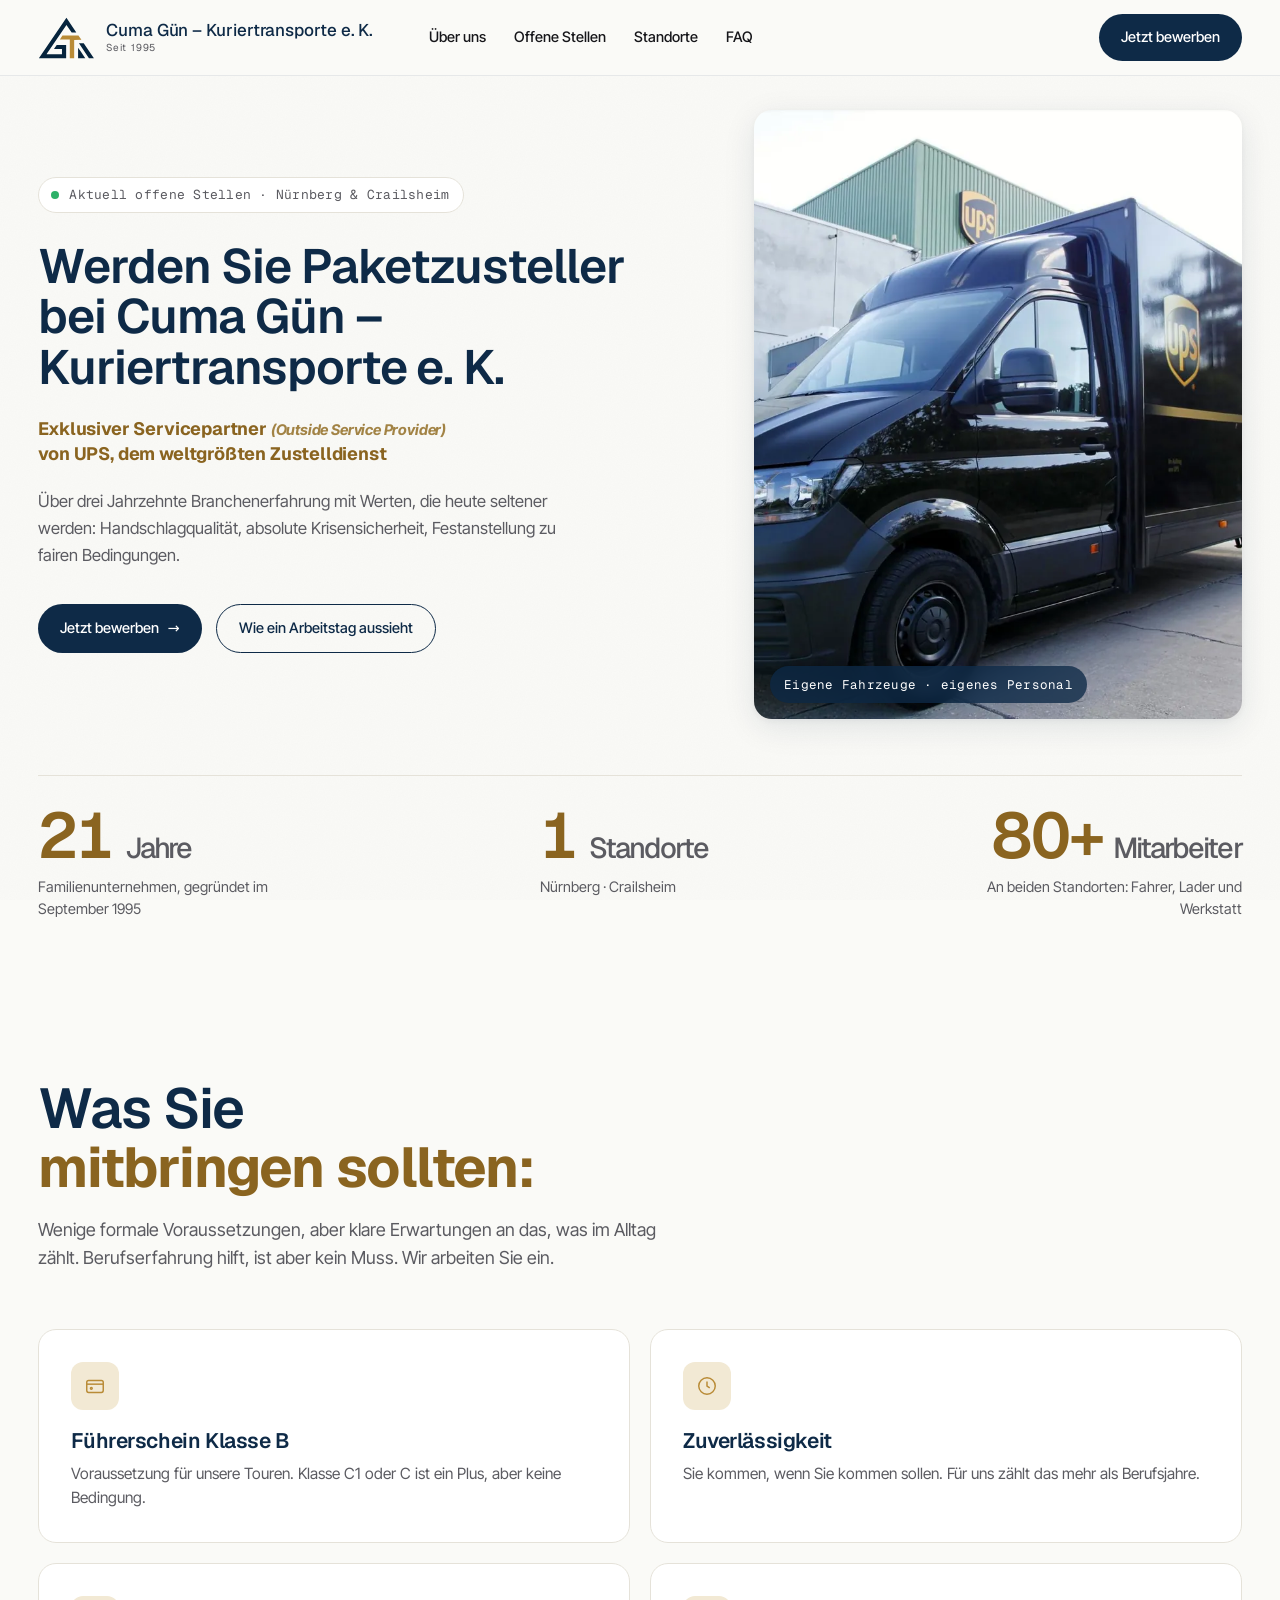
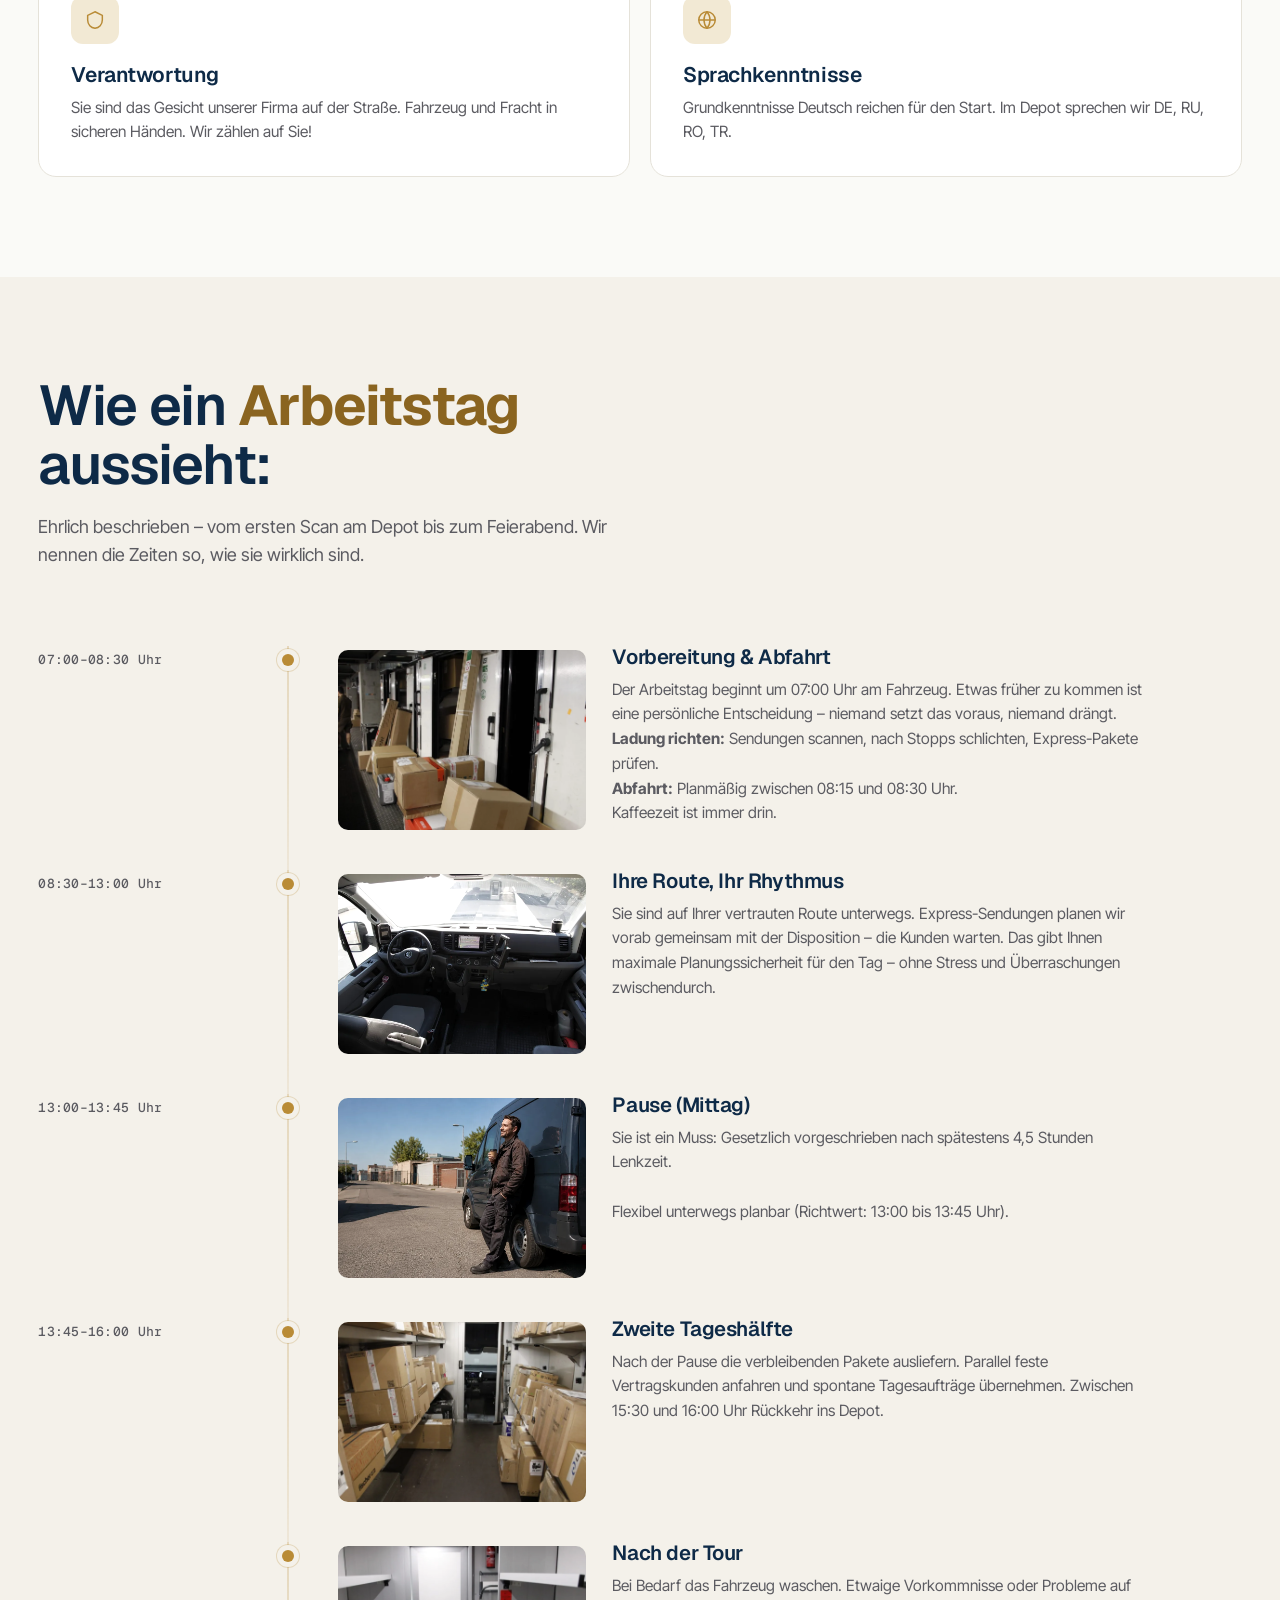
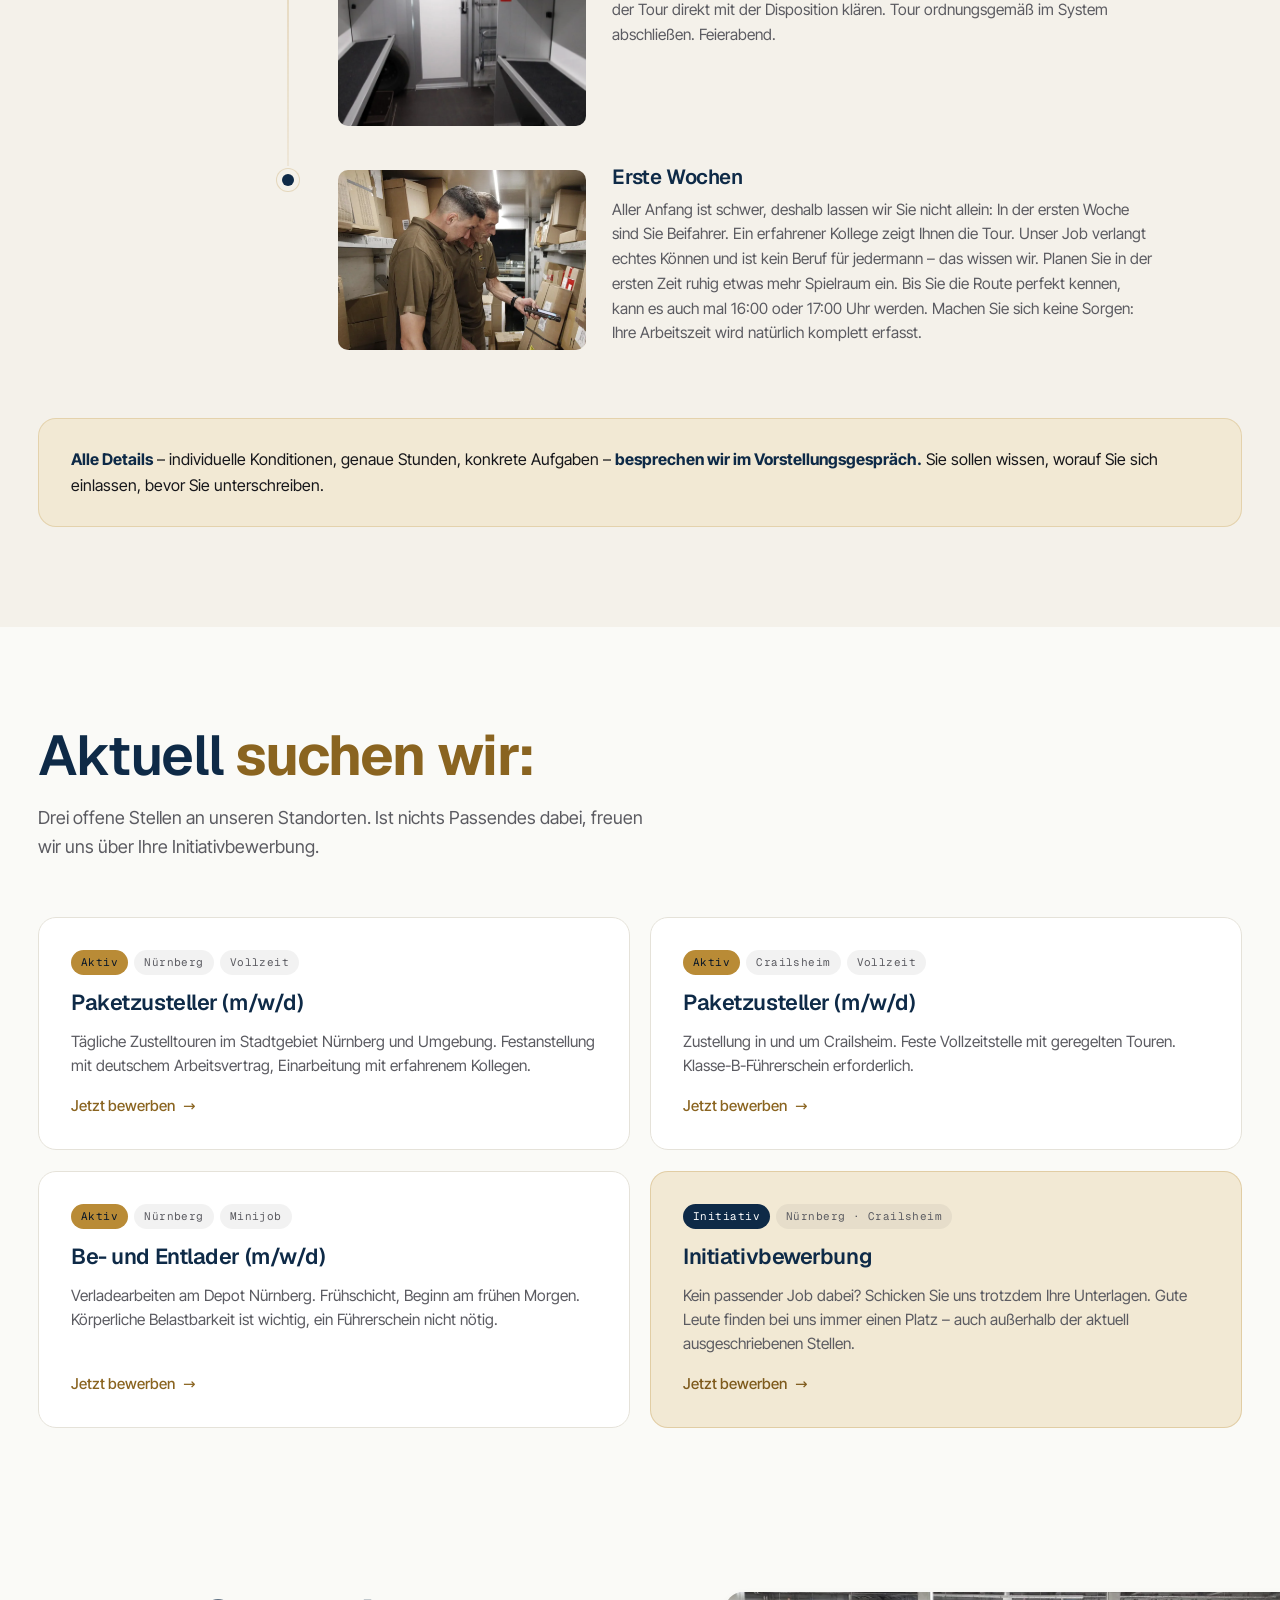
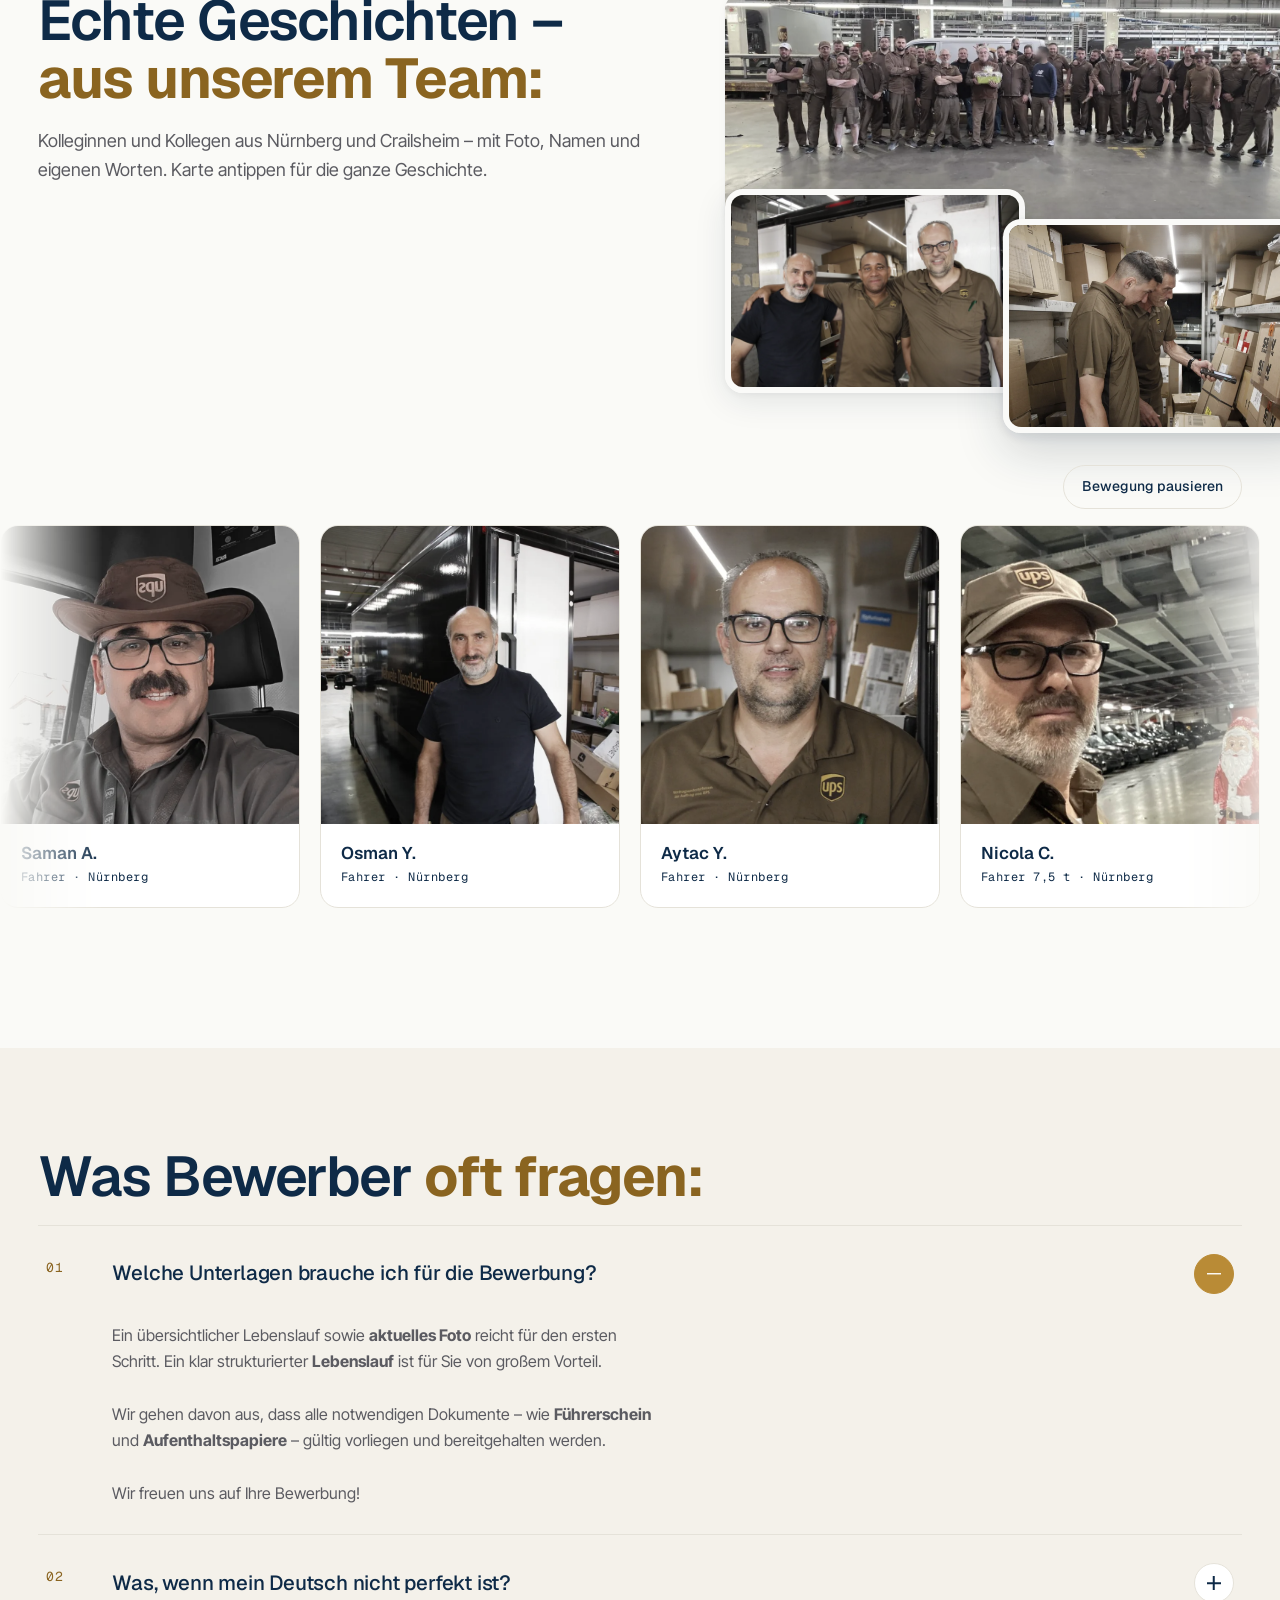
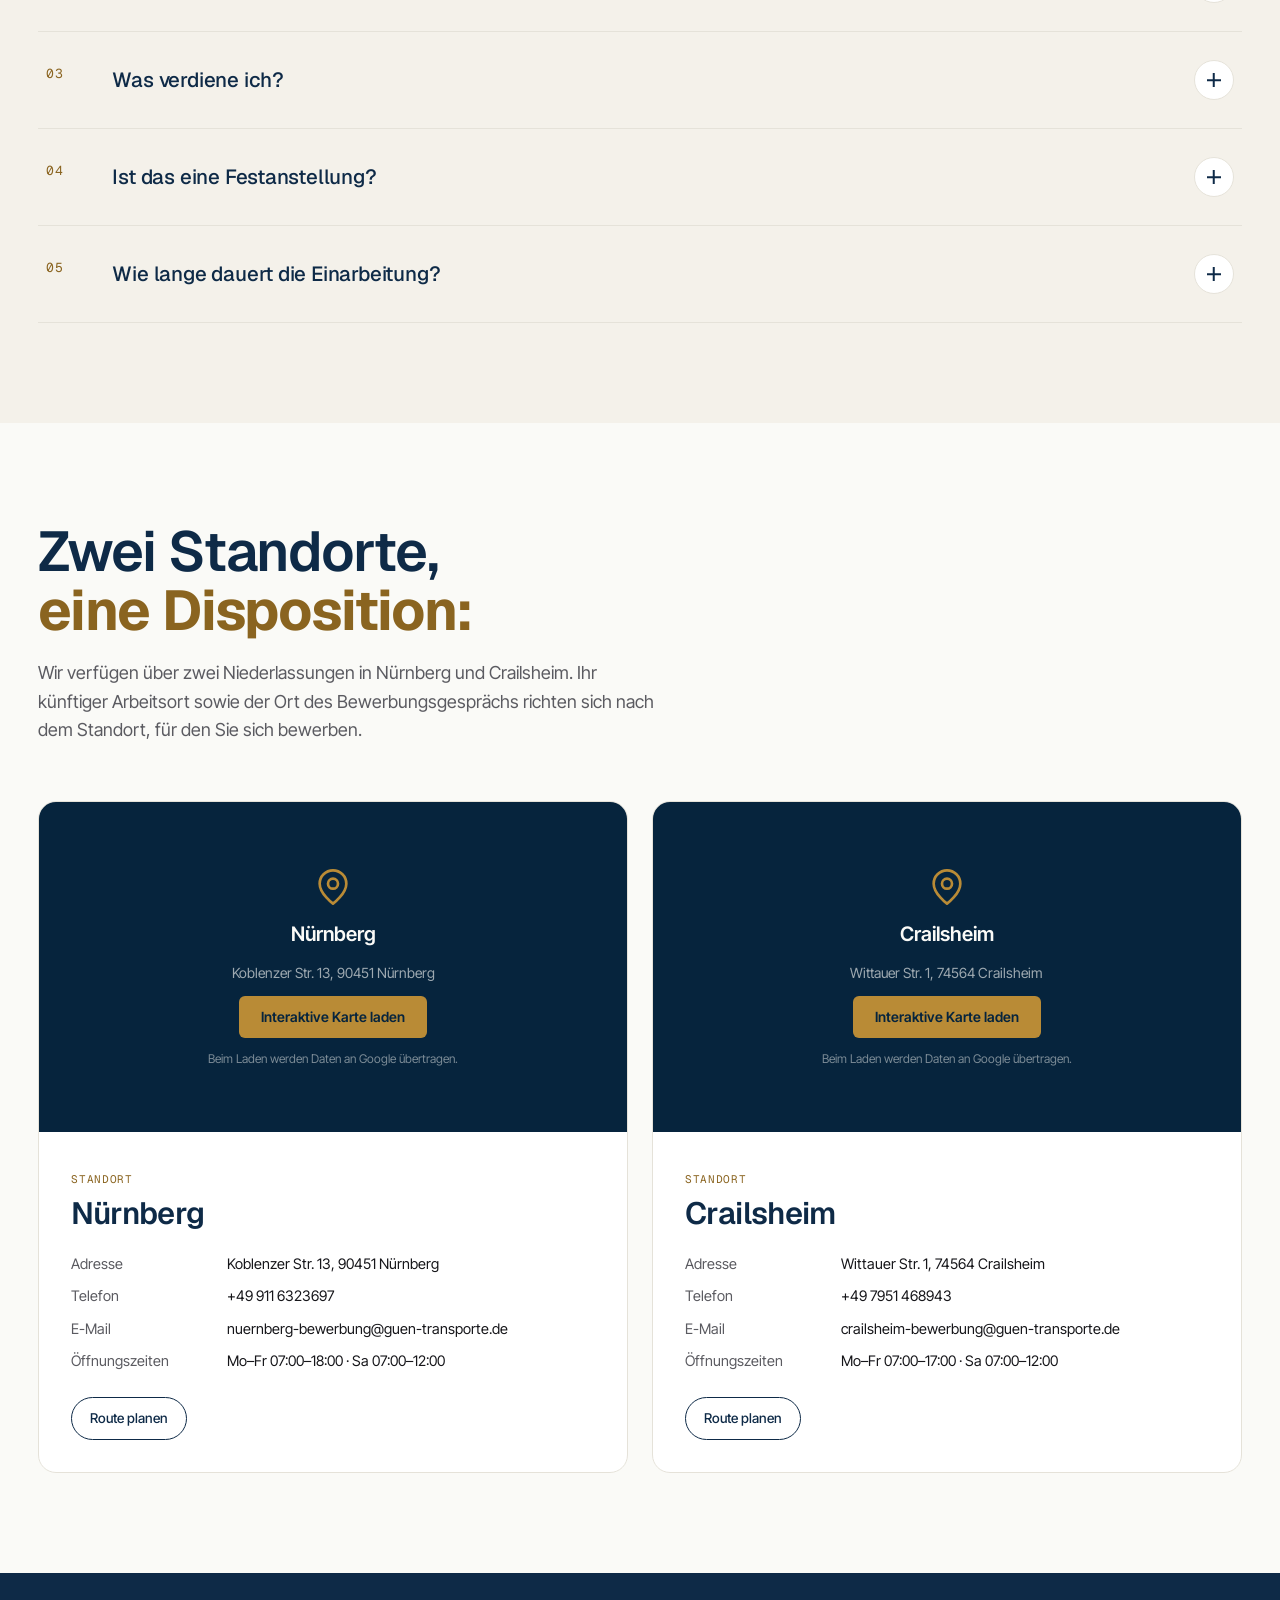
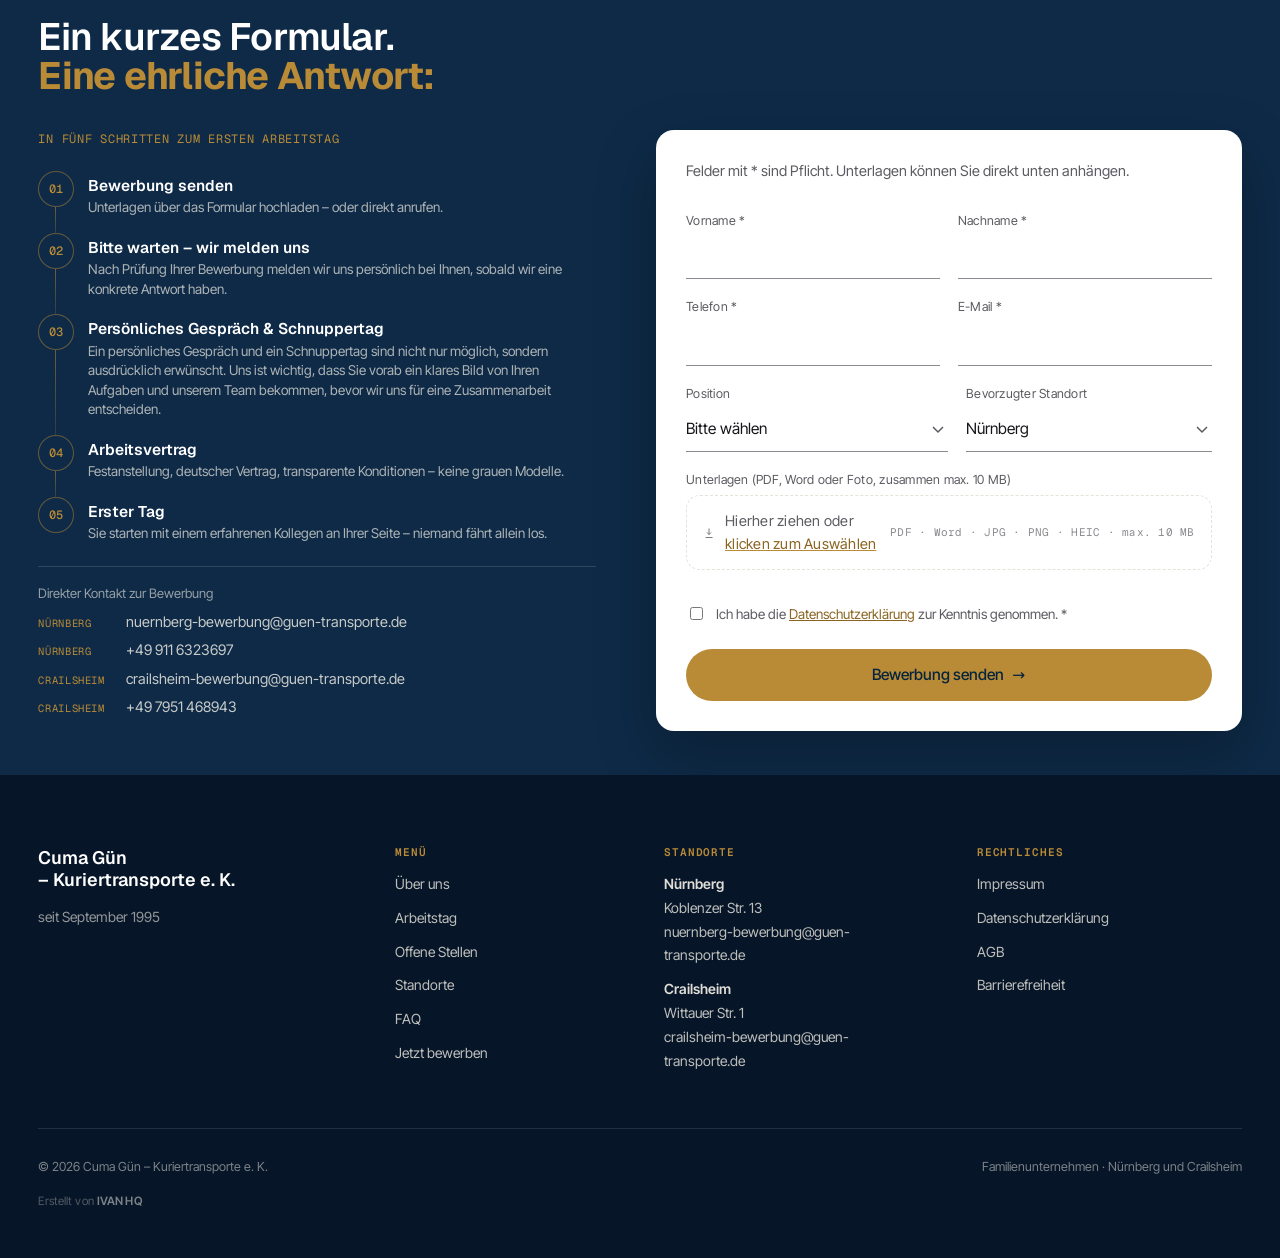
<file: index.html>
<!DOCTYPE html>
<html lang="de">
<head>
<meta charset="UTF-8" />
<meta name="viewport" content="width=device-width, initial-scale=1.0" />
<title>Karriere · Cuma Gün – Kuriertransporte e. K.</title>
<meta name="description" content="Paketzusteller werden bei Cuma Gün – Kuriertransporte e. K. – Familienunternehmen seit September 1995, im Auftrag von United Parcel Service. Standorte Nürnberg und Crailsheim." />

<!-- OpenGraph -->
<meta property="og:title" content="Karriere · Cuma Gün – Kuriertransporte e. K." />
<meta property="og:description" content="Werden Sie Paketzusteller bei einem familiengeführten Logistikbetrieb mit über 30 Jahren Erfahrung – im Auftrag von United Parcel Service." />
<meta property="og:type" content="website" />
<!-- Domain-bound URLs (keep together — change all three, plus robots.txt and sitemap.xml, on a domain move) -->
<meta property="og:url" content="https://www.guen-transporte.de/" />
<link rel="canonical" href="https://www.guen-transporte.de/" />
<meta property="og:image" content="https://www.guen-transporte.de/images/og-image.jpg" />
<meta property="og:image:width" content="1200" />
<meta property="og:image:height" content="630" />
<meta property="og:image:alt" content="Schwarzer UPS-Transporter von Cuma Gün – Kuriertransporte e. K." />
<meta name="twitter:card" content="summary_large_image" />

<link rel="icon" href="data:image/svg+xml,%3Csvg%20xmlns%3D%22http%3A%2F%2Fwww.w3.org%2F2000%2Fsvg%22%20viewBox%3D%22110%20134%20925%20685%22%3E%3Cpath%20d%3D%22M%20764%20637%20L%20764%20806%20L%20881%20805%20L%20808%20697%20Z%20M%20778%20563%20L%20941%20806%20L%201022%20806%20L%20856%20562%20Z%20M%20574%20148%20L%20571%20149%20L%20124%20806%20L%20569%20806%20L%20569%20591%20L%20415%20591%20L%20371%20655%20L%20501%20656%20L%20501%20740%20L%20252%20741%20L%20251%20738%20L%20574%20264%20L%20659%20387%20L%20735%20387%20Z%22%20fill%3D%22%2306243D%22%20fill-rule%3D%22evenodd%22%2F%3E%3Cpath%20d%3D%22M%20509%20436%20L%20467%20499%20L%20629%20500%20L%20629%20806%20L%20700%20806%20L%20700%20508%20L%20818%20507%20L%20818%20505%20L%20770%20436%20Z%22%20fill%3D%22%23b98b36%22%20fill-rule%3D%22evenodd%22%2F%3E%3C%2Fsvg%3E" />

<!-- Fonts: Geist + Inter Tight + Geist Mono -->
<link rel="preload" href="fonts/InterTight-Variable.woff2" as="font" type="font/woff2" crossorigin>
<link rel="preload" href="fonts/Geist-Variable.woff2" as="font" type="font/woff2" crossorigin>
<link rel="stylesheet" href="fonts/fonts.css?v=20261007">

<!-- JSON-LD -->
<script type="application/ld+json">
{
  "@context": "https://schema.org",
  "@type": "LocalBusiness",
  "name": "Cuma Gün – Kuriertransporte e. K.",
  "foundingDate": "1995-09",
  "email": "nuernberg-bewerbung@guen-transporte.de",
  "telephone": "+49 911 6323697",
  "location": [
    {
      "@type": "Place",
      "name": "Standort Nürnberg",
      "address": {
        "@type": "PostalAddress",
        "streetAddress": "Koblenzer Str. 13",
        "postalCode": "90451",
        "addressLocality": "Nürnberg",
        "addressCountry": "DE"
      },
      "openingHoursSpecification": [
        { "@type": "OpeningHoursSpecification", "dayOfWeek": ["Monday","Tuesday","Wednesday","Thursday","Friday"], "opens": "07:00", "closes": "18:00" },
        { "@type": "OpeningHoursSpecification", "dayOfWeek": "Saturday", "opens": "07:00", "closes": "12:00" }
      ]
    },
    {
      "@type": "Place",
      "name": "Standort Crailsheim",
      "address": {
        "@type": "PostalAddress",
        "streetAddress": "Wittauer Str. 1",
        "postalCode": "74564",
        "addressLocality": "Crailsheim",
        "addressCountry": "DE"
      }
    }
  ],
  "contactPoint": {
    "@type": "ContactPoint",
    "contactType": "recruitment",
    "email": "crailsheim-bewerbung@guen-transporte.de",
    "areaServed": "Crailsheim"
  }
}
</script>

<style>
/* ===== Reset & base ===== */
*, *::before, *::after { box-sizing: border-box; }
html { scroll-behavior: smooth; }
body {
  margin: 0;
  font-family: "Inter Tight", system-ui, -apple-system, "Segoe UI", sans-serif;
  font-size: 17px;
  line-height: 1.55;
  color: #16161A;
  background: #FAFAF7;
  -webkit-font-smoothing: antialiased;
  text-rendering: optimizeLegibility;
  overflow-x: clip;
}

/* Subtle paper texture */
body::before {
  content: "";
  position: fixed; inset: 0;
  pointer-events: none;
  opacity: 0.035;
  z-index: 1;
  background-image: url("data:image/svg+xml;utf8,<svg xmlns='http://www.w3.org/2000/svg' width='180' height='180'><filter id='n'><feTurbulence type='fractalNoise' baseFrequency='0.85' numOctaves='2' stitchTiles='stitch'/><feColorMatrix values='0 0 0 0 0  0 0 0 0 0  0 0 0 0 0  0 0 0 0.4 0'/></filter><rect width='100%' height='100%' filter='url(%23n)'/></svg>");
}

img { max-width: 100%; display: block; }
a { color: inherit; text-decoration: none; }
button { font: inherit; cursor: pointer; border: 0; background: transparent; color: inherit; }
input, select, textarea { font: inherit; color: inherit; }

h1, h2, h3, h4, h5 {
  font-family: "Geist", system-ui, sans-serif;
  font-weight: 600;
  line-height: 1.05;
  letter-spacing: -0.02em;
  margin: 0;
  color: #0E2A47;
  text-wrap: balance;
}

.mono {
  font-family: "Geist Mono", ui-monospace, "SF Mono", Consolas, monospace;
  font-feature-settings: "ss01", "ss02";
}

:root {
  --navy: #0E2A47;
  --navy-deep: #061528;
  --bronze: #B98B36;
  --bronze-text: #8A6420; /* Bronze als Schrift auf hellem Grund (Kontrast ≥ 4,5). Alter Ton: #B98B36 */
  --bronze-soft: #F2E9D4;
  --bg: #FAFAF7;
  --surface: #FFFFFF;
  --beige: #F4F1EA;
  --ink: #16161A;
  --ink-muted: #5B5B61;
  --line: #E5E2D9;
  --dark-text: #F2EFE5;
  --radius: 18px;
  --shadow-sm: 0 1px 2px rgba(14,42,71,0.06), 0 2px 8px rgba(14,42,71,0.04);
  --shadow-md: 0 8px 32px rgba(14,42,71,0.10), 0 2px 8px rgba(14,42,71,0.05);
}

.container {
  width: 100%;
  max-width: 1280px;
  margin: 0 auto;
  padding: 0 clamp(20px, 3vw, 40px);
  position: relative;
  z-index: 2;
}

@media (max-width: 768px) {
  .container { padding: 0 20px; }
  body { font-size: 16px; }
}

section { padding: 100px 0; position: relative; }
.hero { padding: 110px 0 60px !important; }
@media (max-width: 768px) { section { padding: 64px 0; } .hero { padding: 90px 0 50px !important; } }
/* Sprungziel aus dem Menü: Überschrift 24px unter der Kopfzeile (76px).
   scroll-margin-top = 76 + 24 − Abstand oben des Abschnitts. */
section[id] { scroll-margin-top: 0; }
@media (max-width: 768px) { section[id] { scroll-margin-top: 36px; } }

.section-kicker {
  font-family: "Geist Mono", ui-monospace, "SF Mono", Consolas, monospace;
  font-size: 13px;
  letter-spacing: 0.06em;
  color: var(--bronze);
  text-transform: uppercase;
  margin-bottom: 20px;
}

.section-h2 {
  font-size: clamp(34px, 4.5vw, 56px);
  margin-bottom: 18px;
  max-width: 18ch;
}
.section-h2 .em {
  font-style: normal;
  color: var(--bronze);
  font-weight: 700;
}
.section-h2 .em::after { display: none; }

.section-lede {
  font-size: clamp(17px, 1.4vw, 19px);
  color: var(--ink-muted);
  max-width: 62ch;
  margin: 0 0 56px;
  line-height: 1.6;
}

.section--dark { background: var(--navy); color: var(--dark-text); }
.section--dark h2, .section--dark h3 { color: #fff; }
.section--dark .section-lede { color: rgba(242,239,229,0.78); }
.section--dark .section-kicker { color: var(--bronze); }

.section--beige { background: var(--beige); }

/* Reveal */
.reveal { opacity: 0; transform: translateY(24px); transition: opacity 0.8s ease, transform 0.8s cubic-bezier(.2,.7,.2,1); }
.reveal.in { opacity: 1; transform: none; }

/* ============== HEADER ============== */
.header {
  position: fixed; top: 0; left: 0; right: 0;
  height: 76px;
  z-index: 150;
  display: flex; align-items: center;
  transition: box-shadow 0.3s, border-color 0.3s;
  background: #FAFAF7;
  border-bottom: 1px solid rgba(6,36,61,0.08);
}
.header.scrolled {
  border-bottom-color: rgba(6,36,61,0.08);
  box-shadow: 0 1px 12px rgba(6,36,61,0.06);
}
.header__inner {
  display: flex; align-items: center; gap: 32px;
  width: 100%;
}
.brand {
  display: flex; flex-direction: row; align-items: center; gap: 11px;
  font-family: "Geist", system-ui, sans-serif;
  min-width: 0;
}
.brand__logo {
  height: 42px; width: auto;
  display: block;
  flex-shrink: 0;
}
.brand__text {
  display: flex; flex-direction: column; line-height: 1; gap: 4px;
  min-width: 0;
}
@media (max-width: 430px) {
  .brand__sub { display: none; }
  .brand__name { font-size: 13.5px; }
}
.brand__name {
  font-weight: 500;
  font-size: 17px;
  color: #0e2a47;
  letter-spacing: -0.005em;
  white-space: nowrap;
  overflow: hidden;
  text-overflow: ellipsis;
}
.brand__sub {
  font-size: 10px;
  letter-spacing: 0.08em;
  color: var(--ink-muted);
  white-space: nowrap;
}
.brand__co { color: inherit; font-weight: inherit; }

.nav { display: flex; gap: 28px; margin-left: 24px; }
.nav a {
  font-size: 14.5px;
  font-weight: 500;
  color: var(--ink);
  position: relative;
  padding: 6px 0;
}
.nav a:hover { color: var(--bronze); }

.header__right { margin-left: auto; display: flex; align-items: center; gap: 18px; flex-shrink: 0; }


.header__phone {
  font-size: 14px; font-weight: 500; color: var(--ink);
  display: flex; align-items: center; gap: 6px;
}
.header__phone:hover { color: var(--bronze); }

.btn {
  display: inline-flex; align-items: center; gap: 8px;
  padding: 12px 22px;
  border-radius: 999px;
  font-weight: 500; font-size: 14.5px;
  font-family: "Inter Tight", system-ui, -apple-system, "Segoe UI", sans-serif;
  transition: all 0.25s cubic-bezier(.2,.7,.2,1);
  cursor: pointer;
  white-space: nowrap;
}
.btn--primary { background: var(--navy); color: #fff; position: relative; overflow: visible; }
.btn--primary:hover { background: #163759; transform: translateY(-1px); box-shadow: 0 8px 20px rgba(14,42,71,0.18); }
.btn--primary::before {
  content: "";
  position: absolute; inset: 0;
  border-radius: inherit;
  box-shadow: 0 0 0 0 rgba(14,42,71,0.45);
  animation: btnPulse 2.2s ease-out infinite;
  pointer-events: none;
}
@keyframes btnPulse {
  0% { box-shadow: 0 0 0 0 rgba(14,42,71,0.45); }
  70% { box-shadow: 0 0 0 14px rgba(14,42,71,0); }
  100% { box-shadow: 0 0 0 0 rgba(14,42,71,0); }
}
.btn--bronze { background: #B98B36; color: #06243D; }
.btn--bronze:hover { background: #a47a2c; transform: translateY(-1px); box-shadow: 0 8px 20px rgba(185,139,54,0.3); }
.btn--ghost { background: transparent; color: var(--navy); border: 1px solid var(--navy); }
.btn--ghost:hover { background: var(--navy); color: #fff; }
.btn--ghost-light { background: transparent; color: #fff; border: 1px solid rgba(242,239,229,0.4); }
.btn--ghost-light:hover { background: #fff; color: var(--navy); border-color: #fff; }
.btn .arrow { display: inline-block; transition: transform 0.25s; }
.btn:hover .arrow { transform: translateX(3px); }

.burger { display: none; width: 44px; height: 44px; align-items: center; justify-content: center; flex-shrink: 0; margin-right: -8px; }
.burger span { display: block; width: 22px; height: 2px; background: var(--ink); position: relative; }
.burger span::before, .burger span::after { content:""; position: absolute; left: 0; width: 100%; height: 2px; background: var(--ink); }
.burger span::before { top: -7px; }
.burger span::after { top: 7px; }

/* Single header breakpoint: below 1150px the header collapses to a burger panel */
@media (max-width: 1149.98px) {
  .nav { display: none; }
  .header__phone { display: none; }
  .header__cta { display: none; }
  .burger { display: flex; }
  .header__right { gap: 10px; }
}
@media (max-width: 430px) {
  .header__right { gap: 6px; }
}

/* Mobile nav panel */
.mobile-nav {
  position: fixed; inset: 0;
  background: #FAFAF7;
  z-index: 200;
  padding: 24px clamp(20px, 5vw, 40px) 40px;
  display: none;
  flex-direction: column;
  gap: 8px;
  overflow-y: auto;
  overscroll-behavior: contain;
}
.mobile-nav.open { display: flex; }
@media (min-width: 1150px) { .mobile-nav.open { display: none; } }
.mobile-nav__top { display: flex; align-items: center; justify-content: flex-end; min-height: 44px; margin-bottom: 12px; }
.mnav-close {
  width: 44px; height: 44px; flex-shrink: 0;
  display: flex; align-items: center; justify-content: center;
  border-radius: 999px; border: 1px solid var(--line); background: var(--surface);
  color: var(--navy); cursor: pointer;
}
.mnav-close::before, .mnav-close::after { content: ""; position: absolute; width: 18px; height: 2px; background: currentColor; }
.mnav-close { position: relative; }
.mnav-close::before { transform: rotate(45deg); }
.mnav-close::after { transform: rotate(-45deg); }
.mobile-nav__links { display: flex; flex-direction: column; gap: 4px; }
.mobile-nav__links a {
  font-size: clamp(20px, 5.5vw, 24px);
  font-family: "Geist", system-ui, sans-serif;
  font-weight: 500; color: var(--navy);
  padding: 12px 0; min-height: 44px; display: flex; align-items: center;
  border-bottom: 1px solid var(--line);
}
.mobile-nav__tel {
  font-family: "Geist Mono", ui-monospace, "SF Mono", Consolas, monospace;
  font-size: 16px; color: var(--ink-muted);
  min-height: 44px; display: flex; align-items: center; margin-top: 8px;
}
.mobile-nav .mobile-cta { margin-top: 24px; color: #fff; justify-content: center; min-height: 52px; align-self: flex-start; }

/* ============== HERO ============== */
.hero {
  padding: 110px 0 60px;
  position: relative;
}
.hero__grid {
  display: grid;
  grid-template-columns: minmax(0, 1.15fr) minmax(0, 0.85fr);
  gap: 56px;
  align-items: center;
}
@media (max-width: 1100px) {
  .hero__grid { grid-template-columns: minmax(0, 1.1fr) minmax(0, 0.9fr); gap: 40px; }
}
@media (max-width: 1140px) {
  .hero__grid { grid-template-columns: 1fr; gap: 40px; }
  .hero { padding: 120px 0 60px; }
  .hero__photo-wrap { max-width: 560px; }
}


/* New hero text lines */
.hero__ups {
  font-family: "Geist", system-ui, sans-serif;
  font-style: normal;
  font-weight: 700;
  font-size: 18px;
  color: var(--bronze);
  text-decoration: none;
  white-space: normal;
  text-wrap: pretty;
  margin: -2px 0 22px;
  max-width: 27em;
  line-height: 1.4;
  letter-spacing: -0.01em;
}
.hero__ups-osp {
  font-size: 0.82em;
  font-style: italic;
  font-family: "Inter Tight", system-ui, -apple-system, "Segoe UI", sans-serif;
  font-synthesis: style;
  color: color-mix(in oklch, var(--bronze) 72%, #6f6a5c);
}
/* Below the two-column breakpoint the line may wrap / scale down – never overflow */
@media (max-width: 1140px) {
  .hero__ups { font-size: clamp(15.5px, 4.2vw, 18px); }
}
.hero__sub {
  font-family: "Geist", system-ui, sans-serif;
  font-size: clamp(19px, 1.9vw, 25px);
  color: var(--bronze);
  font-weight: 500;
  margin: 0 0 26px;
  letter-spacing: -0.01em;
}

.hero__eyebrow {
  display: inline-flex; align-items: center; gap: 10px;
  padding: 7px 14px 7px 12px;
  border: 1px solid var(--line);
  border-radius: 999px;
  background: var(--surface);
  font-size: 13px;
  font-family: "Geist Mono", ui-monospace, "SF Mono", Consolas, monospace;
  letter-spacing: 0.02em;
  color: var(--ink-muted);
  margin-bottom: 28px;
}
.hero__eyebrow .dot {
  width: 8px; height: 8px; border-radius: 50%;
  background: #2db168;
  box-shadow: 0 0 0 0 rgba(45,177,104,0.5);
  animation: pulseDot 2s ease-out infinite;
}
@keyframes pulseDot {
  0% { box-shadow: 0 0 0 0 rgba(45,177,104,0.6); }
  70% { box-shadow: 0 0 0 12px rgba(45,177,104,0); }
  100% { box-shadow: 0 0 0 0 rgba(45,177,104,0); }
}

.hero h1 {
  font-size: clamp(34px, 4.4vw, 48px);
  letter-spacing: -0.022em;
  margin-bottom: 26px;
}
.hero h1 .bronze {
  color: var(--bronze);
  font-style: normal;
}

.hero__lede {
  font-size: clamp(16px, 1.3vw, 18px);
  color: var(--ink-muted);
  margin: 0 0 36px;
  max-width: 52ch;
  line-height: 1.6;
  text-align: left;
}

.hero__cta { display: flex; gap: 14px; flex-wrap: wrap; }

.hero__photo-wrap {
  position: relative;
  border-radius: var(--radius);
  overflow: hidden;
  aspect-ratio: 4/5;
  background: var(--beige);
  box-shadow: var(--shadow-md);
}
.hero__photo {
  width: 100%; height: 100%;
  object-fit: cover;
  animation: kenBurns 20s ease-in-out infinite alternate;
}
@keyframes kenBurns {
  0% { transform: scale(1.0) translate(0,0); }
  100% { transform: scale(1.04) translate(-1%, -1%); }
}
.hero__caption {
  position: absolute;
  bottom: 16px; left: 16px;
  padding: 9px 14px;
  border-radius: 999px;
  background: rgba(14,42,71,0.78);
  backdrop-filter: blur(8px);
  -webkit-backdrop-filter: blur(8px);
  color: #fff;
  font-size: 12.5px;
  font-family: "Geist Mono", ui-monospace, "SF Mono", Consolas, monospace;
  letter-spacing: 0.02em;
}

/* Stats strip */
.hero__stats {
  margin-top: 56px;
  padding-top: 28px;
  border-top: 1px solid var(--line);
  display: grid;
  grid-template-columns: repeat(3, 1fr);
  gap: 40px;
}
@media (max-width: 768px) {
  .hero__stats { grid-template-columns: 1fr; gap: 28px; margin-top: 40px; }
}
@media (min-width: 769px) {
  .hero__stats { display: flex; justify-content: space-between; align-items: flex-start; gap: 40px; }
  .hero__stats .stat { flex: 0 1 auto; max-width: 340px; }
  .hero__stats .stat:last-child { text-align: right; }
  .hero__stats .stat:last-child .stat__num { justify-content: flex-end; }
  .hero__stats .stat:last-child .stat__label { margin-left: auto; }
}
.stat__num {
  font-family: "Geist", system-ui, sans-serif;
  font-size: clamp(48px, 5vw, 64px);
  font-weight: 600;
  color: var(--navy);
  letter-spacing: -0.03em;
  line-height: 1;
  margin-bottom: 8px;
  display: flex;
  align-items: baseline;
  gap: 4px;
}
.stat__num .accent { color: var(--bronze); white-space: nowrap; font-variant-numeric: tabular-nums; }
.stat__num .unit { font-size: 0.45em; color: var(--ink-muted); font-weight: 500; margin-left: 6px; }
.stat__label {
  font-size: 14.5px;
  color: var(--ink-muted);
  max-width: 32ch;
  line-height: 1.5;
}

.sticky-apply {
  position: fixed;
  bottom: 24px; right: 24px;
  z-index: 90;
  padding: 14px 22px;
  font-size: 14.5px;
  font-weight: 500;
  background: var(--bronze);
  color: #fff;
  box-shadow: 0 12px 32px rgba(185,139,54,0.35);
  display: inline-flex; align-items: center; gap: 8px;
  border-radius: 999px;
  overflow: visible;
  position: fixed;
}
.sticky-apply::before {
  content: "";
  position: absolute; inset: 0;
  border-radius: inherit;
  box-shadow: 0 0 0 0 rgba(185,139,54,0.45);
  animation: stickyPulse 2.2s ease-out infinite;
  pointer-events: none;
}
@keyframes stickyPulse {
  0%   { box-shadow: 0 0 0 0 rgba(185,139,54,0.45); }
  70%  { box-shadow: 0 0 0 18px rgba(185,139,54,0); }
  100% { box-shadow: 0 0 0 0 rgba(185,139,54,0); }
}
.sticky-apply:hover { transform: translateY(-2px); }
/* Space freed at the end of the page so the sticky CTA never covers content.
   --sticky-clear = button height + its offset from the edge. */
@media (max-width: 1149.98px) {
  :root { --sticky-clear: calc(68px + env(safe-area-inset-bottom)); }
  body .footer { padding-bottom: calc(36px + var(--sticky-clear)); }
}
@media (max-width: 600px) {
  .sticky-apply { bottom: 16px; right: 16px; padding: 12px 18px; font-size: 13.5px; }
}
body .sticky-apply { transition: transform .2s ease, opacity .2s ease; }
@media (max-width: 1149.98px) {
  body .sticky-apply.is-hidden { transform: translateY(calc(100% + 24px)); opacity: 0; pointer-events: none; }
}
body .sticky-apply.is-first-screen {
  transform: translateY(calc(100% + 24px));
  opacity: 0;
  pointer-events: none;
}
@media (prefers-reduced-motion: reduce) { body .sticky-apply { transition: none; } }
/* Never let the CTA glow through an open overlay */
body:has(.empmodal.open) .sticky-apply,
body:has(.legalmodal.open) .sticky-apply,
body:has(.mobile-nav.open) .sticky-apply { display: none; }

/* Demo footnote (small grey text) */
.demo-note {
  display: inline-block;
  font-family: "Geist Mono", ui-monospace, "SF Mono", Consolas, monospace;
  font-size: 11px;
  color: var(--ink-muted);
  letter-spacing: 0.02em;
  opacity: 0.7;
}

</style>
</head>
<body>
<a class="skip-link" href="#main">Zum Inhalt springen</a>

<!-- ============== HEADER ============== -->
<header class="header" id="header">
  <div class="container header__inner">
    <a href="#top" class="brand">
      <svg class="brand__logo" viewBox="110 134 925 685" role="img" aria-label="Cuma Gün – Kuriertransporte e. K. Logo"><path d="M 764 637 L 764 806 L 881 805 L 808 697 Z M 778 563 L 941 806 L 1022 806 L 856 562 Z M 574 148 L 571 149 L 124 806 L 569 806 L 569 591 L 415 591 L 371 655 L 501 656 L 501 740 L 252 741 L 251 738 L 574 264 L 659 387 L 735 387 Z" fill="#06243D" fill-rule="evenodd"></path><path d="M 509 436 L 467 499 L 629 500 L 629 806 L 700 806 L 700 508 L 818 507 L 818 505 L 770 436 Z" fill="#b98b36" fill-rule="evenodd"></path></svg>
      <span class="brand__text">
        <span class="brand__name"><span class="brand__co">Cuma Gün</span><span class="brand__rest"> – Kuriertransporte e. K.</span></span>
        <span class="brand__sub" data-i18n="brand_sub">Seit 1995</span>
      </span>
    </a>
    <nav class="nav">
      <a href="ueber-uns.html" data-i18n="nav_ueber">Über uns</a>
      <a href="#stellen" data-i18n="nav_stellen">Offene Stellen</a>
      <a href="#standorte" data-i18n="nav_standorte">Standorte</a>
      <a href="#faq" data-i18n="nav_faq">FAQ</a>
    </nav>
    <div class="header__right">
      <a href="#bewerbung" class="btn btn--primary header__cta" data-i18n="cta_apply">Jetzt bewerben</a>
      <button class="burger" id="burger" aria-label="Menü öffnen"><span></span></button>
    </div>
  </div>
</header>

<!-- Mobile nav -->
<div class="mobile-nav" id="mobileNav" role="dialog" aria-modal="true" aria-label="Menü" aria-hidden="true">
  <div class="mobile-nav__top">
    <button class="mnav-close" id="mnavClose" aria-label="Menü schließen"></button>
  </div>
  <nav class="mobile-nav__links">
    <a href="ueber-uns.html" data-i18n="nav_ueber">Über uns</a>
    <a href="#stellen" data-i18n="nav_stellen">Offene Stellen</a>
    <a href="#standorte" data-i18n="nav_standorte">Standorte</a>
    <a href="#faq" data-i18n="nav_faq">FAQ</a>
  </nav>
  <a class="mobile-nav__tel" href="tel:+499116323697">+49 911 6323697</a>
  <a href="#bewerbung" class="btn btn--primary mobile-cta" data-i18n="cta_apply">Jetzt bewerben</a>
</div>

<a id="top"></a>

<!-- ============== HERO ============== -->
<main id="main" tabindex="-1">
<section class="hero">
  <div class="container">
    <div class="hero__grid">
      <div class="hero__text">
        <div class="hero__eyebrow">
          <span class="dot"></span>
          <span data-i18n="hero_eyebrow">Aktuell offene Stellen · Nürnberg &amp; Crailsheim</span>
        </div>
        <h1 data-i18n="hero_h1">Werden Sie Paketzusteller bei Cuma&nbsp;Gün – Kuriertransporte&nbsp;e.&nbsp;K.</h1>
        <p class="hero__ups" data-i18n="hero_ups">Exklusiver Servicepartner <span class="hero__ups-osp">(Outside Service Provider)</span> von&nbsp;UPS, dem&nbsp;weltgrößten Zustelldienst</p>
        <p class="hero__lede" data-i18n="hero_lede">Über drei Jahrzehnte Branchenerfahrung mit Werten, die heute seltener werden: Handschlagqualität, absolute Krisensicherheit, Festanstellung zu fairen Bedingungen.</p>
        <div class="hero__cta">
          <a href="#bewerbung" class="btn btn--primary"><span data-i18n="cta_apply_now">Jetzt bewerben</span> <span class="arrow">→</span></a>
          <a href="#arbeitstag" class="btn btn--ghost" data-i18n="cta_day">Wie ein Arbeitstag aussieht</a>
        </div>
      </div>
      <div class="hero__photo-wrap">
        <img class="hero__photo" fetchpriority="high" src="images/ups-crafter.webp" width="1800" height="1200" alt="Schwarzer UPS-Transporter (VW Crafter) von Cuma Gün – Kuriertransporte e. K." />
        <div class="hero__caption" data-i18n="hero_caption">Eigene Fahrzeuge · eigenes Personal</div>
      </div>
    </div>

    <div class="hero__stats" id="heroStats">
      <div class="stat">
        <div class="stat__num"><span class="accent" id="statYears" data-since="1995-09">30</span><span class="unit" data-i18n="stat1_unit">Jahre</span></div>
        <div class="stat__label" data-i18n="stat1_label">Familienunternehmen, gegründet im September 1995</div>
      </div>
      <div class="stat">
        <div class="stat__num"><span class="accent" data-count="2">2</span><span class="unit" data-i18n="stat2_unit">Standorte</span></div>
        <div class="stat__label" data-i18n="stat2_label">Nürnberg · Crailsheim</div>
      </div>
      <div class="stat">
        <div class="stat__num"><span class="accent" data-count="120" data-suffix="+">120+</span><span class="unit" data-i18n="stat3_unit">Mitarbeiter</span></div>
        <div class="stat__label" data-i18n="stat3_label">An beiden Standorten: Fahrer, Lader und Werkstatt</div>
      </div>
    </div>
  </div>
</section>

<!-- ============== 02 ANFORDERUNGEN ============== -->
<section id="anforderungen">
  <div class="container">
    <h2 class="section-h2"><span data-i18n="s2_h2_a">Was Sie </span><span class="em" data-i18n="s2_h2_b">mitbringen sollten</span><span class="em" data-i18n="s2_h2_c">:</span></h2>
    <p class="section-lede" data-i18n="s2_lede">Wenige formale Voraussetzungen, aber klare Erwartungen an das, was im Alltag zählt. Berufserfahrung hilft, ist aber kein Muss. Wir arbeiten Sie ein.</p>

    <div class="req-grid reveal">
      <div class="req-card">
        <div class="req-icon">
          <svg width="22" height="22" viewBox="0 0 24 24" fill="none" stroke="currentColor" stroke-width="1.6"><rect x="3" y="6" width="18" height="13" rx="2"/><path d="M3 10h18"/><circle cx="8" cy="14.5" r="1"/></svg>
        </div>
        <h3 class="req-title" data-i18n="s2_01_title">Führerschein Klasse B</h3>
        <p class="req-desc" data-i18n="s2_01_desc">Voraussetzung für unsere Touren. Klasse C1 oder C ist ein Plus, aber keine Bedingung.</p>
      </div>
      <div class="req-card">
        <div class="req-icon">
          <svg width="22" height="22" viewBox="0 0 24 24" fill="none" stroke="currentColor" stroke-width="1.6"><circle cx="12" cy="12" r="9"/><path d="M12 7v5l3 2"/></svg>
        </div>
        <h3 class="req-title" data-i18n="s2_02_title">Zuverlässigkeit</h3>
        <p class="req-desc" data-i18n="s2_02_desc">Sie kommen, wenn Sie kommen sollen. Für uns zählt das mehr als Berufsjahre.</p>
      </div>
      <div class="req-card">
        <div class="req-icon">
          <svg width="22" height="22" viewBox="0 0 24 24" fill="none" stroke="currentColor" stroke-width="1.6"><path d="M12 3l8 4v5c0 5-3.5 8.5-8 9-4.5-.5-8-4-8-9V7l8-4z"/></svg>
        </div>
        <h3 class="req-title" data-i18n="s2_03_title">Verantwortung</h3>
        <p class="req-desc" data-i18n="s2_03_desc">Sie sind das Gesicht unserer Firma auf der Straße. Fahrzeug und Fracht in sicheren Händen. Wir zählen auf Sie!</p>
      </div>
      <div class="req-card">
        <div class="req-icon">
          <svg width="22" height="22" viewBox="0 0 24 24" fill="none" stroke="currentColor" stroke-width="1.6"><circle cx="12" cy="12" r="9"/><path d="M3 12h18M12 3a14 14 0 0 1 0 18M12 3a14 14 0 0 0 0 18"/></svg>
        </div>
        <h3 class="req-title" data-i18n="s2_04_title">Sprachkenntnisse</h3>
        <p class="req-desc" data-i18n="s2_04_desc">Grundkenntnisse Deutsch reichen für den Start. Im Depot sprechen wir DE, RU, RO, TR.</p>
      </div>
    </div>
  </div>
</section>

<style>
.req-grid {
  display: grid;
  grid-template-columns: repeat(2, 1fr);
  gap: 20px;
}
@media (max-width: 700px) {
  .req-grid { grid-template-columns: 1fr; }
}
.req-card {
  background: var(--surface);
  border: 1px solid var(--line);
  border-radius: var(--radius);
  padding: 32px;
  transition: transform 0.3s, box-shadow 0.3s, border-color 0.3s;
}
.req-card:hover {
  transform: translateY(-2px);
  box-shadow: var(--shadow-md);
  border-color: rgba(185,139,54,0.3);
}
.req-icon {
  width: 48px; height: 48px;
  border-radius: 12px;
  background: var(--bronze-soft);
  color: var(--bronze);
  display: flex; align-items: center; justify-content: center;
  margin-bottom: 20px;
}
.req-title {
  font-size: 21px;
  font-weight: 600;
  margin-bottom: 10px;
  color: var(--navy);
}
.req-desc {
  margin: 0;
  font-size: 15.5px;
  color: var(--ink-muted);
  line-height: 1.55;
}
</style>

<!-- ============== 03 ARBEITSTAG ============== -->
<section id="arbeitstag" class="section--beige">
  <div class="container">
    <h2 class="section-h2"><span data-i18n="s3_h2_a">Wie ein </span><span class="em" data-i18n="s3_h2_b">Arbeitstag</span><span data-i18n="s3_h2_c"> aussieht:</span></h2>
    <p class="section-lede" data-i18n="s3_lede">Ehrlich beschrieben – vom ersten Scan am Depot bis zum Feierabend. Wir nennen die Zeiten so, wie sie wirklich sind.</p>

    <div class="timeline reveal">
      <div class="tl-row">
        <div class="tl-time mono" data-i18n="s3_t2_time">07:00–08:30 Uhr</div>
        <div class="tl-axis"><span class="tl-dot"></span></div>
        <div class="tl-body">
          <h3 class="tl-title" data-i18n="s3_t2_title">Vorbereitung & Abfahrt</h3>
          <p class="tl-desc" data-i18n="s3_t2_desc">Der Arbeitstag beginnt um 07:00 Uhr am Fahrzeug. Etwas früher zu kommen ist eine persönliche Entscheidung – niemand setzt das voraus, niemand drängt.<br><strong>Ladung richten:</strong> Sendungen scannen, nach Stopps schlichten, Express-Pakete prüfen.<br><strong>Abfahrt:</strong> Planmäßig zwischen 08:15 und 08:30 Uhr.<br>Kaffeezeit ist immer drin.</p>
          <div class="tl-photo">
            <img loading="lazy" src="images/at-verladung.webp" width="1067" height="1600" alt="Pakete am Depot, bereit zur Verladung" />
          </div>
        </div>
      </div>
      <div class="tl-row">
        <div class="tl-time mono" data-i18n="s3_t3_time">08:30–13:00 Uhr</div>
        <div class="tl-axis"><span class="tl-dot"></span></div>
        <div class="tl-body">
          <h3 class="tl-title" data-i18n="s3_t3_title">Ihre Route, Ihr Rhythmus</h3>
          <p class="tl-desc" data-i18n="s3_t3_desc">Sie sind auf Ihrer vertrauten Route unterwegs. Express-Sendungen planen wir vorab gemeinsam mit der Disposition – die Kunden warten. Das gibt Ihnen maximale Planungssicherheit für den Tag – ohne Stress und Überraschungen zwischendurch.</p>
          <div class="tl-photo">
            <img loading="lazy" src="images/at-cockpit.webp" width="1600" height="1067" alt="Cockpit eines VW Crafter mit Navigation und Scanner" />
          </div>
        </div>
      </div>
      <div class="tl-row">
        <div class="tl-time mono" data-i18n="s3_t4_time">13:00–13:45 Uhr</div>
        <div class="tl-axis"><span class="tl-dot"></span></div>
        <div class="tl-body">
          <h3 class="tl-title" data-i18n="s3_t4_title">Pause (Mittag)</h3>
          <p class="tl-desc" data-i18n="s3_t4_desc">Sie ist ein Muss: Gesetzlich vorgeschrieben nach spätestens 4,5 Stunden Lenkzeit.<br><br>Flexibel unterwegs planbar (Richtwert: 13:00 bis 13:45 Uhr).</p>
          <div class="tl-photo">
            <img loading="lazy" src="images/at-pause.webp" width="1536" height="1024" alt="Fahrer macht Pause mit Kaffee neben dem Lieferfahrzeug" />
          </div>
        </div>
      </div>
      <div class="tl-row">
        <div class="tl-time mono" data-i18n="s3_t5_time">13:45–16:00 Uhr</div>
        <div class="tl-axis"><span class="tl-dot"></span></div>
        <div class="tl-body">
          <h3 class="tl-title" data-i18n="s3_t5_title">Zweite Tageshälfte</h3>
          <p class="tl-desc" data-i18n="s3_t5_desc">Nach der Pause die verbleibenden Pakete ausliefern. Parallel feste Vertragskunden anfahren und spontane Tagesaufträge übernehmen. Zwischen 15:30 und 16:00 Uhr Rückkehr ins Depot.</p>
          <div class="tl-photo">
            <img loading="lazy" src="images/at-laderaum-beladen.webp" width="1067" height="1600" alt="Beladener Laderaum eines Zustellfahrzeugs" />
          </div>
        </div>
      </div>
      <div class="tl-row">
        <div class="tl-time mono" data-i18n="s3_t6_time"></div>
        <div class="tl-axis"><span class="tl-dot"></span></div>
        <div class="tl-body">
          <h3 class="tl-title" data-i18n="s3_t6_title">Nach der Tour</h3>
          <p class="tl-desc" data-i18n="s3_t6_desc">Bei Bedarf das Fahrzeug waschen. Etwaige Vorkommnisse oder Probleme auf der Tour direkt mit der Disposition klären. Tour ordnungsgemäß im System abschließen. Feierabend.</p>
          <div class="tl-photo">
            <img loading="lazy" src="images/at-laderaum-leer.webp" width="1067" height="1600" alt="Aufgeräumter, leerer Laderaum mit Sackkarre" />
          </div>
        </div>
      </div>
      <div class="tl-row">
        <div class="tl-time mono" data-i18n="s3_t7_time"></div>
        <div class="tl-axis"><span class="tl-dot tl-dot--bronze"></span></div>
        <div class="tl-body">
          <h3 class="tl-title" data-i18n="s3_t7_title">Erste Wochen</h3>
          <p class="tl-desc" data-i18n="s3_t7_desc">Aller Anfang ist schwer, deshalb lassen wir Sie nicht allein: In der ersten Woche sind Sie Beifahrer. Ein erfahrener Kollege zeigt Ihnen die Tour. Unser Job verlangt echtes Können und ist kein Beruf für jedermann – das wissen wir. Planen Sie in der ersten Zeit ruhig etwas mehr Spielraum ein. Bis Sie die Route perfekt kennen, kann es auch mal 16:00 oder 17:00 Uhr werden. Machen Sie sich keine Sorgen: Ihre Arbeitszeit wird natürlich komplett erfasst.</p>
          <div class="tl-photo">
            <img loading="lazy" src="images/at-einarbeitung.webp" width="1600" height="1067" alt="Erfahrener Kollege zeigt einem neuen Mitarbeiter den Scanner im Laderaum" />
          </div>
        </div>
      </div>
    </div>

    <div class="tl-closer">
      <p><strong data-i18n="s3_close_strong">Alle Details</strong><span data-i18n="s3_close_a"> – individuelle Konditionen, genaue Stunden, konkrete Aufgaben – </span><strong data-i18n="s3_close_strong2">besprechen wir im Vorstellungsgespräch.</strong><span data-i18n="s3_close_b"> Sie sollen wissen, worauf Sie sich einlassen, bevor Sie unterschreiben.</span></p>
    </div>
  </div>
</section>

<style>
.timeline { position: relative; }
.tl-row {
  display: grid;
  grid-template-columns: 200px 60px 1fr;
  gap: 20px;
  align-items: flex-start;
  padding: 20px 0;
  position: relative;
}
.tl-row:last-child::after { display: none; }
.tl-time {
  font-size: 13px;
  font-weight: 500;
  color: var(--ink-muted);
  letter-spacing: 0.02em;
  padding-top: 4px;
}
.tl-axis {
  position: relative;
  align-self: stretch;
  display: flex;
  justify-content: center;
  padding-top: 8px;
}
.tl-axis::before {
  content: "";
  position: absolute;
  top: 0; bottom: -40px;
  left: 50%;
  width: 1px;
  background: linear-gradient(to bottom, rgba(185,139,54,0.5), rgba(185,139,54,0.2));
  transform: translateX(-50%);
}
.tl-row:last-child .tl-axis::before { display: none; }
.tl-dot {
  position: relative;
  width: 12px; height: 12px;
  border-radius: 50%;
  background: var(--bronze);
  box-shadow: 0 0 0 5px rgba(244,241,234,1), 0 0 0 6px rgba(185,139,54,0.25);
  z-index: 1;
}
.tl-dot--bronze { background: var(--navy); }
.tl-body {
  display: grid;
  grid-template-columns: 248px 1fr;
  grid-template-areas:
    "photo title"
    "photo desc"
    "photo .";
  grid-template-rows: auto auto 1fr;
  column-gap: 26px;
  row-gap: 0;
  align-items: start;
  align-content: start;
}
.tl-title {
  grid-area: title;
  font-size: clamp(19px, 1.6vw, 22px);
  font-weight: 600;
  color: var(--navy);
  margin: 0 0 10px;
}
.tl-desc {
  grid-area: desc;
  margin: 0;
  font-size: 15.5px;
  color: var(--ink-muted);
  max-width: 60ch;
  line-height: 1.6;
}
.tl-photo {
  grid-area: photo;
  position: relative;
  align-self: start;
  margin-top: 4px;
  width: 100%;
}
.tl-photo img {
  display: block;
  width: 100%;
  height: 180px;
  object-fit: cover;
  border-radius: 10px;
  filter: grayscale(0.12) contrast(1.02);
}
.tl-cap {
  position: absolute;
  right: 8px; bottom: 8px;
  font-family: "Geist Mono", ui-monospace, "SF Mono", Consolas, monospace;
  font-size: 10px;
  letter-spacing: 0.03em;
  color: #fff;
  background: rgba(20,20,26,0.6);
  padding: 3px 7px;
  border-radius: 5px;
}

.tl-closer {
  margin-top: 48px;
  padding: 28px 32px;
  border-radius: var(--radius);
  background: var(--bronze-soft);
  border: 1px solid rgba(185,139,54,0.25);
}
.tl-closer p { margin: 0; font-size: 16px; color: var(--ink); line-height: 1.6; }
.tl-closer strong { color: var(--navy); }

@media (max-width: 768px) {
  .tl-row { grid-template-columns: 32px 1fr; gap: 14px; }
  .tl-time { grid-column: 2; padding-top: 0; font-size: 12px; }
  .tl-axis { grid-column: 1; grid-row: 1 / span 2; padding-top: 4px; }
  .tl-body {
    grid-column: 2;
    grid-template-columns: 1fr;
    grid-template-areas:
      "photo"
      "loc"
      "title"
      "desc";
  }
  .tl-photo { max-width: 360px; margin-top: 0; margin-bottom: 14px; }
  .tl-title { font-size: 19px; }
}
</style>

<!-- ============== 04 OFFENE STELLEN ============== -->
<section id="stellen">
  <div class="container">
    <h2 class="section-h2"><span data-i18n="s4_h2_a">Aktuell </span><span class="em" data-i18n="s4_h2_b">suchen wir</span><span class="em" data-i18n="s4_h2_c">:</span></h2>
    <p class="section-lede" data-i18n="s4_lede">Drei offene Stellen an unseren Standorten. Ist nichts Passendes dabei, freuen wir uns über Ihre Initiativbewerbung.</p>

    <div class="jobs reveal">
      <article class="job" data-position="zusteller-nbg" data-location="Nürnberg">
        <div class="job__tags">
          <span class="tag tag--active" data-i18n="tag_active">Aktiv</span>
          <span class="tag" data-i18n="loc_nbg">Nürnberg</span>
          <span class="tag" data-i18n="tag_full">Vollzeit</span>
        </div>
        <h3 class="job__title" data-i18n="s4_j1_title">Paketzusteller (m/w/d)</h3>
        <p class="job__desc" data-i18n="s4_j1_desc">Tägliche Zustelltouren im Stadtgebiet Nürnberg und Umgebung. Festanstellung mit deutschem Arbeitsvertrag, Einarbeitung mit erfahrenem Kollegen.</p>
        <button class="job__apply"><span data-i18n="cta_apply_arrow">Jetzt bewerben</span> <span class="arrow">→</span></button>
      </article>
      <article class="job" data-position="zusteller-crl" data-location="Crailsheim">
        <div class="job__tags">
          <span class="tag tag--active" data-i18n="tag_active">Aktiv</span>
          <span class="tag" data-i18n="loc_crl">Crailsheim</span>
          <span class="tag" data-i18n="tag_full">Vollzeit</span>
        </div>
        <h3 class="job__title" data-i18n="s4_j2_title">Paketzusteller (m/w/d)</h3>
        <p class="job__desc" data-i18n="s4_j2_desc">Zustellung in und um Crailsheim. Feste Vollzeitstelle mit geregelten Touren. Klasse-B-Führerschein erforderlich.</p>
        <button class="job__apply"><span data-i18n="cta_apply_arrow">Jetzt bewerben</span> <span class="arrow">→</span></button>
      </article>
      <article class="job" data-position="lader-nbg" data-location="Nürnberg">
        <div class="job__tags">
          <span class="tag tag--active" data-i18n="tag_active">Aktiv</span>
          <span class="tag" data-i18n="loc_nbg">Nürnberg</span>
          <span class="tag" data-i18n="tag_mini">Minijob</span>
        </div>
        <h3 class="job__title" data-i18n="s4_j3_title">Be- und Entlader (m/w/d)</h3>
        <p class="job__desc" data-i18n="s4_j3_desc">Verladearbeiten am Depot Nürnberg. Frühschicht, Beginn am frühen Morgen. Körperliche Belastbarkeit ist wichtig, ein Führerschein nicht nötig.</p>
        <button class="job__apply"><span data-i18n="cta_apply_arrow">Jetzt bewerben</span> <span class="arrow">→</span></button>
      </article>
      <article class="job job--initiativ" data-position="initiativ" data-location="">
        <div class="job__tags">
          <span class="tag tag--initiativ" data-i18n="tag_initiativ">Initiativ</span>
          <span class="tag" data-i18n="loc_both">Nürnberg · Crailsheim</span>
        </div>
        <h3 class="job__title" data-i18n="s4_j4_title">Initiativbewerbung</h3>
        <p class="job__desc" data-i18n="s4_j4_desc">Kein passender Job dabei? Schicken Sie uns trotzdem Ihre Unterlagen. Gute Leute finden bei uns immer einen Platz – auch außerhalb der aktuell ausgeschriebenen Stellen.</p>
        <button class="job__apply"><span data-i18n="cta_apply_arrow">Jetzt bewerben</span> <span class="arrow">→</span></button>
      </article>
    </div>
  </div>
</section>

<style>
.jobs {
  display: grid;
  grid-template-columns: repeat(2, 1fr);
  gap: 20px;
}
@media (max-width: 768px) {
  .jobs { grid-template-columns: 1fr; }
}
.job {
  background: var(--surface);
  border: 1px solid var(--line);
  border-radius: var(--radius);
  padding: 32px;
  display: flex; flex-direction: column; gap: 16px;
  transition: transform 0.2s cubic-bezier(.2,.7,.2,1), box-shadow 0.2s, border-color 0.2s;
  transform-style: preserve-3d;
  will-change: transform;
}
.job:hover {
  box-shadow: var(--shadow-md);
  border-color: rgba(185,139,54,0.4);
}
.job--initiativ {
  background: var(--bronze-soft);
  border-color: rgba(185,139,54,0.3);
}
.job__tags { display: flex; gap: 6px; flex-wrap: wrap; }
.tag {
  font-family: "Geist Mono", ui-monospace, "SF Mono", Consolas, monospace;
  font-size: 11px;
  letter-spacing: 0.04em;
  padding: 4px 10px;
  border-radius: 999px;
  background: rgba(91,91,97,0.08);
  color: var(--ink-muted);
}
.tag--active { background: var(--bronze); color: #fff; }
.tag--initiativ { background: var(--navy); color: #fff; }
.job__title {
  font-size: clamp(20px, 1.7vw, 24px);
  font-weight: 600;
  color: var(--navy);
  margin: 0;
}
.job__desc { margin: 0; color: var(--ink-muted); font-size: 15.5px; line-height: 1.55; flex: 1; }
.job__apply {
  align-self: flex-start;
  color: var(--bronze);
  font-weight: 500;
  font-size: 15px;
  display: inline-flex; align-items: center; gap: 8px;
  padding: 0;
}
.job__apply .arrow { transition: transform 0.2s; display: inline-block; }
.job:hover .job__apply .arrow { transform: translateX(6px); }
</style>


<!-- ============== 05 STIMMEN MARQUEE ============== -->
<section id="stimmen">
  <div class="container stimmen__head">
    <div class="stimmen__intro">
      <h2 class="section-h2"><span data-i18n="s5_h2_a">Echte Geschichten – </span><span class="em" data-i18n="s5_h2_b">aus unserem Team</span><span class="em" data-i18n="s5_h2_c">:</span></h2>
      <p class="section-lede" data-i18n="s5_lede">Kolleginnen und Kollegen aus Nürnberg und Crailsheim – mit Foto, Namen und eigenen Worten. Karte antippen für die ganze Geschichte.</p>
    </div>
    <div class="stimmen__gallery">
      <img class="stimmen__shot stimmen__shot--wide" src="images/team/gruppe-team.webp" width="1600" height="640" loading="lazy" alt="Das Team des Standorts Nürnberg" />
      <div class="stimmen__lower">
        <img class="stimmen__shot stimmen__shot--drei" src="images/team/gruppe-drei.webp" width="1400" height="933" loading="lazy" alt="Drei Kollegen am Fahrzeug im Depot Nürnberg" />
        <img class="stimmen__shot stimmen__shot--scan" src="images/team/gruppe-scan.webp" width="1400" height="933" loading="lazy" alt="Zwei Kollegen beim Scannen der Sendungen" />
      </div>
    </div>
  </div>
  <div class="container marquee__controls"><button type="button" class="marquee__pause" id="marqueePause" aria-pressed="false" aria-controls="marquee">Bewegung pausieren</button></div>
  <div class="marquee" id="marquee">
    <div class="marquee__track">
      <!-- 6 cards × 2 for seamless loop -->
      <!-- Will be filled by JS to keep markup short -->
    </div>
  </div>
</section>

<style>
#stimmen { padding-top: 64px; }
.stimmen__head { display: grid; grid-template-columns: minmax(0,1fr) minmax(0,0.82fr); gap: 56px; align-items: start; }
.stimmen__gallery { position: relative; overflow: visible; --bleed: clamp(24px, 6vw, 90px); }
.stimmen__shot { display: block; height: auto; border-radius: var(--radius); filter: grayscale(0.2) saturate(0.85); box-sizing: border-box; }
/* panorama: flattest layer, bleeds past the column toward the viewport edge */
.stimmen__shot--wide { width: calc(100% + var(--bleed)); max-width: none; position: relative; z-index: 1; box-shadow: var(--shadow-sm); }
.stimmen__lower { position: relative; display: flex; align-items: flex-start; margin-top: -40px; }
.stimmen__shot--drei { width: 58%; flex-shrink: 0; position: relative; z-index: 2; border: 6px solid #FAFAF7; box-shadow: var(--shadow-md); }
.stimmen__shot--scan { width: calc(46% + var(--bleed)); flex-shrink: 0; margin-left: -22px; margin-top: 30px; position: relative; z-index: 3; border: 6px solid #FAFAF7; box-shadow: 0 18px 48px rgba(14,42,71,0.18), 0 4px 12px rgba(14,42,71,0.10); }
@media (max-width: 900px) {
  .stimmen__head { grid-template-columns: 1fr; gap: 32px; }
  .stimmen__gallery { --bleed: clamp(20px, 4vw, 40px); }
  .stimmen__lower { margin-top: -20px; }
  .stimmen__shot--scan { margin-top: 15px; margin-left: -11px; }
}
@media (max-width: 700px) {
  .stimmen__gallery { display: flex; flex-direction: column; gap: 14px; --bleed: 0px; }
  .stimmen__shot--wide { width: 100%; }
  .stimmen__lower { display: flex; flex-direction: column; gap: 14px; margin-top: 0; }
  .stimmen__shot--drei, .stimmen__shot--scan { width: 100%; margin: 0; border-width: 0; }
}
.marquee {
  overflow: hidden;
  padding: 44px 0 40px;
  mask-image: linear-gradient(to right, transparent, #000 8%, #000 92%, transparent);
  -webkit-mask-image: linear-gradient(to right, transparent, #000 8%, #000 92%, transparent);
}
.marquee__track {
  display: flex;
  gap: 20px;
  width: max-content;
  animation: marquee 80s linear infinite;
}
.marquee:hover .marquee__track { animation-play-state: paused; }
@keyframes marquee {
  to { transform: translateX(-50%); }
}
.voice {
  width: 300px;
  flex-shrink: 0;
  background: var(--surface);
  border: 1px solid var(--line);
  border-radius: var(--radius);
  overflow: hidden;
  position: relative;
}
.voice__photo {
  width: 100%;
  height: auto;
  aspect-ratio: 1/1;
  object-fit: cover;
  filter: grayscale(0.2) saturate(0.85);
}
.voice__name {
  font-family: 'Geist', system-ui, sans-serif;
  font-weight: 600;
  font-size: 17px;
  color: var(--navy);
  margin-bottom: 2px;
}
.voice__meta {
  padding: 16px 20px;
}
.voice__role {
  font-family: "Geist Mono", ui-monospace, "SF Mono", Consolas, monospace;
  font-size: 12px;
  letter-spacing: 0.04em;
  color: var(--navy);
  margin-bottom: 4px;
}
.voice__loc {
  font-size: 13px;
  color: var(--ink-muted);
}
.voice__badge {
  position: absolute;
  top: 12px; left: 12px;
  background: rgba(14,42,71,0.85);
  color: #fff;
  font-family: "Geist Mono", ui-monospace, "SF Mono", Consolas, monospace;
  font-size: 10px;
  letter-spacing: 0.05em;
  padding: 5px 9px;
  border-radius: 999px;
  backdrop-filter: blur(8px);
}
</style>

<!-- ============== 06 FAQ ============== -->
<section id="faq" class="section--beige">
  <div class="container">
    <h2 class="section-h2"><span data-i18n="s6_h2_a">Was Bewerber </span><span class="em" data-i18n="s6_h2_b">oft fragen</span><span class="em" data-i18n="s6_h2_c">:</span></h2>

    <div class="faq reveal">
      <div class="faq__item open">
        <button class="faq__q" aria-expanded="true" aria-controls="faq-a1">
          <span class="faq__num mono">01</span>
          <span class="faq__text" data-i18n="s6_q1">Welche Unterlagen brauche ich für die Bewerbung?</span>
          <span class="faq__toggle"><span></span><span></span></span>
        </button>
        <div class="faq__a" id="faq-a1"><p data-i18n="s6_a1">Ein übersichtlicher Lebenslauf sowie <strong>aktuelles Foto</strong> reicht für den ersten Schritt. Ein klar strukturierter <strong>Lebenslauf</strong> ist für Sie von großem Vorteil.<br><br>Wir gehen davon aus, dass alle notwendigen Dokumente – wie <strong>Führerschein</strong> und <strong>Aufenthaltspapiere</strong> – gültig vorliegen und bereitgehalten werden.<br><br>Wir freuen uns auf Ihre Bewerbung!</p></div>
      </div>
      <div class="faq__item">
        <button class="faq__q" aria-expanded="false" aria-controls="faq-a2">
          <span class="faq__num mono">02</span>
          <span class="faq__text" data-i18n="s6_q2">Was, wenn mein Deutsch nicht perfekt ist?</span>
          <span class="faq__toggle"><span></span><span></span></span>
        </button>
        <div class="faq__a" id="faq-a2"><p data-i18n="s6_a2">Hauptsache, wir verstehen uns: Für den Start reicht verständliches Deutsch völlig aus. Niemand wird abgewiesen, weil mal ein Wort fehlt.</p></div>
      </div>
      <div class="faq__item">
        <button class="faq__q" aria-expanded="false" aria-controls="faq-a3">
          <span class="faq__num mono">03</span>
          <span class="faq__text" data-i18n="s6_q3">Was verdiene ich?</span>
          <span class="faq__toggle"><span></span><span></span></span>
        </button>
        <div class="faq__a" id="faq-a3"><p data-i18n="s6_a3">Sie erhalten eine Festanstellung mit einem festen, sicheren Monatsgehalt auf Basis einer 40-Stunden-Woche, zuzüglich Spesen. Die Details besprechen wir transparent im persönlichen Gespräch.</p></div>
      </div>
      <div class="faq__item">
        <button class="faq__q" aria-expanded="false" aria-controls="faq-a4">
          <span class="faq__num mono">04</span>
          <span class="faq__text" data-i18n="s6_q4">Ist das eine Festanstellung?</span>
          <span class="faq__toggle"><span></span><span></span></span>
        </button>
        <div class="faq__a" id="faq-a4"><p data-i18n="s6_a4">Ja. Festanstellung mit deutschem Arbeitsvertrag, allen Sozialleistungen und regulärer Lohnabrechnung. Keine Scheinselbstständigkeit, keine grauen Modelle.</p></div>
      </div>
      <div class="faq__item">
        <button class="faq__q" aria-expanded="false" aria-controls="faq-a5">
          <span class="faq__num mono">05</span>
          <span class="faq__text" data-i18n="s6_q6">Wie lange dauert die Einarbeitung?</span>
          <span class="faq__toggle"><span></span><span></span></span>
        </button>
        <div class="faq__a" id="faq-a5"><p data-i18n="s6_a6">In der ersten Woche fahren Sie bei einem Kollegen mit. Danach werden Sie beim selbstständigen Fahren weiterhin tatkräftig unterstützt. So stellen wir sicher, dass unsere Kunden wie gewohnt bestens betreut werden und Sie sich in Ruhe einarbeiten können.</p></div>
      </div>
    </div>
  </div>
</section>

<style>
.faq { display: flex; flex-direction: column; gap: 0; }
.faq__item {
  border-top: 1px solid var(--line);
}
.faq__item:last-child { border-bottom: 1px solid var(--line); }
.faq__q {
  width: 100%;
  display: grid;
  grid-template-columns: 48px 1fr 40px;
  gap: 18px;
  align-items: center;
  padding: 28px 8px;
  text-align: left;
}
.faq__num { color: var(--bronze); font-size: 13px; letter-spacing: 0.04em; padding-top: 4px; align-self: flex-start; }
.faq__text {
  font-family: "Geist", system-ui, sans-serif;
  font-size: clamp(18px, 1.6vw, 22px);
  font-weight: 500;
  color: var(--navy);
  letter-spacing: -0.01em;
  line-height: 1.3;
}
.faq__toggle {
  position: relative;
  width: 40px; height: 40px;
  border-radius: 50%;
  border: 1px solid var(--line);
  background: var(--surface);
  flex-shrink: 0;
  justify-self: end;
  transition: background 0.25s, border-color 0.25s;
}
.faq__toggle span {
  position: absolute;
  top: 50%; left: 50%;
  width: 14px; height: 1.5px;
  background: var(--navy);
  transform: translate(-50%, -50%);
  transition: transform 0.3s, background 0.25s;
}
.faq__toggle span:last-child { transform: translate(-50%, -50%) rotate(90deg); }
.faq__item.open .faq__toggle { background: var(--bronze); border-color: var(--bronze); }
.faq__item.open .faq__toggle span { background: #fff; }
.faq__item.open .faq__toggle span:last-child { transform: translate(-50%, -50%) rotate(0deg); }

.faq__a {
  display: grid;
  grid-template-rows: 0fr;
  transition: grid-template-rows 0.4s cubic-bezier(.2,.7,.2,1);
}
.faq__a > p {
  overflow: hidden;
  margin: 0;
  padding: 0 8px 0 74px;
  color: var(--ink-muted);
  font-size: 16px;
  line-height: 1.65;
  max-width: 70ch;
}
.faq__item.open .faq__a { grid-template-rows: 1fr; }
.faq__item.open .faq__a > p { padding: 0 8px 28px 74px; }

@media (max-width: 700px) {
  .faq__q { grid-template-columns: 32px 1fr 36px; gap: 12px; padding: 22px 4px; }
  .faq__a > p { padding-left: 44px; }
  .faq__item.open .faq__a > p { padding-left: 44px; padding-bottom: 22px; }
}
</style>

<!-- ============== 07 STANDORTE ============== -->
<section id="standorte">
  <div class="container">
    <h2 class="section-h2"><span data-i18n="s7_h2_a">Zwei Standorte, </span><span class="em" data-i18n="s7_h2_b">eine Disposition</span><span class="em" data-i18n="s7_h2_c">:</span></h2>
    <p class="section-lede" data-i18n="s7_lede">Wir verfügen über zwei Niederlassungen in Nürnberg und Crailsheim. Ihr künftiger Arbeitsort sowie der Ort des Bewerbungsgesprächs richten sich nach dem Standort, für den Sie sich bewerben.</p>

    <div class="loc-grid reveal">
      <article class="loc">
        <div class="loc__map">
          <div class="map-consent"><div class="map-consent__cover"><svg class="map-consent__pin" width="40" height="40" viewBox="0 0 24 24" fill="none" stroke="#B98B36" stroke-width="1.6" stroke-linecap="round" stroke-linejoin="round" aria-hidden="true"><path d="M20 10c0 6-8 12-8 12s-8-6-8-12a8 8 0 0 1 16 0z"></path><circle cx="12" cy="10" r="3"></circle></svg><div class="map-consent__city">Nürnberg</div><div class="map-consent__addr">Koblenzer Str. 13, 90451 Nürnberg</div><button type="button" class="map-consent__btn" data-i18n="map_load_btn">Interaktive Karte laden</button><p class="map-consent__hint" data-i18n="map_hint">Beim Laden werden Daten an Google übertragen.</p></div><iframe loading="lazy" referrerpolicy="no-referrer-when-downgrade" data-src="https://maps.google.com/maps?q=Koblenzer%20Str.%2013%2C%2090451%20N%C3%BCrnberg&output=embed" title="Karte Nürnberg" tabindex="-1"></iframe></div>
        </div>
        <div class="loc__body">
          <span class="loc__tag" data-i18n="loc_hq">Standort</span>
          <h3 class="loc__city">Nürnberg</h3>
          <dl class="loc__dl">
            <dt data-i18n="loc_addr">Adresse</dt><dd>Koblenzer Str. 13, 90451 Nürnberg</dd>
            <dt data-i18n="loc_tel">Telefon</dt><dd><a href="tel:+499116323697">+49 911 6323697</a></dd>
            <dt data-i18n="loc_mail">E-Mail</dt><dd><a href="mailto:nuernberg-bewerbung@guen-transporte.de">nuernberg-bewerbung@guen-transporte.de</a></dd>
            <dt data-i18n="loc_hours">Öffnungszeiten</dt><dd data-i18n="loc_hours_nbg">Mo–Fr 07:00–18:00 · Sa 07:00–12:00</dd>
          </dl>
          <div class="loc__cta">
            <a href="https://www.google.com/maps/dir/?api=1&destination=Koblenzer+Str.+13,+90451+N%C3%BCrnberg" target="_blank" rel="noopener" class="btn btn--ghost" style="padding:10px 18px;font-size:13.5px;" data-i18n="loc_route">Route planen</a>
          </div>
        </div>
      </article>

      <article class="loc">
        <div class="loc__map">
          <div class="map-consent"><div class="map-consent__cover"><svg class="map-consent__pin" width="40" height="40" viewBox="0 0 24 24" fill="none" stroke="#B98B36" stroke-width="1.6" stroke-linecap="round" stroke-linejoin="round" aria-hidden="true"><path d="M20 10c0 6-8 12-8 12s-8-6-8-12a8 8 0 0 1 16 0z"></path><circle cx="12" cy="10" r="3"></circle></svg><div class="map-consent__city">Crailsheim</div><div class="map-consent__addr">Wittauer Str. 1, 74564 Crailsheim</div><button type="button" class="map-consent__btn" data-i18n="map_load_btn">Interaktive Karte laden</button><p class="map-consent__hint" data-i18n="map_hint">Beim Laden werden Daten an Google übertragen.</p></div><iframe loading="lazy" referrerpolicy="no-referrer-when-downgrade" data-src="https://maps.google.com/maps?q=Wittauer%20Stra%C3%9Fe%201%2C%2074564%20Crailsheim&output=embed" title="Karte Crailsheim" tabindex="-1"></iframe></div>
        </div>
        <div class="loc__body">
          <span class="loc__tag" data-i18n="loc_branch">Standort</span>
          <h3 class="loc__city">Crailsheim</h3>
          <dl class="loc__dl">
            <dt data-i18n="loc_addr">Adresse</dt><dd>Wittauer Str. 1, 74564 Crailsheim</dd>
            <dt data-i18n="loc_tel">Telefon</dt><dd><a href="tel:+497951468943" data-i18n="loc_tel_crl">+49 7951 468943</a></dd>
            <dt data-i18n="loc_mail">E-Mail</dt><dd><a href="mailto:crailsheim-bewerbung@guen-transporte.de">crailsheim-bewerbung@guen-transporte.de</a></dd>
            <dt data-i18n="loc_hours">Öffnungszeiten</dt><dd data-i18n="loc_hours_crl">Mo–Fr 07:00–17:00 · Sa 07:00–12:00</dd>
          </dl>
          <div class="loc__cta">
            <a href="https://www.google.com/maps/dir/?api=1&destination=Wittauer+Stra%C3%9Fe+1,+74564+Crailsheim" target="_blank" rel="noopener" class="btn btn--ghost" style="padding:10px 18px;font-size:13.5px;" data-i18n="loc_route">Route planen</a>
          </div>
        </div>
      </article>
    </div>
  </div>
</section>

<style>
.loc-grid {
  display: grid; grid-template-columns: repeat(2, 1fr); gap: 24px;
}
@media (max-width: 900px) { .loc-grid { grid-template-columns: 1fr; } }
.loc {
  background: var(--surface);
  border: 1px solid var(--line);
  border-radius: var(--radius);
  overflow: hidden;
  display: flex; flex-direction: column;
}
.loc__map {
  aspect-ratio: 16/9;
  background: var(--beige);
}
.loc__map iframe {
  width: 100%; height: 100%;
  border: 0;
  filter: saturate(0.85) contrast(0.97);
}
.map-consent { position: relative; width: 100%; height: 100%; }
.map-consent__cover {
  position: absolute; inset: 0; z-index: 2;
  background: #06243D;
  display: flex; flex-direction: column; align-items: center; justify-content: center;
  gap: 12px; padding: 24px; text-align: center;
  transition: opacity 200ms ease;
}
.map-consent__cover.is-hiding { opacity: 0; }
.map-consent__city { font-family: 'Inter Tight', system-ui, -apple-system, 'Segoe UI', sans-serif; font-size: 20px; font-weight: 600; color: #FAFAF7; }
.map-consent__addr { font-size: 14px; color: rgba(250,250,247,0.62); }
.map-consent__btn {
  background: #B98B36; color: #06243D; border: 0;
  padding: 10px 22px; border-radius: 6px;
  font-weight: 600; font-size: 14px; cursor: pointer;
  transition: background 160ms ease;
}
.map-consent__btn:hover { background: #C89B46; }
.map-consent__btn:focus-visible { outline: 2px solid #FAFAF7; outline-offset: 3px; }
.map-consent__hint { margin: 0; font-size: 12px; line-height: 1.45; color: rgba(250,250,247,0.48); max-width: 280px; }
.loc__body { padding: 32px; }
.loc__tag {
  display: inline-block;
  font-family: "Geist Mono", ui-monospace, "SF Mono", Consolas, monospace;
  font-size: 11px;
  letter-spacing: 0.06em;
  color: var(--bronze);
  text-transform: uppercase;
  margin-bottom: 8px;
}
.loc__city {
  font-size: clamp(26px, 2.4vw, 32px);
  font-weight: 600;
  margin: 0 0 24px;
  color: var(--navy);
}
.loc__dl {
  display: grid;
  grid-template-columns: 140px 1fr;
  gap: 10px 16px;
  margin: 0 0 24px;
  font-size: 14.5px;
}
.loc__dl dt { color: var(--ink-muted); font-weight: 400; }
.loc__dl dd { margin: 0; color: var(--ink); }
.loc__dl a:hover { color: var(--bronze); }
.loc__cta { display: flex; gap: 16px; align-items: center; flex-wrap: wrap; }
.loc__link { font-weight: 500; color: var(--bronze); display: inline-flex; align-items: center; gap: 6px; }
.loc__link .arrow { display:inline-block; transition: transform 0.2s; }
.loc__link:hover .arrow { transform: translateX(4px); }

@media (max-width: 480px) {
  .loc__dl { grid-template-columns: 1fr; gap: 2px 0; }
  .loc__dl dt { margin-top: 8px; }
}
</style>

<!-- ============== 08 BEWERBUNG ============== -->
<section id="bewerbung" class="section--dark">
  <div class="container">
    <div class="bew-head">
      <h2 class="section-h2"><span data-i18n="s8_h2_a">Ein kurzes Formular. </span><span class="em" data-i18n="s8_h2_b">Eine ehrliche Antwort</span><span class="em" data-i18n="s8_h2_c">:</span></h2>
    </div>

    <div class="bew-grid">
      <div class="bew-left">
        <div class="vsteps__label mono" data-i18n="bew_steps_label">In fünf Schritten zum ersten Arbeitstag</div>
        <ol class="vsteps">
          <li class="vstep">
            <span class="vstep__num mono">01</span>
            <div class="vstep__body">
              <div class="vstep__title" data-i18n="s1_01_title">Bewerbung senden</div>
              <p class="vstep__desc" data-i18n="s1_01_desc">Unterlagen über das Formular hochladen – oder direkt anrufen.</p>
            </div>
          </li>
          <li class="vstep">
            <span class="vstep__num mono">02</span>
            <div class="vstep__body">
              <div class="vstep__title" data-i18n="s1_02_title">Bitte warten – wir melden uns</div>
              <p class="vstep__desc" data-i18n="s1_02_desc">Nach Prüfung Ihrer Bewerbung melden wir uns persönlich bei Ihnen, sobald wir eine konkrete Antwort haben.</p>
            </div>
          </li>
          <li class="vstep">
            <span class="vstep__num mono">03</span>
            <div class="vstep__body">
              <div class="vstep__title" data-i18n="s1_03_title">Persönliches Gespräch &amp; Schnuppertag</div>
              <p class="vstep__desc" data-i18n="s1_03_desc">Ein persönliches Gespräch und ein Schnuppertag sind nicht nur möglich, sondern ausdrücklich erwünscht. Uns ist wichtig, dass Sie vorab ein klares Bild von Ihren Aufgaben und unserem Team bekommen, bevor wir uns für eine Zusammenarbeit entscheiden.</p>
            </div>
          </li>
          <li class="vstep">
            <span class="vstep__num mono">04</span>
            <div class="vstep__body">
              <div class="vstep__title" data-i18n="s1_05_title">Arbeitsvertrag</div>
              <p class="vstep__desc" data-i18n="s1_05_desc">Festanstellung, deutscher Vertrag, transparente Konditionen – keine grauen Modelle.</p>
            </div>
          </li>
          <li class="vstep">
            <span class="vstep__num mono">05</span>
            <div class="vstep__body">
              <div class="vstep__title" data-i18n="s1_06_title">Erster Tag</div>
              <p class="vstep__desc" data-i18n="s1_06_desc">Sie starten mit einem erfahrenen Kollegen an Ihrer Seite – niemand fährt allein los.</p>
            </div>
          </li>
        </ol>

        <div class="bew-contact">
          <div class="bew-contact__label" data-i18n="bew_contact_label">Direkter Kontakt zur Bewerbung</div>
          <a class="bew-contact__mail" href="mailto:nuernberg-bewerbung@guen-transporte.de"><span class="bew-contact__city mono" data-i18n="loc_nbg">Nürnberg</span>nuernberg-bewerbung@guen-transporte.de</a>
          <a class="bew-contact__mail" href="tel:+499116323697"><span class="bew-contact__city mono" data-i18n="loc_nbg">Nürnberg</span>+49 911 6323697</a>
          <a class="bew-contact__mail" href="mailto:crailsheim-bewerbung@guen-transporte.de"><span class="bew-contact__city mono" data-i18n="loc_crl">Crailsheim</span>crailsheim-bewerbung@guen-transporte.de</a>
          <a class="bew-contact__mail" href="tel:+497951468943"><span class="bew-contact__city mono" data-i18n="loc_crl">Crailsheim</span>+49 7951 468943</a>
        </div>
      </div>

      <form class="form-card" id="applyForm" novalidate aria-labelledby="formTitle" action="bewerbung.php" method="post" enctype="multipart/form-data" accept-charset="UTF-8">
        <h3 class="form-title visually-hidden" id="formTitle" data-i18n="form_title">Ihre Bewerbung</h3>
        <p class="form-sub" data-i18n="form_sub">Felder mit * sind Pflicht. Unterlagen können Sie direkt unten anhängen.</p>

        <div class="form-row">
          <div class="field">
            <label for="vorname" data-i18n="form_vorname">Vorname *</label>
            <input id="vorname" name="vorname" type="text" autocomplete="given-name" required />
          </div>
          <div class="field">
            <label for="nachname" data-i18n="form_nachname">Nachname *</label>
            <input id="nachname" name="nachname" type="text" autocomplete="family-name" required />
          </div>
        </div>
        <div class="form-row">
          <div class="field">
            <label for="telefon" data-i18n="form_telefon">Telefon *</label>
            <input id="telefon" name="telefon" type="tel" autocomplete="tel" required />
          </div>
          <div class="field">
            <label for="email" data-i18n="form_email">E-Mail *</label>
            <input id="email" name="email" type="email" autocomplete="email" required />
          </div>
        </div>
        <div class="form-row">
        <div class="field">
          <label for="position" data-i18n="form_position">Position</label>
          <select id="position" name="position">
            <option value="" data-i18n="form_pos0">Bitte wählen</option>
            <option value="zusteller-nbg" data-i18n="form_pos1">Paketzusteller Nürnberg (Vollzeit)</option>
            <option value="zusteller-crl" data-i18n="form_pos2">Paketzusteller Crailsheim (Vollzeit)</option>
            <option value="lader-nbg" data-i18n="form_pos3">Be- und Entlader Nürnberg (Minijob)</option>
            <option value="initiativ" data-i18n="form_pos4">Initiativbewerbung</option>
          </select>
        </div>
        <div class="field">
          <label for="standort" data-i18n="form_standort">Bevorzugter Standort</label>
          <select id="standort" name="standort">
            <option value="Nürnberg">Nürnberg</option>
            <option value="Crailsheim">Crailsheim</option>
          </select>
        </div>
        </div>

        <div class="field">
          <label for="files" data-i18n="form_files">Unterlagen (PDF, Word oder Foto, zusammen max. 10 MB)</label>
          <label class="drop" id="drop">
            <input type="file" id="files" name="attachment[]" accept=".pdf,.doc,.docx,.jpg,.jpeg,.png,.heic,.heif,image/*" multiple class="visually-hidden" />
            <div class="drop__inner">
              <svg width="22" height="22" viewBox="0 0 24 24" fill="none" stroke="currentColor" stroke-width="1.6"><path d="M12 3v12m0 0l-4-4m4 4l4-4M5 21h14"/></svg>
              <span class="drop__text" data-i18n="form_drop">Hierher ziehen oder <u>klicken zum Auswählen</u></span>
              <span class="drop__hint mono" data-i18n="form_drop_hint">PDF · Word · JPG · PNG · HEIC · max. 10 MB</span>
            </div>
          </label>
          <div class="filelist" id="filelist"></div>
        </div>

        <label class="checkbox">
          <input type="checkbox" id="dsgvo" name="Einwilligung" value="Ja, Datenschutzerklärung zur Kenntnis genommen" required />
          <span data-i18n="form_dsgvo">Ich habe die <a href="#datenschutz" data-legal="privacy" style="color:var(--bronze);text-decoration:underline;">Datenschutzerklärung</a> zur Kenntnis genommen. *</span>
        </label>

        <!-- Spamschutz: Feld bleibt für Menschen unsichtbar und leer -->
        <input type="text" name="_honey" tabindex="-1" autocomplete="off" aria-hidden="true" class="form-honey" />

        <button type="submit" class="btn btn--bronze form-submit"><span data-i18n="form_submit">Bewerbung senden</span> <span class="arrow">→</span></button>
        <p class="form-error" id="formError" role="alert" hidden></p>

        <div class="form-success" id="formSuccess" role="status" aria-live="polite" tabindex="-1">
          <div class="form-success__icon">
            <svg width="28" height="28" viewBox="0 0 24 24" fill="none" stroke="currentColor" stroke-width="2.2" stroke-linecap="round" stroke-linejoin="round"><path d="M5 13l4 4L19 7"/></svg>
          </div>
          <div class="form-success__title" data-i18n="form_ok_title">Vielen Dank!</div>
          <p class="form-success__text" data-i18n="form_ok_text">Ihre Bewerbung ist bei uns eingegangen. Wir melden uns so schnell wie möglich bei Ihnen.</p>
        </div>
      </form>
    </div>
  </div>
</section>

<style>
.bew-head { max-width: 62ch; margin-bottom: 56px; }
.bew-head .section-h2 { color: #fff; }
.bew-grid {
  display: grid; grid-template-columns: 1fr 1.05fr; gap: 60px;
  align-items: start;
}
@media (max-width: 900px) { .bew-grid { grid-template-columns: 1fr; gap: 44px; } }

/* Vertical Bewerbungsprozess timeline */
.vsteps__label {
  font-size: 12px; letter-spacing: 0.06em;
  color: var(--bronze);
  text-transform: uppercase;
  margin-bottom: 22px;
}
.vsteps {
  list-style: none; margin: 0 0 38px; padding: 0;
  position: relative;
}
.vstep {
  position: relative;
  display: grid;
  grid-template-columns: 44px 1fr;
  gap: 18px;
  padding-bottom: 26px;
}
.vstep:last-child { padding-bottom: 0; }
/* connecting vertical bronze line */
.vstep::before {
  content: "";
  position: absolute;
  left: 21px; top: 44px; bottom: -4px;
  width: 1px;
  background: linear-gradient(to bottom, rgba(185,139,54,0.55), rgba(185,139,54,0.18));
}
.vstep:last-child::before { display: none; }
/* Bewerbung fits one desktop screen */
#bewerbung { padding-top: 44px; padding-bottom: 44px; scroll-margin-top: 56px; }
@media (min-width: 901px) {
  #bewerbung .section-h2 { font-size: 38px; margin-bottom: 14px; }
  #bewerbung .bew-head   { margin-bottom: 34px; }
}
#bewerbung .vsteps      { margin-bottom: 22px; }
#bewerbung .vstep       { padding-bottom: 15px; gap: 14px; grid-template-columns: 36px 1fr; }
#bewerbung .vstep:last-child { padding-bottom: 0; }
#bewerbung .vstep__num  { width: 36px; height: 36px; font-size: 12px; }
#bewerbung .vstep::before { left: 17px; top: 36px; }
#bewerbung .vstep__title  { font-size: 15.5px; margin: 5px 0 3px; }
#bewerbung .vstep__desc   { font-size: 13.5px; line-height: 1.45; }
#bewerbung .bew-contact   { padding-top: 16px; gap: 6px; }
.vstep__num {
  position: relative;
  z-index: 1;
  width: 44px; height: 44px;
  border-radius: 50%;
  border: 1px solid rgba(185,139,54,0.5);
  background: var(--navy);
  color: var(--bronze);
  display: flex; align-items: center; justify-content: center;
  font-size: 13px;
  font-weight: 500;
}
.vstep__title {
  font-family: "Geist", system-ui, sans-serif;
  font-size: 16.5px;
  font-weight: 600;
  color: #fff;
  margin: 9px 0 5px;
  line-height: 1.25;
}
.vstep__desc {
  margin: 0;
  font-size: 14px;
  color: rgba(242,239,229,0.7);
  line-height: 1.55;
}

.form-grid {
  display: grid; grid-template-columns: 1fr 1.05fr; gap: 60px;
  align-items: flex-start;
}
@media (max-width: 900px) { .form-grid { grid-template-columns: 1fr; gap: 40px; } }
.form-left .section-h2 { color: #fff; }
.bullets {
  list-style: none; padding: 0; margin: 0 0 36px;
  display: flex; flex-direction: column; gap: 12px;
}
.bullets li {
  position: relative;
  padding-left: 22px;
  font-size: 15.5px;
  color: rgba(242,239,229,0.85);
}
.bullets li::before {
  content: ""; position: absolute; left: 0; top: 9px;
  width: 8px; height: 8px; border-radius: 50%;
  background: var(--bronze);
}
.form-contact {
  border-top: 1px solid rgba(242,239,229,0.15);
  padding-top: 24px;
  display: flex; flex-direction: column; gap: 6px;
}
.form-contact__label { font-size: 13px; color: rgba(242,239,229,0.6); }
.form-contact__phone {
  font-family: "Geist", system-ui, sans-serif;
  font-size: 28px;
  font-weight: 600;
  color: #fff;
  letter-spacing: -0.01em;
}
.form-contact__phone:hover { color: var(--bronze); }
.form-contact__mail { color: rgba(242,239,229,0.75); font-size: 14.5px; }
.form-contact__mail:hover { color: var(--bronze); }

.bew-contact {
  border-top: 1px solid rgba(242,239,229,0.15);
  padding-top: 22px;
  display: flex; flex-direction: column; gap: 10px;
}
.bew-contact__label {
  font-size: 13px;
  color: rgba(242,239,229,0.6);
  margin-bottom: 2px;
}
.bew-contact__mail {
  display: flex; align-items: baseline; gap: 10px;
  color: rgba(242,239,229,0.82);
  font-size: 14.5px;
  transition: color .15s;
}
.bew-contact__mail:hover { color: var(--bronze); }
.bew-contact__city {
  font-size: 10.5px;
  letter-spacing: 0.06em;
  text-transform: uppercase;
  color: var(--bronze);
  flex-shrink: 0;
  min-width: 78px;
}

.form-card {
  background: var(--surface);
  border-radius: var(--radius);
  padding: 30px;
  color: var(--ink);
  box-shadow: 0 24px 60px rgba(0,0,0,0.25);
  position: relative;
}
@media (max-width: 600px) { .form-card { padding: 28px 24px; } }
.form-kicker {
  font-size: 12px; letter-spacing: 0.06em;
  color: var(--bronze);
  text-transform: uppercase;
  margin-bottom: 10px;
}
.form-title { font-size: 28px; margin: 0 0 6px; }
.visually-hidden { position: absolute; width: 1px; height: 1px; margin: -1px; padding: 0; overflow: hidden; clip: rect(0 0 0 0); white-space: nowrap; border: 0; }
.form-sub { color: var(--ink-muted); font-size: 14.5px; margin: 0 0 28px; }

.form-row { display: grid; grid-template-columns: 1fr 1fr; gap: 18px; }
@media (max-width: 500px) { .form-row { grid-template-columns: 1fr; } }

.field { margin-bottom: 18px; display: flex; flex-direction: column; }
.field label {
  font-size: 12.5px;
  color: var(--ink-muted);
  margin-bottom: 6px;
  letter-spacing: 0.02em;
}
.field input, .field select {
  border: 0;
  border-bottom: 1px solid var(--line);
  padding: 8px 0 10px;
  background: transparent;
  font-size: 15.5px;
  outline: none;
  transition: border-color 0.2s;
}
.field input:focus, .field select:focus {
  border-bottom-color: var(--bronze);
}
.field select { appearance: none; cursor: pointer; background: url("data:image/svg+xml;utf8,<svg xmlns='http://www.w3.org/2000/svg' width='12' height='8' viewBox='0 0 12 8' fill='none' stroke='%235B5B61' stroke-width='1.5'><path d='M1 1l5 5 5-5'/></svg>") no-repeat right 4px center; padding-right: 22px; }

.drop {
  display: block;
  border: 1.5px dashed var(--line);
  border-radius: 14px;
  padding: 24px;
  text-align: center;
  cursor: pointer;
  transition: border-color 0.2s, background 0.2s;
}
.drop:hover, .drop.dragover { border-color: var(--bronze); background: var(--bronze-soft); }
.drop__inner { display: flex; flex-direction: column; align-items: center; gap: 8px; color: var(--ink-muted); }
.drop__text { font-size: 14.5px; }
.drop__text u { color: var(--bronze); text-decoration-color: var(--bronze); }
.drop__hint { font-size: 11px; color: var(--ink-muted); opacity: 0.7; }
.drop { padding: 14px 16px; text-align: left; }
.drop__inner { flex-direction: row; align-items: center; gap: 10px; }
.drop__hint { margin-left: auto; white-space: nowrap; }
@media (max-width: 500px) {
  .drop { padding: 18px; text-align: center; }
  .drop__inner { flex-direction: column; }
  .drop__hint { margin-left: 0; }
}
.filelist { margin-top: 10px; display: flex; flex-direction: column; gap: 6px; }
.filelist__item { font-size: 13px; color: var(--ink); padding: 6px 10px; background: var(--bg); border-radius: 8px; display: flex; align-items: center; justify-content: space-between; gap: 8px; }
.filelist__item button { color: var(--ink-muted); font-size: 18px; line-height: 1; }

.checkbox {
  display: flex; align-items: flex-start; gap: 10px;
  font-size: 13.5px; color: var(--ink-muted);
  margin-bottom: 24px;
  cursor: pointer;
  line-height: 1.5;
}
.checkbox input { margin-top: 3px; accent-color: var(--bronze); }

.form-submit { width: 100%; justify-content: center; padding: 14px 22px; font-size: 15.5px; }

.form-success {
  position: absolute; inset: 0;
  background: var(--surface);
  border-radius: var(--radius);
  padding: 60px 40px;
  display: none;
  flex-direction: column; align-items: center; justify-content: center;
  text-align: center;
}
.form-success.show { display: flex; }
.form-error { margin: 12px 0 0; color: #b3261e; font-size: 14px; line-height: 1.45; }
.form-honey { position: absolute; left: -9999px; width: 1px; height: 1px; opacity: 0; }
/* Formular: sichtbare Feldlinien und Fokus, Fehlerzustand, kein Zoom auf iPhone */
.field input, .field select { border-bottom-color: #8A8A90; }
.field input:focus-visible, .field select:focus-visible { outline: 2px solid #0E2A47; outline-offset: 3px; }
.field input[aria-invalid="true"] { border-bottom-color: #b3261e; border-bottom-width: 2px; }
.checkbox.is-invalid span { color: #b3261e; }
/* Bronze-Schrift auf hellem Grund dunkler; auf dunklem Grund bleibt --bronze */
.hero__ups, .stat__num .accent, .section-h2 .em, .job__apply, .faq__num, .loc__tag,
.drop__text u, .checkbox a[data-legal], .empmodal__kicker, .legalmodal__kicker { color: var(--bronze-text) !important; }
.section--dark .section-h2 .em { color: var(--bronze) !important; }
.tag--active, .sticky-apply { color: var(--navy-deep) !important; }
.job--initiativ .job__apply { color: #7E5A1C !important; } /* beiger Grund */
.drop:focus-within { outline: 2px solid #0E2A47; outline-offset: 3px; }
@media (max-width: 768px) { .field input, .field select { font-size: 16px; } }
@media (max-width: 420px) { .drop__hint { white-space: normal; } }
#stimmen { overflow-x: clip; }
.voice:focus-visible { outline: 3px solid #0E2A47; outline-offset: 3px; }
/* Rechtstexte: Schließen-Knopf bleibt beim Scrollen sichtbar */
.legalmodal__card > .empmodal__close { position: sticky; top: 12px; margin: 12px 12px -50px auto; }
@media (prefers-reduced-motion: reduce) { html { scroll-behavior: auto; } .reveal { opacity: 1; transform: none; transition: none; } }
.form-submit[disabled] { opacity: .65; cursor: progress; }
.form-success__icon {
  width: 64px; height: 64px;
  border-radius: 50%;
  background: var(--bronze-soft);
  color: var(--bronze);
  display: flex; align-items: center; justify-content: center;
  margin-bottom: 20px;
}
.form-success__title { font-family: "Geist", system-ui, sans-serif; font-size: 26px; font-weight: 600; color: var(--navy); margin-bottom: 10px; }
.form-success__text { color: var(--ink-muted); max-width: 38ch; }
</style>

<!-- ============== FOOTER ============== -->
</main>
<footer class="footer">
  <div class="container">
    <div class="footer__grid">
      <div class="footer__col">
        <div class="footer__brand">Cuma Gün<br/>– Kuriertransporte e. K.</div>
        <p class="footer__tagline" data-i18n="footer_tagline">seit September 1995</p>
      </div>
      <div class="footer__col">
        <h4 class="footer__h" data-i18n="footer_menu">Menü</h4>
        <ul>
          <li><a href="ueber-uns.html" data-i18n="nav_ueber">Über uns</a></li>
          <li><a href="#arbeitstag" data-i18n="nav_arbeitstag">Arbeitstag</a></li>
          <li><a href="#stellen" data-i18n="nav_stellen">Offene Stellen</a></li>
          <li><a href="#standorte" data-i18n="nav_standorte">Standorte</a></li>
          <li><a href="#faq" data-i18n="nav_faq">FAQ</a></li>
          <li><a href="#bewerbung" data-i18n="cta_apply">Jetzt bewerben</a></li>
        </ul>
      </div>
      <div class="footer__col">
        <h4 class="footer__h" data-i18n="footer_locations">Standorte</h4>
        <ul>
          <li><strong>Nürnberg</strong><br/>Koblenzer Str. 13<br/><a href="mailto:nuernberg-bewerbung@guen-transporte.de">nuernberg-bewerbung@guen-transporte.de</a></li>
          <li><strong>Crailsheim</strong><br/>Wittauer Str. 1<br/><a href="mailto:crailsheim-bewerbung@guen-transporte.de">crailsheim-bewerbung@guen-transporte.de</a></li>
        </ul>
      </div>
      <div class="footer__col">
        <h4 class="footer__h" data-i18n="footer_legal">Rechtliches</h4>
        <ul>
          <li><a href="#impressum" data-legal="imprint" data-i18n="footer_imprint">Impressum</a></li>
          <li><a href="#datenschutz" data-legal="privacy" data-i18n="footer_privacy">Datenschutzerklärung</a></li>
          <li><a href="#agb" data-legal="agb">AGB</a></li>
          <li><a href="#barrierefreiheit" data-legal="a11y" data-i18n="footer_a11y">Barrierefreiheit</a></li>
        </ul>
      </div>
    </div>
    <div class="footer__bottom">
      <span>© 2026 Cuma Gün – Kuriertransporte e. K.</span>
      <span data-i18n="footer_family">Familienunternehmen · Nürnberg und Crailsheim</span>
    </div>
    <p class="footer__credit">Erstellt von <a class="footer__credit-link" href="https://ivanhq.com" target="_blank" rel="noopener noreferrer">IVAN HQ</a></p>
  </div>
</footer>

<style>
.footer {
  background: var(--navy-deep);
  color: rgba(242,239,229,0.78);
  padding: 72px 0 36px;
  position: relative;
  z-index: 2;
}
.footer__grid {
  display: grid;
  grid-template-columns: 1.4fr 1fr 1.2fr 1.2fr;
  gap: 48px;
  margin-bottom: 56px;
}
@media (max-width: 900px) { .footer__grid { grid-template-columns: 1fr 1fr; gap: 36px; } }
@media (max-width: 500px) { .footer__grid { grid-template-columns: 1fr; } }
.footer__brand {
  font-family: "Geist", system-ui, sans-serif;
  font-size: 18px;
  font-weight: 600;
  color: #fff;
  line-height: 1.25;
  margin-bottom: 14px;
}
.footer__tagline { font-size: 14px; max-width: 32ch; color: rgba(242,239,229,0.6); margin: 0; line-height: 1.55; }
.footer__h {
  font-family: "Geist Mono", ui-monospace, "SF Mono", Consolas, monospace;
  font-size: 11px;
  letter-spacing: 0.08em;
  text-transform: uppercase;
  color: var(--bronze);
  margin: 0 0 14px;
}
.footer__col ul { list-style: none; padding: 0; margin: 0; display: flex; flex-direction: column; gap: 10px; font-size: 14px; }
.footer__col li { line-height: 1.7; }
.footer__col a:hover { color: var(--bronze); }
.footer__col strong { color: rgba(242,239,229,0.92); font-weight: 600; }
.footer__bottom {
  border-top: 1px solid rgba(242,239,229,0.12);
  padding-top: 28px;
  display: flex; justify-content: space-between; align-items: center;
  gap: 18px; flex-wrap: wrap;
  font-size: 12.5px;
  color: rgba(242,239,229,0.5);
}
.footer__credit { margin-top: 16px; font-size: 11.5px; letter-spacing: .01em; color: rgba(242,239,229,0.32); }
.footer__credit span { color: rgba(242,239,229,0.5); font-weight: 600; }
.footer__credit-link { display: inline-block; min-height: 44px; line-height: 44px; margin: -14px 0; color: rgba(242,239,229,0.5); font-weight: 600; text-decoration: none; transition: color .2s; }
.footer__credit-link:hover, .footer__credit-link:focus-visible { color: #B98B36; text-decoration: underline; }
.footer__credit-link:focus-visible { outline: 2px solid #B98B36; outline-offset: 3px; }
.footer__socials { display: flex; gap: 8px; margin-top: 18px; }
.social {
  width: 36px; height: 36px;
  border-radius: 50%;
  border: 1px solid rgba(242,239,229,0.22);
  display: inline-flex; align-items: center; justify-content: center;
  color: rgba(242,239,229,0.7);
  transition: color .2s, border-color .2s, background .2s, transform .2s;
}
.social:hover {
  color: var(--bronze);
  border-color: var(--bronze);
  transform: translateY(-2px);
}
.social--text span {
  font-family: "Geist", system-ui, sans-serif;
  font-weight: 700;
  font-size: 14px;
  letter-spacing: -0.02em;
}
</style>

<!-- ============== EMPLOYEE MODAL ============== -->
<div class="empmodal" id="empModal" aria-hidden="true" role="dialog" aria-modal="true" aria-labelledby="empName">
  <div class="empmodal__backdrop" data-close></div>
  <div class="empmodal__card" role="document">
    <button class="empmodal__close" data-close aria-label="Schließen">
      <svg width="18" height="18" viewBox="0 0 24 24" fill="none" stroke="currentColor" stroke-width="2" stroke-linecap="round"><path d="M6 6l12 12M18 6L6 18"/></svg>
    </button>
    <div class="empmodal__grid">
      <div class="empmodal__left">
        <img class="empmodal__portrait" id="empPortrait" alt="" />
        <div class="empmodal__tenure" id="empTenure"></div>
      </div>
      <div class="empmodal__right">
        <div class="empmodal__kicker mono" data-i18n="emp_kicker">MITARBEITERGESCHICHTE</div>
        <h3 class="empmodal__name" id="empName"></h3>
        <div class="empmodal__role" id="empRole"></div>
        <blockquote class="empmodal__quote" id="empQuote"></blockquote>
        <div class="empmodal__cta">
          <a href="#bewerbung" class="btn btn--primary" data-close data-i18n="cta_apply">Jetzt bewerben</a>
          <button class="btn btn--ghost" data-close data-i18n="emp_back">Zurück zur Übersicht</button>
        </div>
      </div>
    </div>
  </div>
</div>

<style>
.empmodal {
  position: fixed; inset: 0;
  z-index: 200;
  display: none;
  align-items: center; justify-content: center;
  padding: 24px;
}
.empmodal.open { display: flex; }
.empmodal__backdrop {
  position: absolute; inset: 0;
  background: rgba(6,21,40,0.6);
  backdrop-filter: blur(6px);
  -webkit-backdrop-filter: blur(6px);
  animation: empFade .2s ease;
}
.empmodal__card {
  position: relative;
  width: 100%; max-width: 960px;
  max-height: 90vh;
  overflow: auto;
  background: var(--surface);
  border-radius: 20px;
  box-shadow: 0 24px 80px rgba(0,0,0,0.35);
  animation: empPop .22s cubic-bezier(.2,.7,.2,1);
}
@keyframes empFade { from { opacity: 0; } to { opacity: 1; } }
@keyframes empPop {
  from { opacity: 0; transform: scale(0.96); }
  to { opacity: 1; transform: scale(1); }
}
.empmodal__close {
  position: absolute;
  top: 16px; right: 16px;
  width: 38px; height: 38px;
  border-radius: 50%;
  background: var(--bg);
  display: flex; align-items: center; justify-content: center;
  color: var(--ink);
  transition: background .2s, color .2s;
  z-index: 2;
}
.empmodal__close:hover { background: var(--navy); color: #fff; }
.empmodal__grid {
  display: grid;
  grid-template-columns: 340px 1fr;
  gap: 0;
}
@media (max-width: 760px) {
  .empmodal__grid { grid-template-columns: 1fr; }
}
.empmodal__left {
  background: #F1ECE1;
  padding: 28px;
  display: flex; flex-direction: column; align-items: stretch; justify-content: center; gap: 16px;
  border-radius: 20px 0 0 20px;
}
@media (max-width: 760px) {
  .empmodal__left { border-radius: 20px 20px 0 0; padding: 28px; }
}
.empmodal__portrait {
  display: block;
  width: 100%;
  aspect-ratio: 1 / 1;
  object-fit: cover;
  border-radius: 16px;
  filter: grayscale(0.2) saturate(0.85);
  box-shadow: var(--shadow-md);
}
.empmodal__tenure {
  font-family: "Geist Mono", ui-monospace, "SF Mono", Consolas, monospace;
  font-size: 14px;
  letter-spacing: 0.08em;
  text-transform: uppercase;
  text-align: center;
  color: #fff;
  background: #B98B36;
  padding: 14px;
  border-radius: 12px;
}
.empmodal__right {
  padding: 40px;
}
@media (max-width: 760px) { .empmodal__right { padding: 32px 24px; } }
.empmodal__kicker {
  font-size: 11px;
  letter-spacing: 0.1em;
  color: var(--bronze);
  margin-bottom: 14px;
}
.empmodal__name {
  font-family: "Geist", system-ui, sans-serif;
  font-size: clamp(28px, 3vw, 38px);
  font-weight: 600;
  color: var(--navy);
  letter-spacing: -0.02em;
  margin: 0 0 6px;
}
.empmodal__role {
  font-size: 15px;
  color: var(--ink-muted);
  margin-bottom: 14px;
}
.empmodal__quote {
  margin: 32px 0;
  max-width: 30em;
  padding: 0 0 0 20px;
  border-left: 3px solid var(--bronze);
  font-family: "Geist", system-ui, sans-serif;
  font-size: 22px;
  font-style: italic;
  color: var(--navy);
  line-height: 1.55;
  text-wrap: pretty;
}
@media (max-width: 760px) { .empmodal__quote { font-size: 18px; } }
.empmodal__cta { display: flex; gap: 12px; flex-wrap: wrap; }
.voice { cursor: pointer; transition: transform .25s, box-shadow .25s; }
.voice:hover { transform: translateY(-3px); box-shadow: var(--shadow-md); }
</style>

<!-- ============== LEGAL MODAL (Impressum / DSGVO / AGB / Barrierefreiheit) ============== -->
<div class="legalmodal" id="legalModal" aria-hidden="true" role="dialog" aria-modal="true" aria-labelledby="legalTitle">
  <div class="legalmodal__backdrop" data-legal-close></div>
  <div class="legalmodal__card" role="document">
    <button class="empmodal__close" data-legal-close aria-label="Schließen">
      <svg width="18" height="18" viewBox="0 0 24 24" fill="none" stroke="currentColor" stroke-width="2" stroke-linecap="round"><path d="M6 6l12 12M18 6L6 18"/></svg>
    </button>
    <div class="legalmodal__body">
      <div class="legalmodal__kicker mono" id="legalKicker">RECHTLICHES</div>
      <h3 class="legalmodal__title" id="legalTitle">Impressum</h3>
      <div class="legalmodal__text" id="legalText"></div>
    </div>
  </div>
</div>

<style>
.legalmodal {
  position: fixed; inset: 0;
  z-index: 200;
  display: none;
  align-items: center; justify-content: center;
  padding: 24px;
}
.legalmodal.open { display: flex; }
.legalmodal__backdrop {
  position: absolute; inset: 0;
  background: rgba(6,21,40,0.6);
  backdrop-filter: blur(6px);
  -webkit-backdrop-filter: blur(6px);
  animation: empFade .2s ease;
}
.legalmodal__card {
  position: relative;
  width: 100%; max-width: 720px;
  max-height: 86vh;
  overflow: auto;
  background: var(--surface);
  border-radius: 20px;
  box-shadow: 0 24px 80px rgba(0,0,0,0.35);
  animation: empPop .22s cubic-bezier(.2,.7,.2,1);
  padding: 0;
}
.legalmodal__body { padding: 44px 44px 36px; }
@media (max-width: 600px) { .legalmodal__body { padding: 36px 24px 28px; } }
.legalmodal__kicker {
  font-size: 11px;
  letter-spacing: 0.1em;
  color: var(--bronze);
  margin-bottom: 14px;
}
.legalmodal__title {
  font-family: "Geist", system-ui, sans-serif;
  font-size: clamp(26px, 3vw, 34px);
  font-weight: 600;
  color: var(--navy);
  letter-spacing: -0.02em;
  margin: 0 0 22px;
}
.legalmodal__text {
  font-size: 15.5px;
  color: var(--ink-muted);
  line-height: 1.65;
}
.legalmodal__text p { margin: 0 0 14px; }
.legalmodal__text.is-longform { max-width: 720px; font-size: 15px; }
.legalmodal__text.is-longform h3 {
  font-family: 'Geist', system-ui, sans-serif;
  font-size: 17px; font-weight: 600; color: #06243D;
  margin: 28px 0 10px; line-height: 1.35;
}
.legalmodal__text.is-longform > :first-child { margin-top: 0; }
.legalmodal__text.is-longform p { font-size: 15px; line-height: 1.65; color: #2C3E4C; margin: 0 0 14px; }
.legalmodal__text.is-longform ul { margin: 0 0 14px; padding-left: 20px; list-style: disc; }
.legalmodal__text.is-longform li { font-size: 15px; line-height: 1.65; color: #2C3E4C; margin-bottom: 6px; }
.legalmodal__text.is-longform strong { color: #06243D; font-weight: 600; }
.legalmodal__text.is-longform a { color: #B98B36; text-decoration: underline; }
.legalmodal__text.is-longform ol { margin: 0 0 14px; padding-left: 22px; list-style: decimal; }
.legalmodal__text.is-longform ol li { font-size: 15px; line-height: 1.65; color: #2C3E4C; margin-bottom: 10px; padding-left: 4px; }
.legalmodal__text.is-longform ol li::marker { color: rgba(44,62,76,0.55); font-weight: 400; }
.legalmodal__data { display: grid; grid-template-columns: minmax(140px, 34%) 1fr; gap: 8px 20px; margin: 0 0 18px; font-size: 15px; line-height: 1.6; }
.legalmodal__data dt { color: rgba(44,62,76,0.62); }
.legalmodal__data dd { margin: 0; color: #06243D; }
@media (max-width: 560px) { .legalmodal__data { grid-template-columns: 1fr; gap: 2px 0; } .legalmodal__data dd { margin-bottom: 10px; } }
.legalmodal__placeholder {
  margin-top: 28px;
  padding: 14px 18px;
  background: var(--bronze-soft);
  border-left: 3px solid var(--bronze);
  border-radius: 6px;
  font-size: 11.5px;
  letter-spacing: 0.04em;
  color: var(--bronze);
  text-transform: uppercase;
}

/* ---- Mobile typography + touch-target fixes ---- */
@media (max-width: 1149.98px) {
  .hero h1, .hero__ups, .hero__lede, .ueber__body, .ueber__h1 { overflow-wrap: break-word; }
  .hero__grid > *, .hero__text, .bew-grid > *, .form-grid > *, .footer__grid > * { min-width: 0; }
  .vsteps__label, .section-kicker, .form-kicker, .empmodal__kicker, .legalmodal__kicker,
  .hero__eyebrow, .job__tag, .loc__dl dt, .stimmen__kicker { overflow-wrap: break-word; hyphens: auto; }
}
/* 44x44 hit areas without changing the visual size */
.faq__toggle::after, .empmodal__close::after {
  content: ""; position: absolute; top: 50%; left: 50%;
  transform: translate(-50%, -50%);
  width: 44px; height: 44px; border-radius: 50%;
}
.empmodal__close { position: absolute; }

/* ---- Mobile bottom CTA bar (below 1150px) ---- */
.cta-bar {
  position: fixed; left: 0; right: 0; bottom: 0; z-index: 190;
  display: none;
  background: #06243D;
  padding: 12px 16px calc(12px + env(safe-area-inset-bottom));
  border-top: 1px solid rgba(255,255,255,0.10);
  box-shadow: 0 -8px 24px rgba(6,21,40,0.22);
  transition: transform .2s ease, opacity .2s ease;
}
.cta-bar__btn {
  display: flex; align-items: center; justify-content: center; gap: 8px;
  height: 44px; width: 100%;
  background: #B98B36; color: #06243D;
  border-radius: 999px;
  font-family: "Geist", system-ui, sans-serif;
  font-weight: 600; font-size: 15px; letter-spacing: -0.005em;
  text-decoration: none;
}
.cta-bar__btn:hover { background: #a87d2e; color: #06243D; }
.cta-bar.is-hidden { transform: translateY(100%); opacity: 0; pointer-events: none; }
@media (max-width: 1149.98px) {
  .cta-bar { display: block; }
  body .sticky-apply { display: none; }
}
@media (prefers-reduced-motion: reduce) { .cta-bar { transition: none; } }
.skip-link{position:absolute;left:16px;top:-120px;z-index:10000;padding:12px 18px;background:var(--navy);color:#fff;border-radius:8px;font-weight:600;text-decoration:none}.skip-link:focus{top:16px;outline:2px solid var(--bronze);outline-offset:2px}
#main:focus{outline:none}
.marquee__controls{display:flex;justify-content:flex-end;margin-top:32px;margin-bottom:-28px}
.marquee__pause{min-height:44px;padding:0 18px;border:1px solid var(--line);border-radius:999px;background:transparent;color:var(--navy);font-family:"Geist",system-ui,sans-serif;font-weight:500;font-size:14px;cursor:pointer}
.marquee__pause:focus-visible{outline:2px solid var(--navy);outline-offset:2px}
@media (hover:hover){.marquee__pause:hover{border-color:var(--navy)}}
.marquee.is-paused .marquee__track,.marquee:focus-within .marquee__track{animation-play-state:paused}
@media (prefers-reduced-motion: reduce){.marquee__track,.hero__photo,.dot,.btn--primary,.sticky-apply{animation:none !important}.marquee{overflow-x:auto}.marquee__track{transform:none}.marquee__controls{display:none}}
/* Any open overlay hides the bar and the desktop pill alike */
body.overlay-open .cta-bar,
body.overlay-open .sticky-apply { display: none; }
/* Brand name wraps to two lines instead of being cut off */
@media (max-width: 430px) {
  .brand__name { white-space: normal; overflow: visible; text-overflow: clip; font-size: 13px; line-height: 1.16; }
  .brand__co { display: block; white-space: nowrap; }
  .brand__rest { display: block; white-space: nowrap; font-size: 10.5px; letter-spacing: 0; color: var(--ink-muted); }
}
@media (max-width: 359.98px) {
  .brand__rest { display: none; }
}
</style>


<div class="cta-bar" id="ctaBar">
  <a href="#bewerbung" class="cta-bar__btn" data-i18n="cta_apply">Jetzt bewerben</a>
</div>
<!-- Sticky apply CTA -->
<a href="#bewerbung" class="sticky-apply btn btn--bronze" id="stickyApply">
  <span data-i18n="cta_apply">Jetzt bewerben</span>
  <span class="arrow">→</span>
</a>

<!-- Legal long-form bodies (German, rendered into the legal modal) -->
<div id="legal-a11y-body" hidden>
<p>Wir möchten, dass sich alle Interessierten auf dieser Seite über offene Stellen informieren und mit uns Kontakt aufnehmen können – unabhängig davon, wie sie die Seite bedienen.</p>
<h3>Was wir umgesetzt haben</h3>
<ul><li>durchgehende semantische Struktur mit Überschriftenebenen, damit Vorleseprogramme die Seite sinnvoll wiedergeben</li><li>vollständige Bedienbarkeit über die Tastatur, sichtbare Fokusmarkierung auf allen Bedienelementen</li><li>Alternativtexte für Bilder, die Informationen tragen</li><li>Farbkontraste, die auch bei eingeschränktem Sehvermögen ausreichen</li><li>Textgrößen, die sich über die Browsereinstellungen vergrößern lassen, ohne dass Inhalte verloren gehen</li></ul>
<h3>Was noch offen ist</h3>
<p>Eine förmliche Prüfung nach der Norm EN 301 549 beziehungsweise den WCAG 2.1 haben wir bisher nicht durchführen lassen. Einzelne Bereiche können daher noch Hürden enthalten, die uns nicht bekannt sind.</p>
<h3>Wenn Sie auf ein Hindernis stoßen</h3>
<p>Melden Sie es uns bitte. Wir kümmern uns darum und finden in der Zwischenzeit einen anderen Weg, damit Sie sich trotzdem bei uns bewerben können.</p>
<dl class="legalmodal__data"><dt>E-Mail</dt><dd>info@guen-transporte.de</dd><dt>Telefon</dt><dd>+49 911 6323697</dd></dl>
<p>Sie können sich selbstverständlich auch ohne die Nutzung dieser Seite bei uns bewerben – telefonisch oder per E-Mail.</p>
<p><strong>Stand: August 2026</strong></p>
</div>
<div id="legal-agb-body" hidden>
<p><strong>Allgemeine Geschäftsbedingungen für Transportdienstleistungen und Paketzustellung</strong></p>
<h3>§ 1 Geltungsbereich und Vertragsgrundlagen</h3>
<ol><li>Diese Allgemeinen Geschäftsbedingungen gelten für alle Verträge über die Beförderung, Verbringung und Zustellung von Paketen, Expressgut und sonstigen Sendungen durch die Fa. Cuma Gün – Kuriertransporte e. K. (nachfolgend „Auftragnehmer“).</li><li>Soweit der Auftragnehmer Aufträge im Namen, im Auftrag oder im System übergeordneter Paketdienstleister, insbesondere United Parcel Service (UPS), durchführt, gelten vorrangig die jeweiligen Beförderungsbedingungen und Transportrichtlinien dieses Systemgebers in ihrer jeweils gültigen Fassung. Die vorliegenden Bedingungen gelten hierzu ergänzend.</li><li>Abweichende oder entgegenstehende Bedingungen des Auftraggebers werden nicht anerkannt, es sei denn, der Auftragnehmer stimmt ihrer Geltung ausdrücklich schriftlich zu.</li></ol>
<h3>§ 2 Leistungsumfang und Zustellung</h3>
<ol><li>Die Dienstleistung umfasst die Übernahme, den Transport und die Zustellung von Sendungen an den vom Auftraggeber oder vom Systemgeber benannten Empfänger.</li><li>Die Zustellung erfolgt in der Regel durch Übergabe gegen Unterschrift des Empfängers oder einer im Betrieb oder Haushalt des Empfängers anwesenden Person, sofern keine anderweitigen Weisungen des Empfängers vorliegen, etwa eine Abstellgenehmigung.</li><li>Ist eine Zustellung beim Empfänger nicht möglich, etwa wegen Abwesenheit, ist der Auftragnehmer berechtigt, die Sendung bei einer Abholstelle des Systemgebers oder bei einem Nachbarn zu hinterlegen, soweit die Richtlinien des Systemgebers dies vorsehen. Die Hinterlegung gilt als erfolgreiche Zustellung.</li></ol>
<h3>§ 3 Vom Transport ausgeschlossene Güter</h3>
<ol><li>Für alle Sendungen gelten die Beförderungsbedingungen und Transportrichtlinien von UPS in ihrer jeweils aktuellen Fassung, abrufbar unter ups.com. Güter, die danach vom Transport ausgeschlossen sind, dürfen dem Auftragnehmer nicht übergeben werden.</li><li>Übergibt der Auftraggeber gleichwohl ausgeschlossene Güter, haftet er für alle daraus entstehenden Schäden, Strafen und Kosten. Der Auftragnehmer ist berechtigt, den Transport sofort zu unterbrechen. Anfallende Gebühren, insbesondere Rücksendekosten und Zuschläge des Systemgebers, werden dem Auftraggeber weiterberechnet.</li></ol>
<h3>§ 4 Haftung des Auftragnehmers</h3>
<ol><li>Der Auftragnehmer haftet für Verlust oder Beschädigung der Sendung im nationalen Straßengüterverkehr nach den gesetzlichen Vorschriften der §§ 425 ff. HGB.</li><li>Bei Kurier- und Paketdienstleistungen im Systemverkehr richtet sich die Haftungsgrenze vorrangig nach den Haftungshöchstgrenzen des Systemgebers. Nach den Beförderungsbedingungen von UPS ist die Haftung je Sendung auf 510 EUR oder 8,33 Sonderziehungsrechte je Kilogramm begrenzt, je nachdem welcher Betrag höher ist, sofern keine Höherversicherung deklariert wurde.</li><li>Eine Haftung für Güterfolgeschäden, entgangenen Gewinn oder reine Vermögensschäden ist im gesetzlich zulässigen Rahmen ausgeschlossen.</li><li>Der Auftragnehmer haftet nicht für Schäden, die auf unzureichender Innen- oder Außenverpackung durch den Absender beruhen.</li><li>Die vorstehenden Haftungsbeschränkungen gelten nicht bei Vorsatz oder grober Fahrlässigkeit sowie bei der Verletzung von Leben, Körper oder Gesundheit.</li></ol>
<h3>§ 5 Pflichten des Auftraggebers und Verpackung</h3>
<ol><li>Jede Sendung muss vom Auftraggeber so verpackt und gekennzeichnet sein, dass sie vor Verlust und Beschädigung geschützt ist und keinen Schaden an anderen Sendungen oder an Betriebsmitteln verursachen kann. Die Verpackung muss den Belastungen eines automatischen Sortiersystems standhalten.</li><li>Der Auftraggeber stellt sicher, dass die Adressdaten vollständig, maschinenlesbar und korrekt auf der Sendung angebracht sind.</li></ol>
<h3>§ 6 Zahlungsbedingungen und Aufrechnung</h3>
<ol><li>Soweit Leistungen unmittelbar mit dem Auftraggeber abgerechnet werden, sind die Rechnungen des Auftragnehmers sofort nach Erhalt ohne Abzug fällig.</li><li>Eine Aufrechnung gegen Ansprüche des Auftragnehmers ist nur mit unbestrittenen oder rechtskräftig festgestellten Forderungen zulässig.</li></ol>
<h3>§ 7 Gerichtsstand, anwendbares Recht und Schlussbestimmungen</h3>
<ol><li>Es gilt das Recht der Bundesrepublik Deutschland.</li><li>Sofern es sich bei dem Auftraggeber um einen Kaufmann, eine juristische Person des öffentlichen Rechts oder ein öffentlich-rechtliches Sondervermögen handelt, ist der Sitz des Auftragnehmers ausschließlicher Gerichtsstand für alle Streitigkeiten aus und im Zusammenhang mit dem Vertragsverhältnis.</li><li>Sollte eine Bestimmung dieser Bedingungen ganz oder teilweise unwirksam sein oder werden, bleibt die Wirksamkeit der übrigen Bestimmungen unberührt. An die Stelle der unwirksamen Bestimmung tritt die gesetzliche Regelung.</li></ol>
<p><strong>Stand: August 2026</strong></p>
</div>
<div id="legal-imprint-body" hidden>
<h3>Angaben gemäß § 5 DDG</h3>
<dl class="legalmodal__data"><dt>Firma</dt><dd>Cuma Gün – Kuriertransporte e. K.</dd><dt>Rechtsform</dt><dd>Eingetragener Kaufmann (e. K.)</dd><dt>Inhaber</dt><dd>Cuma Gün</dd><dt>Geschäftsanschrift</dt><dd>Laufer Weg 64, 90552 Röthenbach an der Pegnitz</dd><dt>Telefon</dt><dd>+49 911 6323697</dd><dt>E-Mail</dt><dd>info@guen-transporte.de</dd><dt>Registergericht</dt><dd>Amtsgericht Nürnberg</dd><dt>Registernummer</dt><dd>HRA 15066</dd><dt>USt-IdNr.</dt><dd>DE175103292</dd></dl>
<h3>Betriebsstätten</h3>
<dl class="legalmodal__data"><dt>Nürnberg</dt><dd>Koblenzer Str. 13, 90451 Nürnberg<br />Telefon: +49 911 6323697</dd><dt>Crailsheim</dt><dd>Wittauer Str. 1, 74564 Crailsheim<br />Telefon: +49 7951 468943</dd></dl>
<h3>Verantwortlich für den Inhalt nach § 18 Abs. 2 MStV</h3>
<p>Cuma Gün, Anschrift wie oben.</p>
<h3>Verbraucherstreitbeilegung</h3>
<p>Wir sind nicht bereit und nicht verpflichtet, an Streitbeilegungsverfahren vor einer Verbraucherschlichtungsstelle teilzunehmen.</p>
<h3>Haftung für Links</h3>
<p>Unser Angebot enthält Links zu externen Websites Dritter, auf deren Inhalte wir keinen Einfluss haben. Für diese fremden Inhalte kann keine Gewähr übernommen werden. Verantwortlich ist stets der jeweilige Anbieter oder Betreiber der Seiten. Die verlinkten Seiten wurden zum Zeitpunkt der Verlinkung auf mögliche Rechtsverstöße überprüft; rechtswidrige Inhalte waren nicht erkennbar. Eine dauerhafte inhaltliche Kontrolle der verlinkten Seiten ist ohne konkrete Anhaltspunkte einer Rechtsverletzung nicht zumutbar. Bei Bekanntwerden von Rechtsverletzungen entfernen wir derartige Links umgehend.</p>
<h3>Urheberrecht</h3>
<p>Die durch die Seitenbetreiber erstellten Inhalte und Werke auf diesen Seiten unterliegen dem deutschen Urheberrecht. Die Vervielfältigung, Bearbeitung, Verbreitung und jede Art der Verwertung außerhalb der Grenzen des Urheberrechts bedürfen der schriftlichen Zustimmung des jeweiligen Autors bzw. Erstellers.</p>
<p><strong>Stand: Oktober 2026</strong></p>
</div>
<div id="legal-privacy-body" hidden>
<h3>1. Verantwortliche Stelle</h3>
<p>Verantwortlich für die Datenverarbeitung auf dieser Website ist:</p>
<p>Fa. Cuma Gün – Kuriertransporte e. K.<br />Laufer Weg 64<br />90552 Röthenbach an der Pegnitz<br />info@guen-transporte.de<br />+49 911 6323697</p>
<h3>2. Hosting und E-Mail-Infrastruktur</h3>
<p>Diese Website sowie die dazugehörige E-Mail-Infrastruktur werden durch die ESB IT-Services GmbH im Auftrag der Fa. Cuma Gün – Kuriertransporte e. K. betrieben. Die E-Mail-Postfächer werden über Microsoft 365 der Microsoft Ireland Operations Limited, One Microsoft Place, South County Business Park, Leopardstown, Dublin 18, Irland, bereitgestellt. Eine Übermittlung von Daten in die USA kann dabei nicht ausgeschlossen werden; Microsoft ist nach dem EU-US Data Privacy Framework zertifiziert (Art. 45 DSGVO). Die Server-Log-Files werden auf den Servern dieses Dienstleisters gespeichert. Die Verarbeitung erfolgt unter Beachtung der gesetzlichen Datenschutzvorschriften gemäß der DSGVO.</p>
<p>Rechtsgrundlage für den Einsatz des Dienstleisters ist Art. 6 Abs. 1 lit. f DSGVO (berechtigtes Interesse an einer professionellen, sicheren und stabilen Bereitstellung unseres Online-Angebots).</p>
<h3>3. Server-Log-Files</h3>
<p>Der IT-Dienstleister dieser Website erhebt und speichert automatisch Informationen in sogenannten Server-Log-Dateien, die Ihr Browser automatisch übermittelt. Dies sind:</p>
<ul><li>Browsertyp und Browserversion</li><li>verwendetes Betriebssystem</li><li>Referrer URL (die zuvor besuchte Seite)</li><li>Hostname des zugreifenden Rechners</li><li>Uhrzeit der Serveranfrage</li><li>IP-Adresse</li></ul>
<p>Diese Daten werden nicht mit anderen Datenquellen zusammengeführt. Die Verarbeitung erfolgt auf Grundlage von Art. 6 Abs. 1 lit. f DSGVO. Das berechtigte Interesse besteht in der technisch fehlerfreien Darstellung, der Stabilität und der Sicherheit der Website.</p>
<h3>4. Schriftarten</h3>
<p>Diese Website verwendet ausschließlich lokal auf unserem Server gespeicherte Schriftarten. Beim Aufruf der Seite wird keine Verbindung zu Servern Dritter hergestellt, es werden insbesondere keine Daten an Google übermittelt.</p>
<h3>5. Kartendarstellung der Standorte</h3>
<p>Auf der Seite werden die Standorte über Karten des Dienstes Google Maps dargestellt. Anbieter ist die Google Ireland Limited, Gordon House, Barrow Street, Dublin 4, Irland.</p>
<p>Die Karten werden nicht automatisch geladen. Beim Aufruf der Seite wird keine Verbindung zu Google hergestellt. Erst wenn Sie die Schaltfläche „Interaktive Karte laden“ anklicken, wird die Karte nachgeladen und dabei Ihre IP-Adresse an Google übermittelt. Eine Übermittlung in Drittländer, insbesondere in die USA, kann dabei nicht ausgeschlossen werden.</p>
<p>Rechtsgrundlage ist Ihre Einwilligung nach Art. 6 Abs. 1 lit. a DSGVO, die Sie durch das Anklicken der Schaltfläche erteilen. Die Einwilligung gilt für den jeweiligen Seitenaufruf; laden Sie die Seite neu, ist die Karte wieder deaktiviert.</p>
<p>Dasselbe gilt für die Schaltfläche „Route planen“: Diese öffnet Google Maps in einem neuen Fenster. Für die dortige Datenverarbeitung ist Google verantwortlich.</p>
<p>Weitere Informationen finden Sie in der Datenschutzerklärung von Google.</p>
<h3>6. Bewerbung über das Online-Formular oder per E-Mail</h3>

<p>Sie können sich über das Bewerbungsformular auf dieser Website oder per E-Mail bewerben. Wir verarbeiten dabei die von Ihnen übermittelten Angaben und Unterlagen, etwa Name, Telefonnummer, E-Mail-Adresse, gewünschte Stelle und Standort, Lebenslauf, Anschreiben und Zeugnisse.</p>
<p>Wenn Sie das Bewerbungsformular absenden, werden Ihre Angaben und angehängten Unterlagen verschlüsselt an unseren Webserver übertragen und von dort als E-Mail an das Bewerbungspostfach des von Ihnen gewählten Standorts gesendet. Auf dem Webserver werden sie nicht gespeichert; externe Formular-Dienste setzen wir nicht ein. Zum Schutz vor Missbrauch wird lediglich ein Hashwert Ihrer IP-Adresse mit dem Zeitpunkt des Absendens höchstens eine Stunde lang vorgehalten, um mehr als fünf Bewerbungen innerhalb von zehn Minuten zu verhindern. Die mit * gekennzeichneten Angaben benötigen wir, um Ihre Bewerbung bearbeiten und Sie erreichen zu können; alle weiteren Angaben und Unterlagen sind freiwillig. Eine automatische Eingangsbestätigung per E-Mail versenden wir nicht.</p>
<p>Zweck der Verarbeitung ist die Prüfung Ihrer Eignung für die ausgeschriebene Stelle und die Durchführung des Bewerbungsverfahrens.</p>
<p>Rechtsgrundlage ist Art. 6 Abs. 1 lit. b DSGVO (Anbahnung eines Beschäftigungsverhältnisses). Die Verarbeitung ist für die Entscheidung über die Begründung eines Beschäftigungsverhältnisses erforderlich.</p>
<p>Im Falle einer Absage bewahren wir Ihre Daten zur Abwehr möglicher Rechtsansprüche, etwa nach dem Allgemeinen Gleichbehandlungsgesetz, für längstens sechs Monate nach Versand der Absage auf und löschen sie anschließend. Rechtsgrundlage hierfür ist Art. 6 Abs. 1 lit. f DSGVO; das berechtigte Interesse besteht in der Beweisführung in einem möglichen Rechtsstreit.</p>
<p>Ihre Daten werden intern ausschließlich von den für das Bewerbungsverfahren zuständigen Personen eingesehen. Eine Weitergabe an unbefugte Dritte erfolgt nicht.</p>
<h3>7. Externe Verlinkungen</h3>
<p>Diese Website ist unter anderem über unser Unternehmensprofil bei der Bundesagentur für Arbeit erreichbar. Für die Datenverarbeitung auf den Seiten der Bundesagentur für Arbeit ist diese selbst verantwortlich. Sobald Sie von dort auf unsere Seite gelangen, gilt für die Verarbeitung ausschließlich die vorliegende Datenschutzerklärung.</p>
<h3>8. Ihre Rechte als betroffene Person</h3>
<p>Sie haben im Rahmen der geltenden gesetzlichen Bestimmungen jederzeit das Recht auf:</p>
<ul><li>Auskunft über die bei uns gespeicherten personenbezogenen Daten (Art. 15 DSGVO)</li><li>Berichtigung unrichtiger oder unvollständiger Daten (Art. 16 DSGVO)</li><li>Löschung Ihrer Daten, sofern keine gesetzlichen Aufbewahrungspflichten oder berechtigten Interessen entgegenstehen (Art. 17 DSGVO)</li><li>Einschränkung der Verarbeitung (Art. 18 DSGVO)</li><li>Datenübertragbarkeit (Art. 20 DSGVO)</li><li>Widerruf einer erteilten Einwilligung mit Wirkung für die Zukunft (Art. 7 Abs. 3 DSGVO)</li></ul>
<h3>9. Widerspruchsrecht</h3>
<p>Soweit wir Ihre Daten auf Grundlage berechtigter Interessen nach Art. 6 Abs. 1 lit. f DSGVO verarbeiten, haben Sie das Recht, aus Gründen, die sich aus Ihrer besonderen Situation ergeben, jederzeit Widerspruch gegen diese Verarbeitung einzulegen.</p>
<p>Legen Sie Widerspruch ein, verarbeiten wir Ihre Daten nicht mehr, es sei denn, wir können zwingende schutzwürdige Gründe nachweisen, die Ihre Interessen, Rechte und Freiheiten überwiegen, oder die Verarbeitung dient der Geltendmachung, Ausübung oder Verteidigung von Rechtsansprüchen.</p>
<p>Ihren Widerspruch richten Sie formlos an die oben genannte verantwortliche Stelle.</p>
<h3>10. Beschwerderecht bei der Aufsichtsbehörde</h3>
<p>Sie haben das Recht, sich bei einer Datenschutz-Aufsichtsbehörde über die Verarbeitung Ihrer personenbezogenen Daten durch uns zu beschweren (Art. 77 DSGVO). Zuständig ist das Bayerische Landesamt für Datenschutzaufsicht, Promenade 18, 91522 Ansbach.</p>
<h3>11. Datensicherheit</h3>
<p>Zum Schutz Ihrer Daten bei der Übertragung verwenden wir dem Stand der Technik entsprechende Verschlüsselungsverfahren (SSL/TLS) über HTTPS. Eine verschlüsselte Verbindung erkennen Sie am Schloss-Symbol in der Adresszeile Ihres Browsers und daran, dass die Adresse mit „https://“ beginnt.</p>
<p><strong>Stand: Oktober 2026</strong></p>
</div>

<script src="app.js?v=20261007"></script>
</body>
</html>
</file>
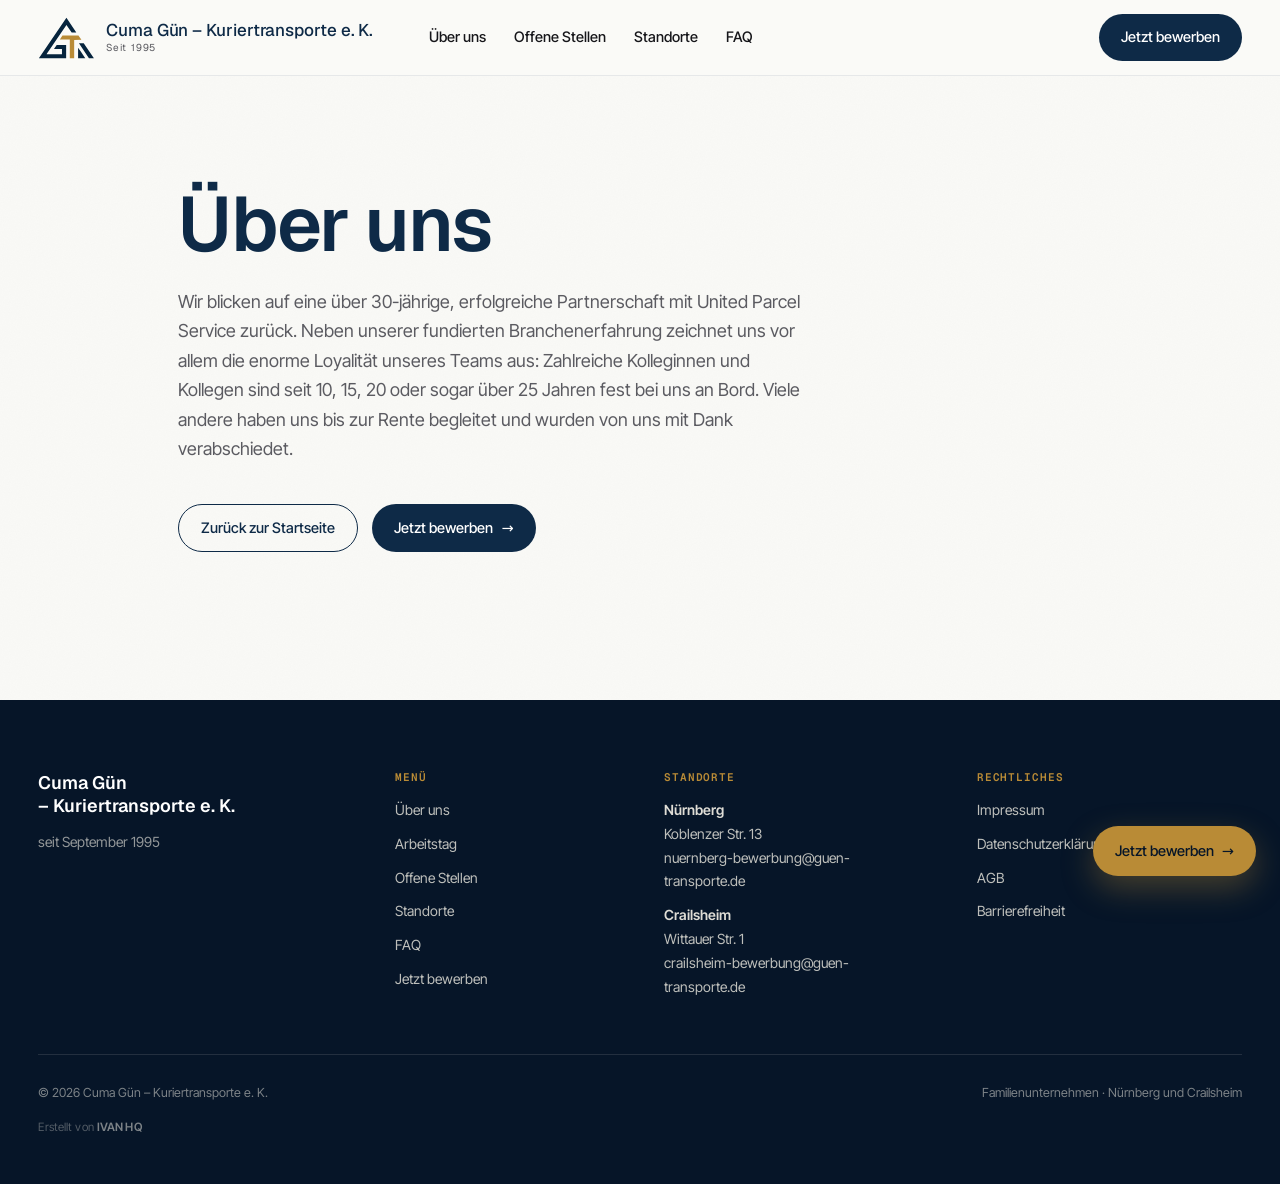
<file: ueber-uns.html>
<!DOCTYPE html>
<html lang="de">
<head>
<meta charset="UTF-8" />
<meta name="viewport" content="width=device-width, initial-scale=1.0" />
<title>Über uns · Cuma Gün – Kuriertransporte e. K.</title>
<meta name="description" content="Paketzusteller werden bei Cuma Gün – Kuriertransporte e. K. – Familienunternehmen seit September 1995, im Auftrag von United Parcel Service. Standorte Nürnberg und Crailsheim." />

<!-- OpenGraph -->
<meta property="og:title" content="Über uns · Cuma Gün – Kuriertransporte e. K." />
<meta property="og:description" content="Werden Sie Paketzusteller bei einem familiengeführten Logistikbetrieb mit über 30 Jahren Erfahrung – im Auftrag von United Parcel Service." />
<meta property="og:type" content="website" />
<!-- Domain-bound URLs (keep together — change all four on a domain move) -->
<meta property="og:url" content="https://www.guen-transporte.de/ueber-uns.html" />
<link rel="canonical" href="https://www.guen-transporte.de/ueber-uns.html" />
<meta property="og:image" content="https://www.guen-transporte.de/images/og-image.jpg" />
<meta property="og:image:width" content="1200" />
<meta property="og:image:height" content="630" />
<meta property="og:image:alt" content="Schwarzer UPS-Transporter von Cuma Gün – Kuriertransporte e. K." />
<meta name="twitter:card" content="summary_large_image" />

<link rel="icon" href="data:image/svg+xml,%3Csvg%20xmlns%3D%22http%3A%2F%2Fwww.w3.org%2F2000%2Fsvg%22%20viewBox%3D%22110%20134%20925%20685%22%3E%3Cpath%20d%3D%22M%20764%20637%20L%20764%20806%20L%20881%20805%20L%20808%20697%20Z%20M%20778%20563%20L%20941%20806%20L%201022%20806%20L%20856%20562%20Z%20M%20574%20148%20L%20571%20149%20L%20124%20806%20L%20569%20806%20L%20569%20591%20L%20415%20591%20L%20371%20655%20L%20501%20656%20L%20501%20740%20L%20252%20741%20L%20251%20738%20L%20574%20264%20L%20659%20387%20L%20735%20387%20Z%22%20fill%3D%22%2306243D%22%20fill-rule%3D%22evenodd%22%2F%3E%3Cpath%20d%3D%22M%20509%20436%20L%20467%20499%20L%20629%20500%20L%20629%20806%20L%20700%20806%20L%20700%20508%20L%20818%20507%20L%20818%20505%20L%20770%20436%20Z%22%20fill%3D%22%23b98b36%22%20fill-rule%3D%22evenodd%22%2F%3E%3C%2Fsvg%3E" />

<!-- Fonts: Geist + Inter Tight + Geist Mono -->
<link rel="preload" href="fonts/InterTight-Variable.woff2" as="font" type="font/woff2" crossorigin>
<link rel="preload" href="fonts/Geist-Variable.woff2" as="font" type="font/woff2" crossorigin>
<link rel="stylesheet" href="fonts/fonts.css?v=20261007">

<!-- JSON-LD -->
<script type="application/ld+json">
{
  "@context": "https://schema.org",
  "@type": "LocalBusiness",
  "name": "Cuma Gün – Kuriertransporte e. K.",
  "foundingDate": "1995-09",
  "email": "nuernberg-bewerbung@guen-transporte.de",
  "telephone": "+49 911 6323697",
  "location": [
    {
      "@type": "Place",
      "name": "Standort Nürnberg",
      "address": {
        "@type": "PostalAddress",
        "streetAddress": "Koblenzer Str. 13",
        "postalCode": "90451",
        "addressLocality": "Nürnberg",
        "addressCountry": "DE"
      },
      "openingHoursSpecification": [
        { "@type": "OpeningHoursSpecification", "dayOfWeek": ["Monday","Tuesday","Wednesday","Thursday","Friday"], "opens": "07:00", "closes": "18:00" },
        { "@type": "OpeningHoursSpecification", "dayOfWeek": "Saturday", "opens": "07:00", "closes": "12:00" }
      ]
    },
    {
      "@type": "Place",
      "name": "Standort Crailsheim",
      "address": {
        "@type": "PostalAddress",
        "streetAddress": "Wittauer Straße 1",
        "postalCode": "74564",
        "addressLocality": "Crailsheim",
        "addressCountry": "DE"
      }
    }
  ],
  "contactPoint": {
    "@type": "ContactPoint",
    "contactType": "recruitment",
    "email": "crailsheim-bewerbung@guen-transporte.de",
    "areaServed": "Crailsheim"
  }
}
</script>

<style>
/* ===== Reset & base ===== */
*, *::before, *::after { box-sizing: border-box; }
html { scroll-behavior: smooth; scroll-padding-top: 92px; }
body {
  margin: 0;
  font-family: "Inter Tight", system-ui, -apple-system, "Segoe UI", sans-serif;
  font-size: 17px;
  line-height: 1.55;
  color: #16161A;
  background: #FAFAF7;
  -webkit-font-smoothing: antialiased;
  text-rendering: optimizeLegibility;
}

/* Subtle paper texture */
body::before {
  content: "";
  position: fixed; inset: 0;
  pointer-events: none;
  opacity: 0.035;
  z-index: 1;
  background-image: url("data:image/svg+xml;utf8,<svg xmlns='http://www.w3.org/2000/svg' width='180' height='180'><filter id='n'><feTurbulence type='fractalNoise' baseFrequency='0.85' numOctaves='2' stitchTiles='stitch'/><feColorMatrix values='0 0 0 0 0  0 0 0 0 0  0 0 0 0 0  0 0 0 0.4 0'/></filter><rect width='100%' height='100%' filter='url(%23n)'/></svg>");
}

img { max-width: 100%; display: block; }
a { color: inherit; text-decoration: none; }
button { font: inherit; cursor: pointer; border: 0; background: transparent; color: inherit; }
input, select, textarea { font: inherit; color: inherit; }

h1, h2, h3, h4, h5 {
  font-family: "Geist", system-ui, sans-serif;
  font-weight: 600;
  line-height: 1.05;
  letter-spacing: -0.02em;
  margin: 0;
  color: #0E2A47;
  text-wrap: balance;
}

.mono {
  font-family: "Geist Mono", ui-monospace, "SF Mono", Consolas, monospace;
  font-feature-settings: "ss01", "ss02";
}

:root {
  --navy: #0E2A47;
  --navy-deep: #061528;
  --bronze: #B98B36;
  --bronze-soft: #F2E9D4;
  --bg: #FAFAF7;
  --surface: #FFFFFF;
  --beige: #F4F1EA;
  --ink: #16161A;
  --ink-muted: #5B5B61;
  --line: #E5E2D9;
  --dark-text: #F2EFE5;
  --radius: 18px;
  --shadow-sm: 0 1px 2px rgba(14,42,71,0.06), 0 2px 8px rgba(14,42,71,0.04);
  --shadow-md: 0 8px 32px rgba(14,42,71,0.10), 0 2px 8px rgba(14,42,71,0.05);
}

.container {
  width: 100%;
  max-width: 1280px;
  margin: 0 auto;
  padding: 0 clamp(20px, 3vw, 40px);
  position: relative;
  z-index: 2;
}

@media (max-width: 768px) {
  .container { padding: 0 20px; }
  body { font-size: 16px; }
}

section { padding: 100px 0; position: relative; }
.hero { padding: 110px 0 60px !important; }
@media (max-width: 768px) { section { padding: 64px 0; } .hero { padding: 90px 0 50px !important; } }

.section-kicker {
  font-family: "Geist Mono", ui-monospace, "SF Mono", Consolas, monospace;
  font-size: 13px;
  letter-spacing: 0.06em;
  color: var(--bronze);
  text-transform: uppercase;
  margin-bottom: 20px;
}

.section-h2 {
  font-size: clamp(34px, 4.5vw, 56px);
  margin-bottom: 18px;
  max-width: 18ch;
}
.section-h2 .em {
  font-style: normal;
  color: var(--bronze);
  font-weight: 700;
}
.section-h2 .em::after { display: none; }

.section-lede {
  font-size: clamp(17px, 1.4vw, 19px);
  color: var(--ink-muted);
  max-width: 62ch;
  margin: 0 0 56px;
  line-height: 1.6;
}

.section--dark { background: var(--navy); color: var(--dark-text); }
.section--dark h2, .section--dark h3 { color: #fff; }
.section--dark .section-lede { color: rgba(242,239,229,0.78); }
.section--dark .section-kicker { color: var(--bronze); }

.section--beige { background: var(--beige); }

/* Reveal */
.reveal { opacity: 0; transform: translateY(24px); transition: opacity 0.8s ease, transform 0.8s cubic-bezier(.2,.7,.2,1); }
.reveal.in { opacity: 1; transform: none; }

/* ============== HEADER ============== */
.header {
  position: fixed; top: 0; left: 0; right: 0;
  height: 76px;
  z-index: 150;
  display: flex; align-items: center;
  transition: box-shadow 0.3s, border-color 0.3s;
  background: #FAFAF7;
  border-bottom: 1px solid rgba(6,36,61,0.08);
}
.header.scrolled {
  border-bottom-color: rgba(6,36,61,0.08);
  box-shadow: 0 1px 12px rgba(6,36,61,0.06);
}
.header__inner {
  display: flex; align-items: center; gap: 32px;
  width: 100%;
}
.brand {
  display: flex; flex-direction: row; align-items: center; gap: 11px;
  font-family: "Geist", system-ui, sans-serif;
  min-width: 0;
}
.brand__logo {
  height: 42px; width: auto;
  display: block;
  flex-shrink: 0;
}
.brand__text {
  display: flex; flex-direction: column; line-height: 1; gap: 4px;
  min-width: 0;
}
@media (max-width: 430px) {
  .brand__sub { display: none; }
  .brand__name { font-size: 13.5px; }
}
.brand__name {
  font-weight: 500;
  font-size: 17px;
  color: #0e2a47;
  letter-spacing: -0.005em;
  white-space: nowrap;
  overflow: hidden;
  text-overflow: ellipsis;
}
.brand__sub {
  font-size: 10px;
  letter-spacing: 0.08em;
  color: var(--ink-muted);
  white-space: nowrap;
}
.brand__co { color: inherit; font-weight: inherit; }

.nav { display: flex; gap: 28px; margin-left: 24px; }
.nav a {
  font-size: 14.5px;
  font-weight: 500;
  color: var(--ink);
  position: relative;
  padding: 6px 0;
}
.nav a:hover { color: var(--bronze); }

.header__right { margin-left: auto; display: flex; align-items: center; gap: 18px; flex-shrink: 0; }


.header__phone {
  font-size: 14px; font-weight: 500; color: var(--ink);
  display: flex; align-items: center; gap: 6px;
}
.header__phone:hover { color: var(--bronze); }

.btn {
  display: inline-flex; align-items: center; gap: 8px;
  padding: 12px 22px;
  border-radius: 999px;
  font-weight: 500; font-size: 14.5px;
  font-family: "Inter Tight", system-ui, -apple-system, "Segoe UI", sans-serif;
  transition: all 0.25s cubic-bezier(.2,.7,.2,1);
  cursor: pointer;
  white-space: nowrap;
}
.btn--primary { background: var(--navy); color: #fff; position: relative; overflow: visible; }
.btn--primary:hover { background: #163759; transform: translateY(-1px); box-shadow: 0 8px 20px rgba(14,42,71,0.18); }
.btn--primary::before {
  content: "";
  position: absolute; inset: 0;
  border-radius: inherit;
  box-shadow: 0 0 0 0 rgba(14,42,71,0.45);
  animation: btnPulse 2.2s ease-out infinite;
  pointer-events: none;
}
@keyframes btnPulse {
  0% { box-shadow: 0 0 0 0 rgba(14,42,71,0.45); }
  70% { box-shadow: 0 0 0 14px rgba(14,42,71,0); }
  100% { box-shadow: 0 0 0 0 rgba(14,42,71,0); }
}
.btn--bronze { background: #B98B36; color: #06243D; }
.btn--bronze:hover { background: #a47a2c; transform: translateY(-1px); box-shadow: 0 8px 20px rgba(185,139,54,0.3); }
.btn--ghost { background: transparent; color: var(--navy); border: 1px solid var(--navy); }
.btn--ghost:hover { background: var(--navy); color: #fff; }
.btn--ghost-light { background: transparent; color: #fff; border: 1px solid rgba(242,239,229,0.4); }
.btn--ghost-light:hover { background: #fff; color: var(--navy); border-color: #fff; }
.btn .arrow { display: inline-block; transition: transform 0.25s; }
.btn:hover .arrow { transform: translateX(3px); }

.burger { display: none; width: 44px; height: 44px; align-items: center; justify-content: center; flex-shrink: 0; margin-right: -8px; }
.burger span { display: block; width: 22px; height: 2px; background: var(--ink); position: relative; }
.burger span::before, .burger span::after { content:""; position: absolute; left: 0; width: 100%; height: 2px; background: var(--ink); }
.burger span::before { top: -7px; }
.burger span::after { top: 7px; }

/* Single header breakpoint: below 1150px the header collapses to a burger panel */
@media (max-width: 1149.98px) {
  .nav { display: none; }
  .header__phone { display: none; }
  .header__cta { display: none; }
  .burger { display: flex; }
  .header__right { gap: 10px; }
}
@media (max-width: 430px) {
  .header__right { gap: 6px; }
}

/* Mobile nav panel */
.mobile-nav {
  position: fixed; inset: 0;
  background: #FAFAF7;
  z-index: 200;
  padding: 24px clamp(20px, 5vw, 40px) 40px;
  display: none;
  flex-direction: column;
  gap: 8px;
  overflow-y: auto;
  overscroll-behavior: contain;
}
.mobile-nav.open { display: flex; }
@media (min-width: 1150px) { .mobile-nav.open { display: none; } }
.mobile-nav__top { display: flex; align-items: center; justify-content: flex-end; min-height: 44px; margin-bottom: 12px; }
.mnav-close {
  position: relative;
  width: 44px; height: 44px; flex-shrink: 0;
  display: flex; align-items: center; justify-content: center;
  border-radius: 999px; border: 1px solid var(--line); background: var(--surface);
  color: var(--navy); cursor: pointer;
}
.mnav-close::before, .mnav-close::after { content: ""; position: absolute; width: 18px; height: 2px; background: currentColor; }
.mnav-close::before { transform: rotate(45deg); }
.mnav-close::after { transform: rotate(-45deg); }
.mobile-nav__links { display: flex; flex-direction: column; gap: 4px; }
.mobile-nav__links a {
  font-size: clamp(20px, 5.5vw, 24px);
  font-family: "Geist", system-ui, sans-serif;
  font-weight: 500; color: var(--navy);
  padding: 12px 0; min-height: 44px; display: flex; align-items: center;
  border-bottom: 1px solid var(--line);
}
.mobile-nav__tel {
  font-family: "Geist Mono", ui-monospace, "SF Mono", Consolas, monospace;
  font-size: 16px; color: var(--ink-muted);
  min-height: 44px; display: flex; align-items: center; margin-top: 8px;
}
.mobile-nav .mobile-cta { margin-top: 24px; color: #fff; justify-content: center; min-height: 52px; align-self: flex-start; }

/* ============== HERO ============== */
.hero {
  padding: 110px 0 60px;
  position: relative;
}
.hero__grid {
  display: grid;
  grid-template-columns: 1.45fr 0.8fr;
  gap: 56px;
  align-items: center;
}
.hero__left {
  display: flex;
  align-items: center;
  gap: 38px;
}
@media (max-width: 1100px) {
  .hero__grid { grid-template-columns: 1.3fr 0.85fr; gap: 40px; }
  .hero__left { gap: 28px; }
}
@media (max-width: 1140px) {
  .hero__grid { grid-template-columns: 1fr; gap: 40px; }
  .hero { padding: 120px 0 60px; }
  .hero__photo-wrap { max-width: 560px; }
}
@media (max-width: 560px) {
  .hero__left { flex-direction: column; align-items: flex-start; gap: 24px; }
}

/* Founder portrait placeholder */
.founder {
  margin: 0;
  flex-shrink: 0;
  width: 220px;
}
.founder__photo {
  position: relative;
  width: 100%;
  aspect-ratio: 3 / 4;
  border-radius: 14px;
  overflow: hidden;
  background: linear-gradient(155deg, var(--navy) 0%, #1d4170 52%, var(--bronze) 150%);
  box-shadow: var(--shadow-md);
}
.founder__photo::before {
  content: "";
  position: absolute; inset: 0;
  background-image: repeating-linear-gradient(135deg, rgba(255,255,255,0.06) 0 11px, rgba(255,255,255,0) 11px 22px);
}
.founder__badge {
  position: absolute;
  top: 12px; left: 12px;
  background: rgba(6,21,40,0.6);
  backdrop-filter: blur(6px);
  -webkit-backdrop-filter: blur(6px);
  color: var(--bronze);
  font-size: 10px;
  letter-spacing: 0.12em;
  padding: 5px 9px;
  border-radius: 999px;
  border: 1px solid rgba(185,139,54,0.4);
}
.founder__cap {
  display: flex; flex-direction: column; gap: 3px;
  margin-top: 14px;
}
.founder__name {
  font-family: "Geist", system-ui, sans-serif;
  font-weight: 600;
  font-size: 15px;
  color: var(--navy);
  letter-spacing: -0.01em;
}
.founder__role {
  font-size: 13px;
  color: var(--ink-muted);
}
.founder__note { margin-top: 4px; }
@media (max-width: 560px) {
  .founder { width: 180px; }
}

/* New hero text lines */
.hero__ups {
  font-family: "Inter Tight", system-ui, -apple-system, "Segoe UI", sans-serif;
  font-style: italic;
  font-size: clamp(15px, 1.4vw, 18px);
  color: var(--ink);
  margin: -8px 0 18px;
  max-width: 46ch;
  line-height: 1.45;
}
.hero__sub {
  font-family: "Geist", system-ui, sans-serif;
  font-size: clamp(19px, 1.9vw, 25px);
  color: var(--bronze);
  font-weight: 500;
  margin: 0 0 26px;
  letter-spacing: -0.01em;
}

.hero__eyebrow {
  display: inline-flex; align-items: center; gap: 10px;
  padding: 7px 14px 7px 12px;
  border: 1px solid var(--line);
  border-radius: 999px;
  background: var(--surface);
  font-size: 13px;
  font-family: "Geist Mono", ui-monospace, "SF Mono", Consolas, monospace;
  letter-spacing: 0.02em;
  color: var(--ink-muted);
  margin-bottom: 28px;
}
.hero__eyebrow .dot {
  width: 8px; height: 8px; border-radius: 50%;
  background: #2db168;
  box-shadow: 0 0 0 0 rgba(45,177,104,0.5);
  animation: pulseDot 2s ease-out infinite;
}
@keyframes pulseDot {
  0% { box-shadow: 0 0 0 0 rgba(45,177,104,0.6); }
  70% { box-shadow: 0 0 0 12px rgba(45,177,104,0); }
  100% { box-shadow: 0 0 0 0 rgba(45,177,104,0); }
}

.hero h1 {
  font-size: clamp(38px, 5.5vw, 68px);
  letter-spacing: -0.025em;
  margin-bottom: 26px;
}
.hero h1 .bronze {
  color: var(--bronze);
  font-style: normal;
}

.hero__lede {
  font-size: clamp(16px, 1.3vw, 18px);
  color: var(--ink-muted);
  margin: 0 0 36px;
  max-width: 52ch;
  line-height: 1.6;
}

.hero__cta { display: flex; gap: 14px; flex-wrap: wrap; }

.hero__photo-wrap {
  position: relative;
  border-radius: var(--radius);
  overflow: hidden;
  aspect-ratio: 4/5;
  background: var(--beige);
  box-shadow: var(--shadow-md);
}
.hero__photo {
  width: 100%; height: 100%;
  object-fit: cover;
  animation: kenBurns 20s ease-in-out infinite alternate;
}
@keyframes kenBurns {
  0% { transform: scale(1.0) translate(0,0); }
  100% { transform: scale(1.04) translate(-1%, -1%); }
}
.hero__caption {
  position: absolute;
  bottom: 16px; left: 16px;
  padding: 9px 14px;
  border-radius: 999px;
  background: rgba(14,42,71,0.78);
  backdrop-filter: blur(8px);
  -webkit-backdrop-filter: blur(8px);
  color: #fff;
  font-size: 12.5px;
  font-family: "Geist Mono", ui-monospace, "SF Mono", Consolas, monospace;
  letter-spacing: 0.02em;
}

/* Stats strip */
.hero__stats {
  margin-top: 56px;
  padding-top: 28px;
  border-top: 1px solid var(--line);
  display: grid;
  grid-template-columns: repeat(3, 1fr);
  gap: 40px;
}
@media (max-width: 768px) {
  .hero__stats { grid-template-columns: 1fr; gap: 28px; margin-top: 40px; }
}
.stat__num {
  font-family: "Geist", system-ui, sans-serif;
  font-size: clamp(48px, 5vw, 64px);
  font-weight: 600;
  color: var(--navy);
  letter-spacing: -0.03em;
  line-height: 1;
  margin-bottom: 8px;
  display: flex;
  align-items: baseline;
  gap: 4px;
}
.stat__num .accent { color: var(--bronze); }
.stat__num .unit { font-size: 0.45em; color: var(--ink-muted); font-weight: 500; margin-left: 6px; }
.stat__label {
  font-size: 14.5px;
  color: var(--ink-muted);
  max-width: 32ch;
  line-height: 1.5;
}

.sticky-apply {
  position: fixed;
  bottom: 24px; right: 24px;
  z-index: 90;
  padding: 14px 22px;
  font-size: 14.5px;
  font-weight: 500;
  background: var(--bronze);
  color: #fff;
  box-shadow: 0 12px 32px rgba(185,139,54,0.35);
  display: inline-flex; align-items: center; gap: 8px;
  border-radius: 999px;
  overflow: visible;
  position: fixed;
}
.sticky-apply::before {
  content: "";
  position: absolute; inset: 0;
  border-radius: inherit;
  box-shadow: 0 0 0 0 rgba(185,139,54,0.45);
  animation: stickyPulse 2.2s ease-out infinite;
  pointer-events: none;
}
@keyframes stickyPulse {
  0%   { box-shadow: 0 0 0 0 rgba(185,139,54,0.45); }
  70%  { box-shadow: 0 0 0 18px rgba(185,139,54,0); }
  100% { box-shadow: 0 0 0 0 rgba(185,139,54,0); }
}
.sticky-apply:hover { transform: translateY(-2px); }
/* Space freed at the end of the page so the sticky CTA never covers content.
   --sticky-clear = button height + its offset from the edge. */
@media (max-width: 1149.98px) {
  :root { --sticky-clear: calc(68px + env(safe-area-inset-bottom)); }
  body .footer { padding-bottom: calc(36px + var(--sticky-clear)); }
}
@media (max-width: 600px) {
  .sticky-apply { bottom: 16px; right: 16px; padding: 12px 18px; font-size: 13.5px; }
}
body .sticky-apply { transition: transform .2s ease, opacity .2s ease; }
@media (max-width: 1149.98px) {
  body .sticky-apply.is-hidden { transform: translateY(calc(100% + 24px)); opacity: 0; pointer-events: none; }
}
@media (prefers-reduced-motion: reduce) { body .sticky-apply { transition: none; } }
/* Never let the CTA glow through an open overlay */
body:has(.mobile-nav.open) .sticky-apply { display: none; }

/* Demo footnote (small grey text) */
.demo-note {
  display: inline-block;
  font-family: "Geist Mono", ui-monospace, "SF Mono", Consolas, monospace;
  font-size: 11px;
  color: var(--ink-muted);
  letter-spacing: 0.02em;
  opacity: 0.7;
}

/* Lesbare Schrift auf Bronze (Kontrast ≥ 4,5) */
.sticky-apply { color: var(--navy-deep) !important; }
</style>
</head>
<body>
<a class="skip-link" href="#main">Zum Inhalt springen</a>

<!-- ============== HEADER ============== -->
<header class="header" id="header">
  <div class="container header__inner">
    <a href="index.html" class="brand">
      <svg class="brand__logo" viewBox="110 134 925 685" role="img" aria-label="Cuma Gün – Kuriertransporte e. K. Logo"><path d="M 764 637 L 764 806 L 881 805 L 808 697 Z M 778 563 L 941 806 L 1022 806 L 856 562 Z M 574 148 L 571 149 L 124 806 L 569 806 L 569 591 L 415 591 L 371 655 L 501 656 L 501 740 L 252 741 L 251 738 L 574 264 L 659 387 L 735 387 Z" fill="#06243D" fill-rule="evenodd"></path><path d="M 509 436 L 467 499 L 629 500 L 629 806 L 700 806 L 700 508 L 818 507 L 818 505 L 770 436 Z" fill="#b98b36" fill-rule="evenodd"></path></svg>
      <span class="brand__text">
        <span class="brand__name"><span class="brand__co">Cuma Gün</span><span class="brand__rest"> – Kuriertransporte e. K.</span></span>
        <span class="brand__sub" data-i18n="brand_sub">Seit 1995</span>
      </span>
    </a>
    <nav class="nav">
      <a href="ueber-uns.html" data-i18n="nav_ueber">Über uns</a>
      <a href="index.html#stellen" data-i18n="nav_stellen">Offene Stellen</a>
      <a href="index.html#standorte" data-i18n="nav_standorte">Standorte</a>
      <a href="index.html#faq" data-i18n="nav_faq">FAQ</a>
    </nav>
    <div class="header__right">
      <a href="index.html#bewerbung" class="btn btn--primary header__cta" data-i18n="cta_apply">Jetzt bewerben</a>
      <button class="burger" id="burger" aria-label="Menü öffnen"><span></span></button>
    </div>
  </div>
</header>

<!-- Mobile nav -->
<div class="mobile-nav" id="mobileNav" role="dialog" aria-modal="true" aria-label="Menü" aria-hidden="true">
  <div class="mobile-nav__top">
    <button class="mnav-close" id="mnavClose" aria-label="Menü schließen"></button>
  </div>
  <nav class="mobile-nav__links">
    <a href="ueber-uns.html" data-i18n="nav_ueber">Über uns</a>
    <a href="index.html#stellen" data-i18n="nav_stellen">Offene Stellen</a>
    <a href="index.html#standorte" data-i18n="nav_standorte">Standorte</a>
    <a href="index.html#faq" data-i18n="nav_faq">FAQ</a>
  </nav>
  <a class="mobile-nav__tel" href="tel:+499116323697">+49 911 6323697</a>
  <a href="index.html#bewerbung" class="btn btn--primary mobile-cta" data-i18n="cta_apply">Jetzt bewerben</a>
</div>

<a id="top"></a>



<!-- ============== ÜBER UNS (placeholder) ============== -->
<main id="main" tabindex="-1">
<section class="ueber">
  <div class="container">
    <h1 class="ueber__h1" data-i18n="ueber_h1">Über uns</h1>
    <p class="ueber__body" data-i18n="ueber_body">Wir blicken auf eine über 30-jährige, erfolgreiche Partnerschaft mit United Parcel Service zurück. Neben unserer fundierten Branchenerfahrung zeichnet uns vor allem die enorme Loyalität unseres Teams aus: Zahlreiche Kolleginnen und Kollegen sind seit 10, 15, 20 oder sogar über 25 Jahren fest bei uns an Bord. Viele andere haben uns bis zur Rente begleitet und wurden von uns mit Dank verabschiedet.</p>
    <div class="ueber__cta">
      <a href="index.html" class="btn btn--ghost" data-i18n="ueber_home">Zurück zur Startseite</a>
      <a href="index.html#bewerbung" class="btn btn--primary"><span data-i18n="cta_apply">Jetzt bewerben</span> <span class="arrow">→</span></a>
    </div>
  </div>
</section>
</main>

<style>
.ueber {
  padding: 184px 0 120px;
  min-height: calc(100vh - 360px);
  display: flex;
  align-items: center;
}
.ueber .container { max-width: 1000px; }
.ueber__h1 {
  font-size: clamp(44px, 6vw, 80px);
  letter-spacing: -0.025em;
  margin-bottom: 22px;
}
.ueber__lede {
  font-family: "Geist", system-ui, sans-serif;
  font-size: clamp(20px, 2vw, 26px);
  color: var(--bronze);
  font-weight: 500;
  margin: 0 0 24px;
  letter-spacing: -0.01em;
}
.ueber__body {
  font-size: clamp(17px, 1.4vw, 19px);
  color: var(--ink-muted);
  text-align: left;
  max-width: 64ch;
  line-height: 1.65;
  margin: 0 0 40px;
}
.ueber__cta { display: flex; gap: 14px; flex-wrap: wrap; margin-bottom: 28px; }
.ueber__note { display: inline-block; }
@media (max-width: 768px) { .ueber { padding: 150px 0 90px; } }
</style>


<!-- ============== FOOTER ============== -->
<footer class="footer">
  <div class="container">
    <div class="footer__grid">
      <div class="footer__col">
        <div class="footer__brand">Cuma Gün<br/>– Kuriertransporte e. K.</div>
        <p class="footer__tagline" data-i18n="footer_tagline">Familiengeführter Kurierdienst seit September 1995.</p>
      </div>
      <div class="footer__col">
        <h4 class="footer__h" data-i18n="footer_menu">Menü</h4>
        <ul>
          <li><a href="ueber-uns.html" data-i18n="nav_ueber">Über uns</a></li>
          <li><a href="index.html#arbeitstag" data-i18n="nav_arbeitstag">Arbeitstag</a></li>
          <li><a href="index.html#stellen" data-i18n="nav_stellen">Offene Stellen</a></li>
          <li><a href="index.html#standorte" data-i18n="nav_standorte">Standorte</a></li>
          <li><a href="index.html#faq" data-i18n="nav_faq">FAQ</a></li>
          <li><a href="index.html#bewerbung" data-i18n="cta_apply">Jetzt bewerben</a></li>
        </ul>
      </div>
      <div class="footer__col">
        <h4 class="footer__h" data-i18n="footer_locations">Standorte</h4>
        <ul>
          <li><strong>Nürnberg</strong><br/>Koblenzer Str. 13<br/><a href="mailto:nuernberg-bewerbung@guen-transporte.de">nuernberg-bewerbung@guen-transporte.de</a></li>
          <li><strong>Crailsheim</strong><br/>Wittauer Str. 1<br/><a href="mailto:crailsheim-bewerbung@guen-transporte.de">crailsheim-bewerbung@guen-transporte.de</a></li>
        </ul>
      </div>
      <div class="footer__col">
        <h4 class="footer__h" data-i18n="footer_legal">Rechtliches</h4>
        <ul>
          <li><a href="index.html#impressum" data-i18n="footer_imprint">Impressum</a></li>
          <li><a href="index.html#datenschutz" data-i18n="footer_privacy">Datenschutzerklärung</a></li>
          <li><a href="index.html#agb">AGB</a></li>
          <li><a href="index.html#barrierefreiheit" data-i18n="footer_a11y">Barrierefreiheit</a></li>
        </ul>
      </div>
    </div>
    <div class="footer__bottom">
      <span>© 2026 Cuma Gün – Kuriertransporte e. K.</span>
      <span data-i18n="footer_family">Familienunternehmen · Nürnberg und Crailsheim</span>
    </div>
    <p class="footer__credit">Erstellt von <a class="footer__credit-link" href="https://ivanhq.com" target="_blank" rel="noopener noreferrer">IVAN HQ</a></p>
  </div>
</footer>

<style>
.footer {
  background: var(--navy-deep);
  color: rgba(242,239,229,0.78);
  padding: 72px 0 36px;
  position: relative;
  z-index: 2;
}
.footer__grid {
  display: grid;
  grid-template-columns: 1.4fr 1fr 1.2fr 1.2fr;
  gap: 48px;
  margin-bottom: 56px;
}
@media (max-width: 900px) { .footer__grid { grid-template-columns: 1fr 1fr; gap: 36px; } }
@media (max-width: 500px) { .footer__grid { grid-template-columns: 1fr; } }
.footer__brand {
  font-family: "Geist", system-ui, sans-serif;
  font-size: 18px;
  font-weight: 600;
  color: #fff;
  line-height: 1.25;
  margin-bottom: 14px;
}
.footer__tagline { font-size: 14px; max-width: 32ch; color: rgba(242,239,229,0.6); margin: 0; line-height: 1.55; }
.footer__h {
  font-family: "Geist Mono", ui-monospace, "SF Mono", Consolas, monospace;
  font-size: 11px;
  letter-spacing: 0.08em;
  text-transform: uppercase;
  color: var(--bronze);
  margin: 0 0 14px;
}
.footer__col ul { list-style: none; padding: 0; margin: 0; display: flex; flex-direction: column; gap: 10px; font-size: 14px; }
.footer__col li { line-height: 1.7; }
.footer__col a:hover { color: var(--bronze); }
.footer__col strong { color: rgba(242,239,229,0.92); font-weight: 600; }
.footer__bottom {
  border-top: 1px solid rgba(242,239,229,0.12);
  padding-top: 28px;
  display: flex; justify-content: space-between; align-items: center;
  gap: 18px; flex-wrap: wrap;
  font-size: 12.5px;
  color: rgba(242,239,229,0.5);
}
.footer__credit { margin-top: 16px; font-size: 11.5px; letter-spacing: .01em; color: rgba(242,239,229,0.32); }
.footer__credit span { color: rgba(242,239,229,0.5); font-weight: 600; }
.footer__credit-link { display: inline-block; min-height: 44px; line-height: 44px; margin: -14px 0; color: rgba(242,239,229,0.5); font-weight: 600; text-decoration: none; transition: color .2s; }
.footer__credit-link:hover, .footer__credit-link:focus-visible { color: #B98B36; text-decoration: underline; }
.footer__credit-link:focus-visible { outline: 2px solid #B98B36; outline-offset: 3px; }
.footer__socials { display: flex; gap: 8px; margin-top: 18px; }
.social {
  width: 36px; height: 36px;
  border-radius: 50%;
  border: 1px solid rgba(242,239,229,0.22);
  display: inline-flex; align-items: center; justify-content: center;
  color: rgba(242,239,229,0.7);
  transition: color .2s, border-color .2s, background .2s, transform .2s;
}
.social:hover {
  color: var(--bronze);
  border-color: var(--bronze);
  transform: translateY(-2px);
}
.social--text span {
  font-family: "Geist", system-ui, sans-serif;
  font-weight: 700;
  font-size: 14px;
  letter-spacing: -0.02em;
}
</style>

  </div>
</div>

<style>
/* ---- Mobile typography + touch-target fixes ---- */
@media (max-width: 1149.98px) {
  .hero h1, .hero__ups, .hero__lede, .ueber__body, .ueber__h1 { overflow-wrap: break-word; }
  .hero__grid > *, .hero__left, .hero__text, .bew-grid > *, .form-grid > *, .footer__grid > * { min-width: 0; }
  .vsteps__label, .section-kicker, .form-kicker, .empmodal__kicker,
  .hero__eyebrow, .job__tag, .loc__dl dt, .stimmen__kicker { overflow-wrap: break-word; hyphens: auto; }
}
/* 44x44 hit areas without changing the visual size */
.faq__toggle::after, .empmodal__close::after {
  content: ""; position: absolute; top: 50%; left: 50%;
  transform: translate(-50%, -50%);
  width: 44px; height: 44px; border-radius: 50%;
}
.empmodal__close { position: absolute; }

/* ---- Mobile bottom CTA bar (below 1150px) ---- */
.cta-bar {
  position: fixed; left: 0; right: 0; bottom: 0; z-index: 190;
  display: none;
  background: #06243D;
  padding: 12px 16px calc(12px + env(safe-area-inset-bottom));
  border-top: 1px solid rgba(255,255,255,0.10);
  box-shadow: 0 -8px 24px rgba(6,21,40,0.22);
  transition: transform .2s ease, opacity .2s ease;
}
.cta-bar__btn {
  display: flex; align-items: center; justify-content: center; gap: 8px;
  height: 44px; width: 100%;
  background: #B98B36; color: #06243D;
  border-radius: 999px;
  font-family: "Geist", system-ui, sans-serif;
  font-weight: 600; font-size: 15px; letter-spacing: -0.005em;
  text-decoration: none;
}
.cta-bar__btn:hover { background: #a87d2e; color: #06243D; }
.cta-bar.is-hidden { transform: translateY(100%); opacity: 0; pointer-events: none; }
@media (max-width: 1149.98px) {
  .cta-bar { display: block; }
  body .sticky-apply { display: none; }
}
@media (prefers-reduced-motion: reduce) { .cta-bar { transition: none; } }
.skip-link{position:absolute;left:16px;top:-120px;z-index:10000;padding:12px 18px;background:var(--navy);color:#fff;border-radius:8px;font-weight:600;text-decoration:none}.skip-link:focus{top:16px;outline:2px solid var(--bronze);outline-offset:2px}
#main:focus{outline:none}
.marquee__controls{display:flex;justify-content:flex-end;margin-top:32px;margin-bottom:-28px}
.marquee__pause{min-height:44px;padding:0 18px;border:1px solid var(--line);border-radius:999px;background:transparent;color:var(--navy);font-family:"Geist",system-ui,sans-serif;font-weight:500;font-size:14px;cursor:pointer}
.marquee__pause:focus-visible{outline:2px solid var(--navy);outline-offset:2px}
@media (hover:hover){.marquee__pause:hover{border-color:var(--navy)}}
.marquee.is-paused .marquee__track,.marquee:focus-within .marquee__track{animation-play-state:paused}
@media (prefers-reduced-motion: reduce){.marquee__track,.hero__photo,.dot,.btn--primary,.sticky-apply{animation:none !important}.marquee{overflow-x:auto}.marquee__track{transform:none}.marquee__controls{display:none}}
/* Any open overlay hides the bar and the desktop pill alike */
body.overlay-open .cta-bar,
body.overlay-open .sticky-apply { display: none; }
/* Brand name wraps to two lines instead of being cut off */
@media (max-width: 430px) {
  .brand__name { white-space: normal; overflow: visible; text-overflow: clip; font-size: 13px; line-height: 1.16; }
  .brand__co { display: block; white-space: nowrap; }
  .brand__rest { display: block; white-space: nowrap; font-size: 10.5px; letter-spacing: 0; color: var(--ink-muted); }
}
@media (max-width: 359.98px) {
  .brand__rest { display: none; }
}
</style>



<div class="cta-bar" id="ctaBar">
  <a href="index.html#bewerbung" class="cta-bar__btn" data-i18n="cta_apply">Jetzt bewerben</a>
</div>
<!-- Sticky apply CTA -->
<a href="index.html#bewerbung" class="sticky-apply btn btn--bronze" id="stickyApply">
  <span data-i18n="cta_apply">Jetzt bewerben</span>
  <span class="arrow">→</span>
</a>

<script src="app.js?v=20261007"></script>
</body>
</html>
</file>
<file: fonts/fonts.css>
/* ==========================================================================
   Selbstgehostete Schriften – Cuma Gün – Kuriertransporte e. K.
   Keine externen Font-CDNs, keine Verbindung zu Google Fonts.

   Geist / Geist Mono  – © 2023 Vercel, SIL Open Font License 1.1 (OFL-Geist.txt)
   Inter Tight         – © 2020 Rasmus Andersson, SIL Open Font License 1.1
                         (OFL-InterTight.txt)

   Variable Fonts: ein Datei pro Familie deckt 100–900 ab.
   Inter Tight ist auf Latin + Latin Extended reduziert (Subset).
   ========================================================================== */

@font-face {
  font-family: "Inter Tight";
  src: url("InterTight-Variable.woff2") format("woff2-variations"),
       url("InterTight-Variable.woff2") format("woff2");
  font-weight: 100 900;
  font-style: normal;
  font-display: swap;
}

@font-face {
  font-family: "Inter Tight";
  src: url("InterTight-Italic-Variable.woff2") format("woff2-variations"),
       url("InterTight-Italic-Variable.woff2") format("woff2");
  font-weight: 100 900;
  font-style: italic;
  font-display: swap;
}

@font-face {
  font-family: "Geist";
  src: url("Geist-Variable.woff2") format("woff2-variations"),
       url("Geist-Variable.woff2") format("woff2");
  font-weight: 100 900;
  font-style: normal;
  font-display: swap;
}

@font-face {
  font-family: "Geist";
  src: url("Geist-Italic-Variable.woff2") format("woff2-variations"),
       url("Geist-Italic-Variable.woff2") format("woff2");
  font-weight: 100 900;
  font-style: italic;
  font-display: swap;
}

@font-face {
  font-family: "Geist Mono";
  src: url("GeistMono-Variable.woff2") format("woff2-variations"),
       url("GeistMono-Variable.woff2") format("woff2");
  font-weight: 100 900;
  font-style: normal;
  font-display: swap;
}
</file>
